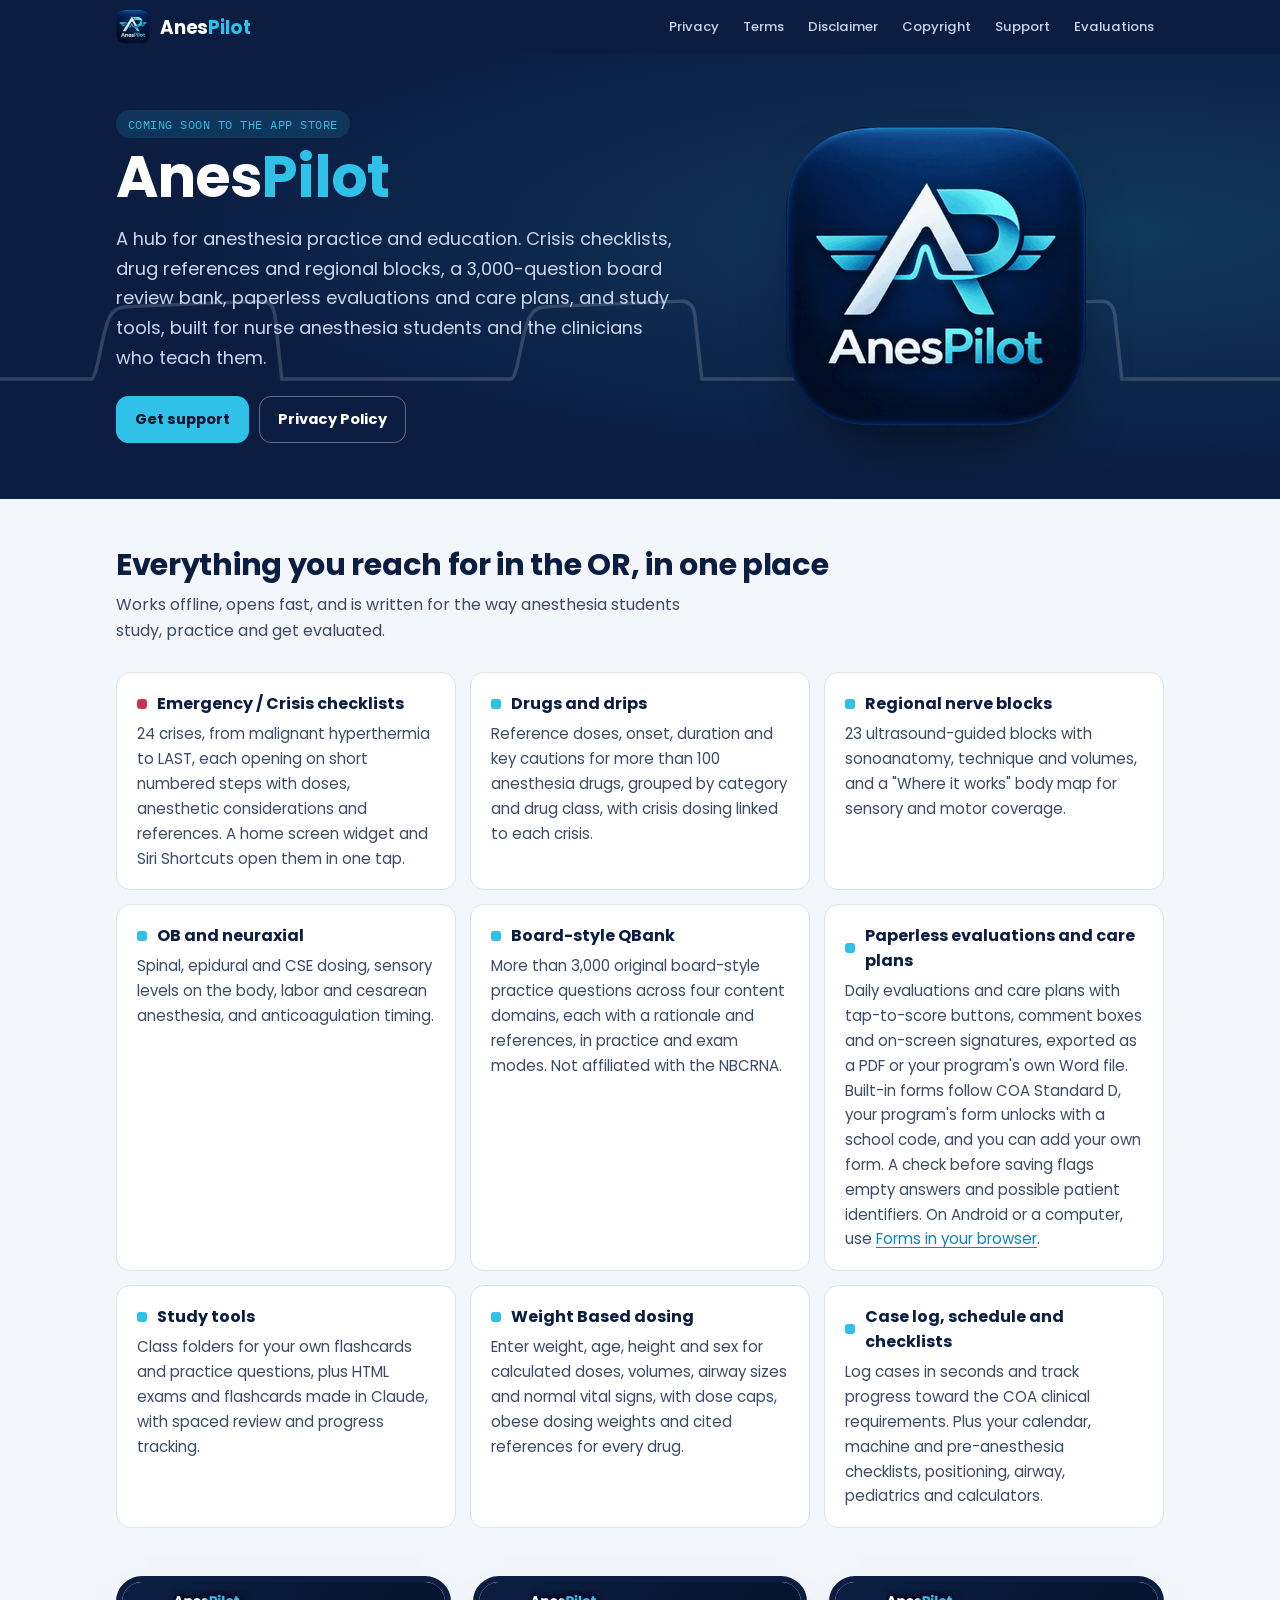
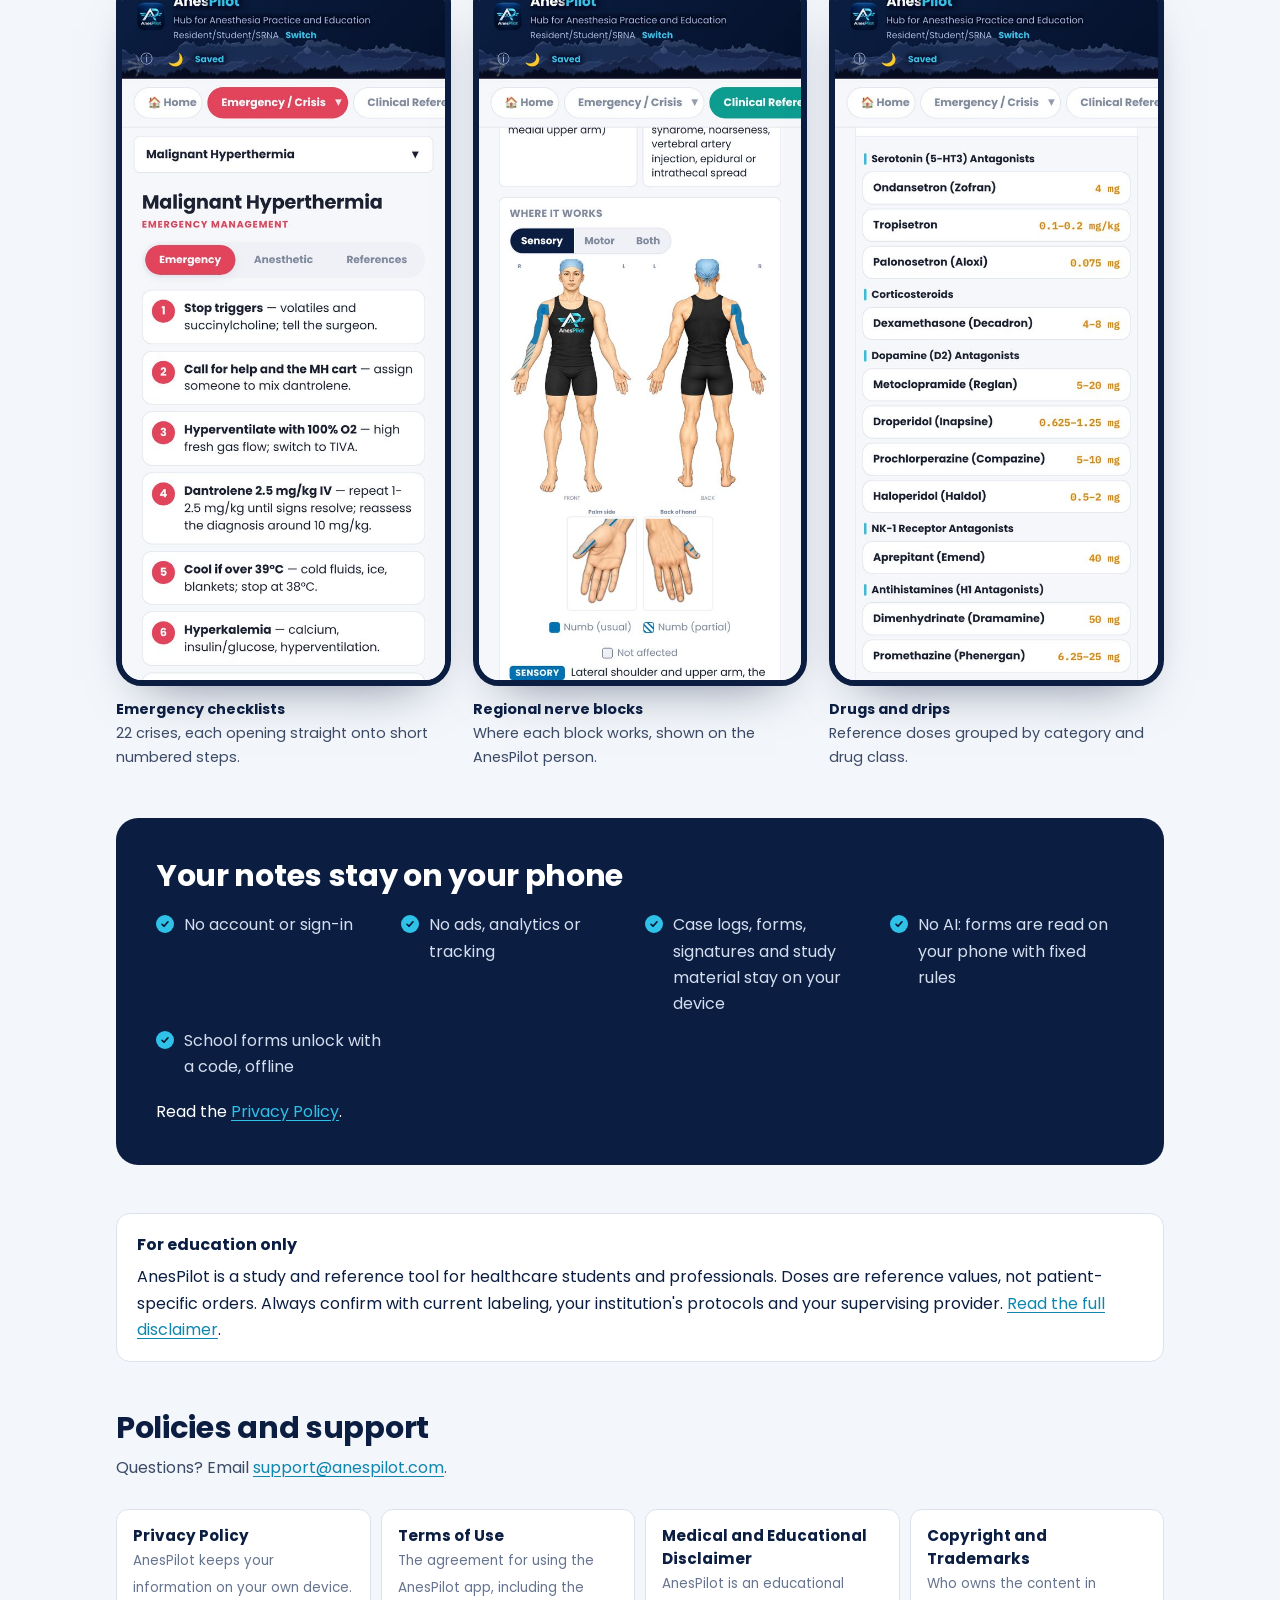
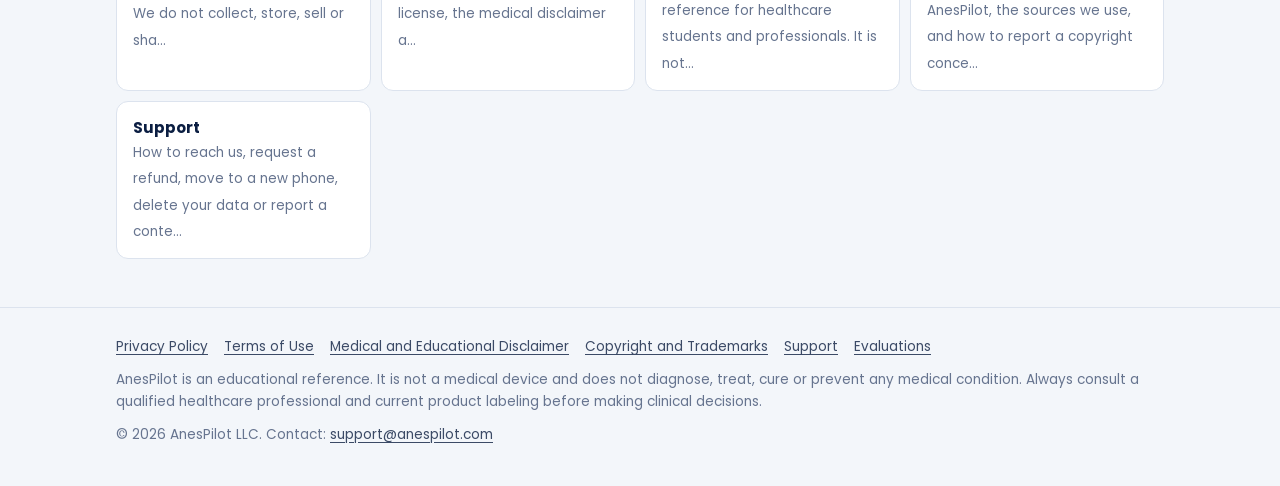
<file: index.html>
<!doctype html>
<html lang="en"><head><meta charset="utf-8"><meta name="viewport" content="width=device-width, initial-scale=1, viewport-fit=cover"><meta name="description" content="AnesPilot: crisis checklists, drug and block references, a board review question bank, paperless evaluations and care plans, and study tools for nurse anesthesia students."><link rel="icon" href="/assets/logo-96.png"><title>AnesPilot</title>
<style>@font-face{font-family:'Poppins';font-style:normal;font-weight:400;font-display:swap;src:url([data-uri]) format('woff')}
@font-face{font-family:'Poppins';font-style:normal;font-weight:500;font-display:swap;src:url([data-uri]) format('woff')}
@font-face{font-family:'Poppins';font-style:normal;font-weight:600 800;font-display:swap;src:url([data-uri]) format('woff')}
@font-face{font-family:'IBM Plex Mono';font-style:normal;font-weight:400 500;font-display:swap;src:url([data-uri]) format('woff')}
/* Layout: one reading column (66ch) with a sticky contents rail on wide screens; home is a stacked set of bands.
   Palette and type follow the app: deep navy, the logo's cyan, Poppins; IBM Plex Mono for dates and labels. */
:root{
  --bg:#F3F6FA; --surface:#FFFFFF; --ink:#0B1E42; --ink-2:#3B4A66; --muted:#66748F; --line:#DCE3EE;
  --accent:#0E86AE; --accent-soft:#E2F4FA; --brand:#2FC1E8; --alert:#C8364D; --alert-soft:#FBE9EC; --mark:#FFE7A8; --mark-ink:#5A3D00;
  --f-display:'Poppins', ui-sans-serif, system-ui, -apple-system, 'Segoe UI', sans-serif;
  --f-body:'Poppins', ui-sans-serif, system-ui, -apple-system, 'Segoe UI', sans-serif;
  --f-mono:'IBM Plex Mono', ui-monospace, 'SF Mono', Menlo, monospace;
  --r:14px; --bezel:#0B1E42; color-scheme:light;
}
@media (prefers-color-scheme: dark){ :root:not([data-theme="light"]){
  --bg:#08111F; --surface:#0F1C31; --ink:#E8EEF8; --ink-2:#C2CEE2; --muted:#8E9DB8; --line:#22324D;
  --accent:#5FD0F0; --accent-soft:#0F2A3A; --brand:#2FC1E8; --alert:#F07186; --alert-soft:#3A1520; --mark:#5A4410; --mark-ink:#FFE7A8; --bezel:#1E2C45; color-scheme:dark } }
:root[data-theme="dark"]{
  --bg:#08111F; --surface:#0F1C31; --ink:#E8EEF8; --ink-2:#C2CEE2; --muted:#8E9DB8; --line:#22324D;
  --accent:#5FD0F0; --accent-soft:#0F2A3A; --brand:#2FC1E8; --alert:#F07186; --alert-soft:#3A1520; --mark:#5A4410; --mark-ink:#FFE7A8; --bezel:#1E2C45; color-scheme:dark }
*{box-sizing:border-box}
html{-webkit-text-size-adjust:100%}
body{margin:0;background:var(--bg);color:var(--ink);font:400 16px/1.65 var(--f-body);-webkit-font-smoothing:antialiased}
a{color:var(--accent);text-underline-offset:3px}
a:focus-visible,summary:focus-visible{outline:3px solid var(--brand);outline-offset:2px;border-radius:6px}
img{max-width:100%;height:auto}
.wrap{max-width:1080px;margin:0 auto;padding-left:max(16px, env(safe-area-inset-left, 0px));padding-right:max(16px, env(safe-area-inset-right, 0px))}
mark.ph{background:var(--mark);color:var(--mark-ink);padding:0 4px;border-radius:4px;font:600 .85em var(--f-mono)}
/* header */
.top{position:sticky;top:env(safe-area-inset-top, 0px);z-index:5;background:var(--ink);color:#fff}
:root[data-theme="dark"] .top{background:#050C18}
@media (prefers-color-scheme: dark){ :root:not([data-theme="light"]) .top{background:#050C18} }
.top .wrap{display:flex;align-items:center;gap:16px;padding-block:10px;flex-wrap:wrap}
.brand{display:flex;align-items:center;gap:10px;color:#fff;text-decoration:none;font:700 1.15rem var(--f-display);letter-spacing:-.01em}
.brand img{width:34px;height:34px;border-radius:9px}
.brand b{color:var(--brand);font-weight:700}
.nav{display:flex;gap:4px;flex-wrap:wrap;margin-left:auto}
.nav a{color:#C9D5EA;text-decoration:none;font:500 .82rem var(--f-display);padding:6px 10px;border-radius:999px}
.nav a:hover{color:#fff;background:rgba(255,255,255,.08)}
.nav a[aria-current="page"]{color:#06122A;background:var(--brand)}
/* policy pages */
.phead{padding-block:40px 8px}
.eyebrow{font:500 .74rem var(--f-mono);letter-spacing:.08em;text-transform:uppercase;color:var(--muted)}
h1{font:700 clamp(1.8rem, 4vw, 2.6rem)/1.15 var(--f-display);letter-spacing:-.02em;margin:.25em 0 .35em;text-wrap:balance}
.lead{font-size:1.06rem;color:var(--ink-2);max-width:62ch;margin:0}
.meta{display:flex;gap:8px;flex-wrap:wrap;margin-top:16px}
.chip{font:500 .74rem var(--f-mono);border:1px solid var(--line);background:var(--surface);color:var(--ink-2);border-radius:999px;padding:4px 10px}
.layout{display:grid;grid-template-columns:minmax(0,1fr);gap:32px;padding-block:24px 64px}
@media (min-width:920px){ .layout{grid-template-columns:230px minmax(0,1fr)} }
.toc{font-size:.85rem}
@media (min-width:920px){ .toc{position:sticky;top:84px;align-self:start;max-height:calc(100vh - 110px);overflow:auto} }
.toc details{background:var(--surface);border:1px solid var(--line);border-radius:var(--r);padding:12px 14px}
.toc summary{cursor:pointer;font:600 .8rem var(--f-display);color:var(--ink)}
.toc ol{list-style:none;margin:10px 0 0;padding:0;display:grid;gap:6px}
.toc a{color:var(--ink-2);text-decoration:none}
.toc a:hover{color:var(--accent);text-decoration:underline}
.doc{background:var(--surface);border:1px solid var(--line);border-radius:var(--r);padding:clamp(20px, 4vw, 44px);min-width:0}
.doc > *{max-width:68ch}
.doc h2{font:600 1.18rem/1.3 var(--f-display);margin:1.9em 0 .5em;scroll-margin-top:90px;text-wrap:balance}
.doc h2:first-child{margin-top:0}
.doc h3{font:600 1rem var(--f-display);margin:1.4em 0 .4em}
.doc p,.doc li{color:var(--ink-2)}
.doc strong{color:var(--ink)}
.doc ul,.doc ol{padding-left:1.25em}
.doc li{margin:.3em 0}
.doc blockquote{margin:1em 0;padding:12px 16px;border-left:3px solid var(--brand);background:var(--accent-soft);border-radius:0 10px 10px 0}
.doc table{border-collapse:collapse;width:100%;font-size:.92rem}
.doc .tw{overflow-x:auto}
.doc th,.doc td{border:1px solid var(--line);padding:8px 10px;text-align:left;vertical-align:top}
.backtop{margin-top:28px;font:500 .8rem var(--f-mono)}
/* home */
.hero{padding-block:56px 56px}
.hero .wrap{display:grid;gap:36px;align-items:center}
@media (min-width:860px){ .hero .wrap{grid-template-columns:minmax(0,1.1fr) minmax(0,.9fr)} }
.hero h1{font-size:clamp(2.3rem, 6vw, 3.6rem);margin:.1em 0 .25em}
.hero h1 b{color:var(--accent)}
.hero .lead{font-size:1.12rem}
.pill{display:inline-flex;align-items:center;gap:8px;font:500 .78rem var(--f-mono);letter-spacing:.04em;text-transform:uppercase;color:var(--accent);background:var(--accent-soft);border-radius:999px;padding:6px 12px}
.actions{display:flex;gap:10px;flex-wrap:wrap;margin-top:24px}
.btn{display:inline-flex;align-items:center;gap:8px;font:600 .92rem var(--f-display);text-decoration:none;border-radius:12px;padding:12px 18px;border:1px solid var(--line);color:var(--ink);background:var(--surface)}
.btn.primary{background:var(--ink);color:#fff;border-color:var(--ink)}
:root[data-theme="dark"] .btn.primary{background:var(--brand);color:#06122A;border-color:var(--brand)}
@media (prefers-color-scheme: dark){ :root:not([data-theme="light"]) .btn.primary{background:var(--brand);color:#06122A;border-color:var(--brand)} }
.logoart{justify-self:center;width:min(300px, 70vw);aspect-ratio:1;max-width:100%;border-radius:28%;box-shadow:0 30px 60px -28px rgba(11,30,66,.55)}
/* hero: dark band with a white EtCO2 waveform built into the background, drifting slowly across */
.hero{position:relative;overflow:hidden;background:#0B1E42;color:#fff;isolation:isolate}
:root[data-theme="dark"] .hero{background:#050C18}
@media (prefers-color-scheme: dark){ :root:not([data-theme="light"]) .hero{background:#050C18} }
.hero::before{content:"";position:absolute;left:0;right:0;top:50%;height:150px;transform:translateY(-10%);background-image:url("data:image/svg+xml,%3Csvg xmlns='http://www.w3.org/2000/svg' viewBox='0 0 240 60'%3E%3Cpath d='M0 54 H52 C56 54 58 26 63 18 C66 13 70 12.5 76 12.5 L150 9.5 C154 9.5 156 12 157 17 L161 54 H240' fill='none' stroke='%23FFFFFF' stroke-width='2' stroke-linejoin='round' stroke-linecap='round'/%3E%3C/svg%3E");background-repeat:repeat-x;background-size:420px 150px;opacity:.16;z-index:-1;animation:capdrift 70s linear infinite}
.hero::after{content:"";position:absolute;inset:0;background:radial-gradient(120% 90% at 85% 40%, rgba(47,193,232,.16), transparent 60%);z-index:-2}
@keyframes capdrift{from{background-position:0 0}to{background-position:-1680px 0}}
@media (max-width:640px){ .hero::before{top:auto;bottom:24%;height:110px;background-size:300px 110px;animation-duration:55s} @keyframes capdrift{from{background-position:0 0}to{background-position:-1200px 0}} }
@media (prefers-reduced-motion: reduce){ .hero::before{animation:none} }
.hero h1{color:#fff}
.hero h1 b{color:var(--brand)}
.hero .lead{color:#C9D5EA}
.hero .pill{color:var(--brand);background:rgba(47,193,232,.14)}
.hero .btn{background:transparent;color:#fff;border-color:rgba(255,255,255,.35)}
.hero .btn.primary{background:var(--brand);color:#06122A;border-color:var(--brand)}
.hero .logoart{box-shadow:0 30px 60px -24px rgba(0,0,0,.6)}
.band{padding-block:48px}
.band h2{font:700 clamp(1.4rem, 3vw, 1.9rem)/1.2 var(--f-display);letter-spacing:-.01em;margin:0 0 8px;text-wrap:balance}
.band .sub{color:var(--ink-2);margin:0 0 28px;max-width:60ch}
.features{display:grid;gap:14px;grid-template-columns:repeat(auto-fill, minmax(min(100%, 300px), 1fr))}
.feat{background:var(--surface);border:1px solid var(--line);border-radius:var(--r);padding:18px 20px}
.feat h3{font:600 1rem var(--f-display);margin:0 0 6px;display:flex;align-items:center;gap:10px}
.feat h3 .dot{width:10px;height:10px;border-radius:3px;background:var(--brand);flex:none}
.feat.crit h3 .dot{background:var(--alert)}
.feat p{margin:0;color:var(--ink-2);font-size:.94rem}
.shots{display:grid;gap:22px;grid-template-columns:repeat(auto-fit, minmax(min(100%, 230px), 1fr))}
.shot{margin:0}
.shot img{display:block;width:100%;border-radius:26px;border:6px solid var(--bezel);background:var(--bezel);box-shadow:0 24px 50px -30px rgba(11,30,66,.6)}
.shot figcaption{margin-top:12px;font-size:.9rem;color:var(--ink-2)}
.shot figcaption b{display:block;color:var(--ink);font-family:var(--f-display)}
.promise{background:var(--ink);color:#fff;border-radius:22px;padding:clamp(22px, 4vw, 40px);display:grid;gap:18px}
:root[data-theme="dark"] .promise{background:var(--surface);border:1px solid var(--line)}
@media (prefers-color-scheme: dark){ :root:not([data-theme="light"]) .promise{background:var(--surface);border:1px solid var(--line)} }
.promise h2{color:#fff;margin:0}
:root[data-theme="dark"] .promise h2{color:var(--ink)}
@media (prefers-color-scheme: dark){ :root:not([data-theme="light"]) .promise h2{color:var(--ink)} }
.promise ul{list-style:none;margin:0;padding:0;display:grid;gap:10px;grid-template-columns:repeat(auto-fit, minmax(min(100%, 220px), 1fr))}
.promise li{display:flex;gap:10px;color:#D4DEEE}
:root[data-theme="dark"] .promise li{color:var(--ink-2)}
@media (prefers-color-scheme: dark){ :root:not([data-theme="light"]) .promise li{color:var(--ink-2)} }
.promise li::before{content:"";flex:none;width:18px;height:18px;margin-top:3px;border-radius:50%;background:var(--brand) url("data:image/svg+xml,%3Csvg xmlns='http://www.w3.org/2000/svg' viewBox='0 0 24 24' fill='none' stroke='%2306122A' stroke-width='3.2' stroke-linecap='round' stroke-linejoin='round'%3E%3Cpath d='M6 12.5l4 4 8-9'/%3E%3C/svg%3E") center/12px no-repeat}
.promise a{color:var(--brand)}
.caution{border:1px solid var(--line);background:var(--surface);border-radius:var(--r);padding:18px 20px;display:grid;gap:6px}
.caution b{font-family:var(--f-display)}
.docs{display:grid;gap:10px;grid-template-columns:repeat(auto-fill, minmax(min(100%, 240px), 1fr))}
.docs a{display:block;background:var(--surface);border:1px solid var(--line);border-radius:12px;padding:14px 16px;text-decoration:none;color:var(--ink)}
.docs a span{display:block;font:600 .95rem var(--f-display)}
.docs a small{color:var(--muted);font-size:.84rem}
.docs a:hover{border-color:var(--accent)}
/* footer */
.foot{border-top:1px solid var(--line);padding-block:28px 40px;color:var(--muted);font-size:.85rem}
.foot .wrap{display:grid;gap:10px}
.foot nav{display:flex;flex-wrap:wrap;gap:6px 16px}
.foot a{color:var(--ink-2)}
</style></head><body>
<div id="top"></div><header class="top"><div class="wrap"><a class="brand" href="/"><img src="/assets/logo-96.png" alt="" width="34" height="34"><span>Anes<b>Pilot</b></span></a><nav class="nav" aria-label="Policies"><a href="/privacy/">Privacy</a><a href="/terms/">Terms</a><a href="/disclaimer/">Disclaimer</a><a href="/copyright/">Copyright</a><a href="/support/">Support</a><a href="/evaluations/">Evaluations</a></nav></div></header><main><section class="hero"><div class="wrap"><div><span class="pill">Coming soon to the App Store</span><h1>Anes<b>Pilot</b></h1><p class="lead">A hub for anesthesia practice and education. Crisis checklists, drug references and regional blocks, a 3,000-question board review bank, paperless evaluations and care plans, and study tools, built for nurse anesthesia students and the clinicians who teach them.</p><div class="actions"><a class="btn primary" href="/support/">Get support</a><a class="btn" href="/privacy/">Privacy Policy</a></div></div><img class="logoart" src="/assets/logo-600.png" alt="AnesPilot logo" width="300" height="300"></div></section><section class="band"><div class="wrap"><h2>Everything you reach for in the OR, in one place</h2><p class="sub">Works offline, opens fast, and is written for the way anesthesia students study, practice and get evaluated.</p><div class="features"><article class="feat crit"><h3><span class="dot"></span>Emergency / Crisis checklists</h3><p>24 crises, from malignant hyperthermia to LAST, each opening on short numbered steps with doses, anesthetic considerations and references. A home screen widget and Siri Shortcuts open them in one tap.</p></article><article class="feat "><h3><span class="dot"></span>Drugs and drips</h3><p>Reference doses, onset, duration and key cautions for more than 100 anesthesia drugs, grouped by category and drug class, with crisis dosing linked to each crisis.</p></article><article class="feat "><h3><span class="dot"></span>Regional nerve blocks</h3><p>23 ultrasound-guided blocks with sonoanatomy, technique and volumes, and a &quot;Where it works&quot; body map for sensory and motor coverage.</p></article><article class="feat "><h3><span class="dot"></span>OB and neuraxial</h3><p>Spinal, epidural and CSE dosing, sensory levels on the body, labor and cesarean anesthesia, and anticoagulation timing.</p></article><article class="feat "><h3><span class="dot"></span>Board-style QBank</h3><p>More than 3,000 original board-style practice questions across four content domains, each with a rationale and references, in practice and exam modes. Not affiliated with the NBCRNA.</p></article><article class="feat "><h3><span class="dot"></span>Paperless evaluations and care plans</h3><p>Daily evaluations and care plans with tap-to-score buttons, comment boxes and on-screen signatures, exported as a PDF or your program's own Word file. Built-in forms follow COA Standard D, your program's form unlocks with a school code, and you can add your own form. A check before saving flags empty answers and possible patient identifiers. On Android or a computer, use <a href="/forms/">Forms in your browser</a>.</p></article><article class="feat "><h3><span class="dot"></span>Study tools</h3><p>Class folders for your own flashcards and practice questions, plus HTML exams and flashcards made in Claude, with spaced review and progress tracking.</p></article><article class="feat "><h3><span class="dot"></span>Weight Based dosing</h3><p>Enter weight, age, height and sex for calculated doses, volumes, airway sizes and normal vital signs, with dose caps, obese dosing weights and cited references for every drug.</p></article><article class="feat "><h3><span class="dot"></span>Case log, schedule and checklists</h3><p>Log cases in seconds and track progress toward the COA clinical requirements. Plus your calendar, machine and pre-anesthesia checklists, positioning, airway, pediatrics and calculators.</p></article></div></div></div></section><section class="band" style="padding-top:0"><div class="wrap"><div class="shots"><figure class="shot"><img src="/assets/shot-crisis.jpg" alt="AnesPilot screen: Emergency checklists" width="390" height="844" loading="lazy"><figcaption><b>Emergency checklists</b>22 crises, each opening straight onto short numbered steps.</figcaption></figure><figure class="shot"><img src="/assets/shot-blocks.jpg" alt="AnesPilot screen: Regional nerve blocks" width="390" height="844" loading="lazy"><figcaption><b>Regional nerve blocks</b>Where each block works, shown on the AnesPilot person.</figcaption></figure><figure class="shot"><img src="/assets/shot-drugs.jpg" alt="AnesPilot screen: Drugs and drips" width="390" height="844" loading="lazy"><figcaption><b>Drugs and drips</b>Reference doses grouped by category and drug class.</figcaption></figure></div></div></section><section class="band" style="padding-top:0"><div class="wrap"><div class="promise"><h2>Your notes stay on your phone</h2><ul><li>No account or sign-in</li><li>No ads, analytics or tracking</li><li>Case logs, forms, signatures and study material stay on your device</li><li>No AI: forms are read on your phone with fixed rules</li><li>School forms unlock with a code, offline</li></ul><p style="margin:0">Read the <a href="/privacy/">Privacy Policy</a>.</p></div></div></section><section class="band" style="padding-top:0"><div class="wrap"><div class="caution"><b>For education only</b><span>AnesPilot is a study and reference tool for healthcare students and professionals. Doses are reference values, not patient-specific orders. Always confirm with current labeling, your institution's protocols and your supervising provider. <a href="/disclaimer/">Read the full disclaimer</a>.</span></div></div></section><section class="band" style="padding-top:0"><div class="wrap"><h2>Policies and support</h2><p class="sub">Questions? Email <a href="mailto:support@anespilot.com">support@anespilot.com</a>.</p><div class="docs"><a href="/privacy/"><span>Privacy Policy</span><small>AnesPilot keeps your information on your own device. We do not collect, store, sell or sha...</small></a><a href="/terms/"><span>Terms of Use</span><small>The agreement for using the AnesPilot app, including the license, the medical disclaimer a...</small></a><a href="/disclaimer/"><span>Medical and Educational Disclaimer</span><small>AnesPilot is an educational reference for healthcare students and professionals. It is not...</small></a><a href="/copyright/"><span>Copyright and Trademarks</span><small>Who owns the content in AnesPilot, the sources we use, and how to report a copyright conce...</small></a><a href="/support/"><span>Support</span><small>How to reach us, request a refund, move to a new phone, delete your data or report a conte...</small></a></div></div></section></main><footer class="foot"><div class="wrap"><nav aria-label="Footer"><a href="/privacy/">Privacy Policy</a><a href="/terms/">Terms of Use</a><a href="/disclaimer/">Medical and Educational Disclaimer</a><a href="/copyright/">Copyright and Trademarks</a><a href="/support/">Support</a><a href="/evaluations/">Evaluations</a></nav><p style="margin:0">AnesPilot is an educational reference. It is not a medical device and does not diagnose, treat, cure or prevent any medical condition. Always consult a qualified healthcare professional and current product labeling before making clinical decisions.</p><p style="margin:0">&copy; 2026 AnesPilot LLC. Contact: <a href="mailto:support@anespilot.com">support@anespilot.com</a></p></div></footer>
</body></html>
</file>
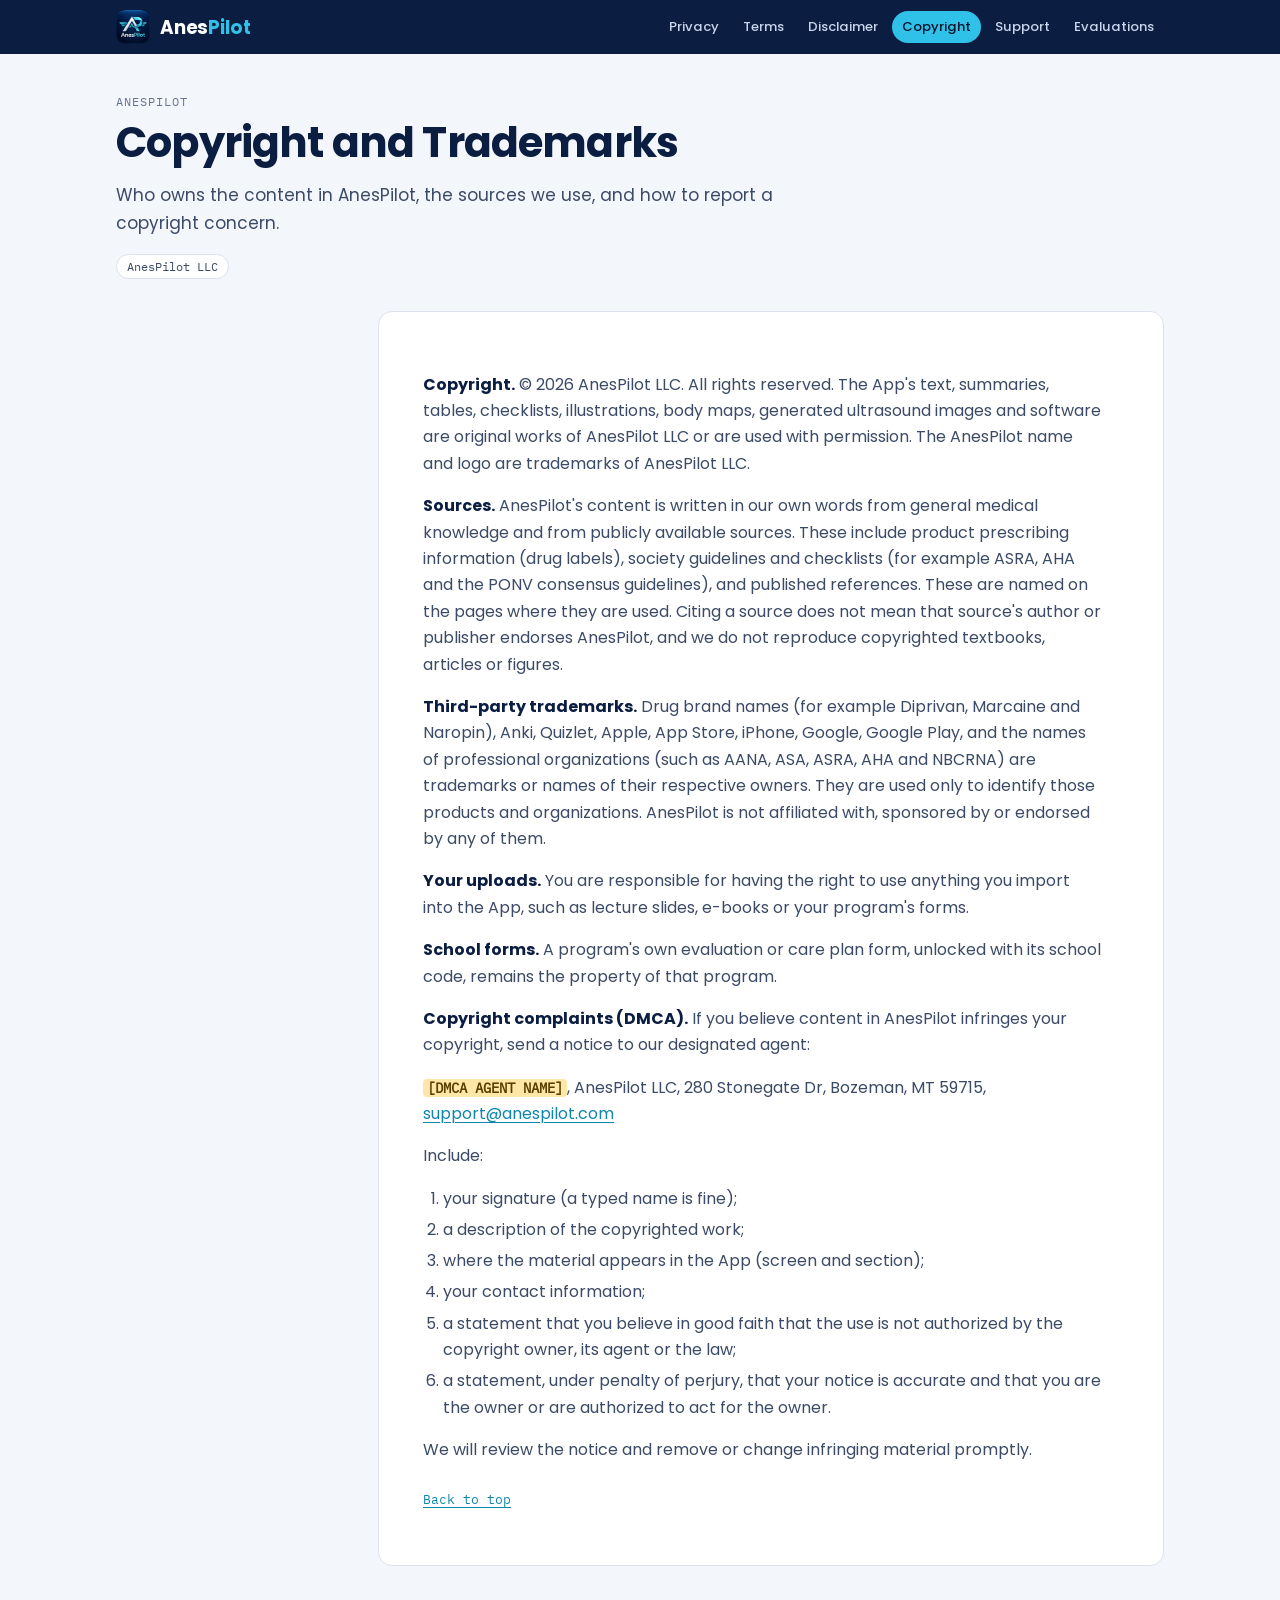
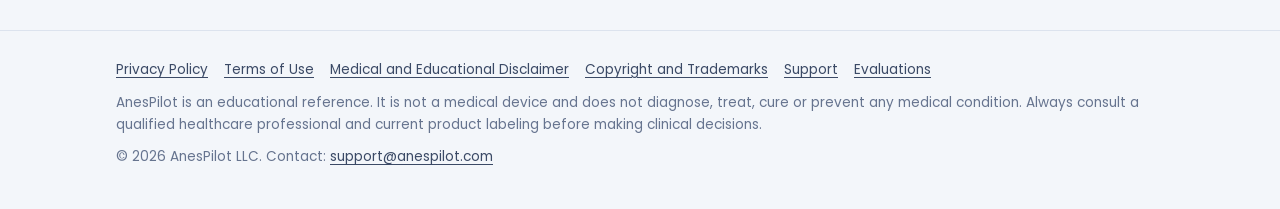
<file: copyright/index.html>
<!doctype html>
<html lang="en"><head><meta charset="utf-8"><meta name="viewport" content="width=device-width, initial-scale=1, viewport-fit=cover"><meta name="description" content="Who owns the content in AnesPilot, the sources we use, and how to report a copyright concern."><link rel="icon" href="/assets/logo-96.png"><title>Copyright and Trademarks | AnesPilot</title><style>@font-face{font-family:'Poppins';font-style:normal;font-weight:400;font-display:swap;src:url([data-uri]) format('woff')}
@font-face{font-family:'Poppins';font-style:normal;font-weight:500;font-display:swap;src:url([data-uri]) format('woff')}
@font-face{font-family:'Poppins';font-style:normal;font-weight:600 800;font-display:swap;src:url([data-uri]) format('woff')}
@font-face{font-family:'IBM Plex Mono';font-style:normal;font-weight:400 500;font-display:swap;src:url([data-uri]) format('woff')}
/* Layout: one reading column (66ch) with a sticky contents rail on wide screens; home is a stacked set of bands.
   Palette and type follow the app: deep navy, the logo's cyan, Poppins; IBM Plex Mono for dates and labels. */
:root{
  --bg:#F3F6FA; --surface:#FFFFFF; --ink:#0B1E42; --ink-2:#3B4A66; --muted:#66748F; --line:#DCE3EE;
  --accent:#0E86AE; --accent-soft:#E2F4FA; --brand:#2FC1E8; --alert:#C8364D; --alert-soft:#FBE9EC; --mark:#FFE7A8; --mark-ink:#5A3D00;
  --f-display:'Poppins', ui-sans-serif, system-ui, -apple-system, 'Segoe UI', sans-serif;
  --f-body:'Poppins', ui-sans-serif, system-ui, -apple-system, 'Segoe UI', sans-serif;
  --f-mono:'IBM Plex Mono', ui-monospace, 'SF Mono', Menlo, monospace;
  --r:14px; --bezel:#0B1E42; color-scheme:light;
}
@media (prefers-color-scheme: dark){ :root:not([data-theme="light"]){
  --bg:#08111F; --surface:#0F1C31; --ink:#E8EEF8; --ink-2:#C2CEE2; --muted:#8E9DB8; --line:#22324D;
  --accent:#5FD0F0; --accent-soft:#0F2A3A; --brand:#2FC1E8; --alert:#F07186; --alert-soft:#3A1520; --mark:#5A4410; --mark-ink:#FFE7A8; --bezel:#1E2C45; color-scheme:dark } }
:root[data-theme="dark"]{
  --bg:#08111F; --surface:#0F1C31; --ink:#E8EEF8; --ink-2:#C2CEE2; --muted:#8E9DB8; --line:#22324D;
  --accent:#5FD0F0; --accent-soft:#0F2A3A; --brand:#2FC1E8; --alert:#F07186; --alert-soft:#3A1520; --mark:#5A4410; --mark-ink:#FFE7A8; --bezel:#1E2C45; color-scheme:dark }
*{box-sizing:border-box}
html{-webkit-text-size-adjust:100%}
body{margin:0;background:var(--bg);color:var(--ink);font:400 16px/1.65 var(--f-body);-webkit-font-smoothing:antialiased}
a{color:var(--accent);text-underline-offset:3px}
a:focus-visible,summary:focus-visible{outline:3px solid var(--brand);outline-offset:2px;border-radius:6px}
img{max-width:100%;height:auto}
.wrap{max-width:1080px;margin:0 auto;padding-left:max(16px, env(safe-area-inset-left, 0px));padding-right:max(16px, env(safe-area-inset-right, 0px))}
mark.ph{background:var(--mark);color:var(--mark-ink);padding:0 4px;border-radius:4px;font:600 .85em var(--f-mono)}
/* header */
.top{position:sticky;top:env(safe-area-inset-top, 0px);z-index:5;background:var(--ink);color:#fff}
:root[data-theme="dark"] .top{background:#050C18}
@media (prefers-color-scheme: dark){ :root:not([data-theme="light"]) .top{background:#050C18} }
.top .wrap{display:flex;align-items:center;gap:16px;padding-block:10px;flex-wrap:wrap}
.brand{display:flex;align-items:center;gap:10px;color:#fff;text-decoration:none;font:700 1.15rem var(--f-display);letter-spacing:-.01em}
.brand img{width:34px;height:34px;border-radius:9px}
.brand b{color:var(--brand);font-weight:700}
.nav{display:flex;gap:4px;flex-wrap:wrap;margin-left:auto}
.nav a{color:#C9D5EA;text-decoration:none;font:500 .82rem var(--f-display);padding:6px 10px;border-radius:999px}
.nav a:hover{color:#fff;background:rgba(255,255,255,.08)}
.nav a[aria-current="page"]{color:#06122A;background:var(--brand)}
/* policy pages */
.phead{padding-block:40px 8px}
.eyebrow{font:500 .74rem var(--f-mono);letter-spacing:.08em;text-transform:uppercase;color:var(--muted)}
h1{font:700 clamp(1.8rem, 4vw, 2.6rem)/1.15 var(--f-display);letter-spacing:-.02em;margin:.25em 0 .35em;text-wrap:balance}
.lead{font-size:1.06rem;color:var(--ink-2);max-width:62ch;margin:0}
.meta{display:flex;gap:8px;flex-wrap:wrap;margin-top:16px}
.chip{font:500 .74rem var(--f-mono);border:1px solid var(--line);background:var(--surface);color:var(--ink-2);border-radius:999px;padding:4px 10px}
.layout{display:grid;grid-template-columns:minmax(0,1fr);gap:32px;padding-block:24px 64px}
@media (min-width:920px){ .layout{grid-template-columns:230px minmax(0,1fr)} }
.toc{font-size:.85rem}
@media (min-width:920px){ .toc{position:sticky;top:84px;align-self:start;max-height:calc(100vh - 110px);overflow:auto} }
.toc details{background:var(--surface);border:1px solid var(--line);border-radius:var(--r);padding:12px 14px}
.toc summary{cursor:pointer;font:600 .8rem var(--f-display);color:var(--ink)}
.toc ol{list-style:none;margin:10px 0 0;padding:0;display:grid;gap:6px}
.toc a{color:var(--ink-2);text-decoration:none}
.toc a:hover{color:var(--accent);text-decoration:underline}
.doc{background:var(--surface);border:1px solid var(--line);border-radius:var(--r);padding:clamp(20px, 4vw, 44px);min-width:0}
.doc > *{max-width:68ch}
.doc h2{font:600 1.18rem/1.3 var(--f-display);margin:1.9em 0 .5em;scroll-margin-top:90px;text-wrap:balance}
.doc h2:first-child{margin-top:0}
.doc h3{font:600 1rem var(--f-display);margin:1.4em 0 .4em}
.doc p,.doc li{color:var(--ink-2)}
.doc strong{color:var(--ink)}
.doc ul,.doc ol{padding-left:1.25em}
.doc li{margin:.3em 0}
.doc blockquote{margin:1em 0;padding:12px 16px;border-left:3px solid var(--brand);background:var(--accent-soft);border-radius:0 10px 10px 0}
.doc table{border-collapse:collapse;width:100%;font-size:.92rem}
.doc .tw{overflow-x:auto}
.doc th,.doc td{border:1px solid var(--line);padding:8px 10px;text-align:left;vertical-align:top}
.backtop{margin-top:28px;font:500 .8rem var(--f-mono)}
/* home */
.hero{padding-block:56px 32px}
.hero .wrap{display:grid;gap:36px;align-items:center}
@media (min-width:860px){ .hero .wrap{grid-template-columns:minmax(0,1.1fr) minmax(0,.9fr)} }
.hero h1{font-size:clamp(2.3rem, 6vw, 3.6rem);margin:.1em 0 .25em}
.hero h1 b{color:var(--accent)}
.hero .lead{font-size:1.12rem}
.pill{display:inline-flex;align-items:center;gap:8px;font:500 .78rem var(--f-mono);letter-spacing:.04em;text-transform:uppercase;color:var(--accent);background:var(--accent-soft);border-radius:999px;padding:6px 12px}
.actions{display:flex;gap:10px;flex-wrap:wrap;margin-top:24px}
.btn{display:inline-flex;align-items:center;gap:8px;font:600 .92rem var(--f-display);text-decoration:none;border-radius:12px;padding:12px 18px;border:1px solid var(--line);color:var(--ink);background:var(--surface)}
.btn.primary{background:var(--ink);color:#fff;border-color:var(--ink)}
:root[data-theme="dark"] .btn.primary{background:var(--brand);color:#06122A;border-color:var(--brand)}
@media (prefers-color-scheme: dark){ :root:not([data-theme="light"]) .btn.primary{background:var(--brand);color:#06122A;border-color:var(--brand)} }
.logoart{justify-self:center;width:min(300px, 70vw);aspect-ratio:1;max-width:100%;border-radius:28%;box-shadow:0 30px 60px -28px rgba(11,30,66,.55)}
.trace{display:block;width:100%;height:56px;color:var(--brand)}
.band{padding-block:48px}
.band h2{font:700 clamp(1.4rem, 3vw, 1.9rem)/1.2 var(--f-display);letter-spacing:-.01em;margin:0 0 8px;text-wrap:balance}
.band .sub{color:var(--ink-2);margin:0 0 28px;max-width:60ch}
.features{display:grid;gap:14px;grid-template-columns:repeat(auto-fill, minmax(min(100%, 300px), 1fr))}
.feat{background:var(--surface);border:1px solid var(--line);border-radius:var(--r);padding:18px 20px}
.feat h3{font:600 1rem var(--f-display);margin:0 0 6px;display:flex;align-items:center;gap:10px}
.feat h3 .dot{width:10px;height:10px;border-radius:3px;background:var(--brand);flex:none}
.feat.crit h3 .dot{background:var(--alert)}
.feat p{margin:0;color:var(--ink-2);font-size:.94rem}
.shots{display:grid;gap:22px;grid-template-columns:repeat(auto-fit, minmax(min(100%, 230px), 1fr))}
.shot{margin:0}
.shot img{display:block;width:100%;border-radius:26px;border:6px solid var(--bezel);background:var(--bezel);box-shadow:0 24px 50px -30px rgba(11,30,66,.6)}
.shot figcaption{margin-top:12px;font-size:.9rem;color:var(--ink-2)}
.shot figcaption b{display:block;color:var(--ink);font-family:var(--f-display)}
.promise{background:var(--ink);color:#fff;border-radius:22px;padding:clamp(22px, 4vw, 40px);display:grid;gap:18px}
:root[data-theme="dark"] .promise{background:var(--surface);border:1px solid var(--line)}
@media (prefers-color-scheme: dark){ :root:not([data-theme="light"]) .promise{background:var(--surface);border:1px solid var(--line)} }
.promise h2{color:#fff;margin:0}
:root[data-theme="dark"] .promise h2{color:var(--ink)}
@media (prefers-color-scheme: dark){ :root:not([data-theme="light"]) .promise h2{color:var(--ink)} }
.promise ul{list-style:none;margin:0;padding:0;display:grid;gap:10px;grid-template-columns:repeat(auto-fit, minmax(min(100%, 220px), 1fr))}
.promise li{display:flex;gap:10px;color:#D4DEEE}
:root[data-theme="dark"] .promise li{color:var(--ink-2)}
@media (prefers-color-scheme: dark){ :root:not([data-theme="light"]) .promise li{color:var(--ink-2)} }
.promise li::before{content:"";flex:none;width:18px;height:18px;margin-top:3px;border-radius:50%;background:var(--brand) url("data:image/svg+xml,%3Csvg xmlns='http://www.w3.org/2000/svg' viewBox='0 0 24 24' fill='none' stroke='%2306122A' stroke-width='3.2' stroke-linecap='round' stroke-linejoin='round'%3E%3Cpath d='M6 12.5l4 4 8-9'/%3E%3C/svg%3E") center/12px no-repeat}
.promise a{color:var(--brand)}
.caution{border:1px solid var(--line);background:var(--surface);border-radius:var(--r);padding:18px 20px;display:grid;gap:6px}
.caution b{font-family:var(--f-display)}
.docs{display:grid;gap:10px;grid-template-columns:repeat(auto-fill, minmax(min(100%, 240px), 1fr))}
.docs a{display:block;background:var(--surface);border:1px solid var(--line);border-radius:12px;padding:14px 16px;text-decoration:none;color:var(--ink)}
.docs a span{display:block;font:600 .95rem var(--f-display)}
.docs a small{color:var(--muted);font-size:.84rem}
.docs a:hover{border-color:var(--accent)}
/* footer */
.foot{border-top:1px solid var(--line);padding-block:28px 40px;color:var(--muted);font-size:.85rem}
.foot .wrap{display:grid;gap:10px}
.foot nav{display:flex;flex-wrap:wrap;gap:6px 16px}
.foot a{color:var(--ink-2)}
</style></head><body id="top"><header class="top"><div class="wrap"><a class="brand" href="/"><img src="/assets/logo-96.png" alt="" width="34" height="34"><span>Anes<b>Pilot</b></span></a><nav class="nav" aria-label="Policies"><a href="/privacy/">Privacy</a><a href="/terms/">Terms</a><a href="/disclaimer/">Disclaimer</a><a href="/copyright/" aria-current="page">Copyright</a><a href="/support/">Support</a><a href="/evaluations/">Evaluations</a></nav></div></header><main><section class="phead"><div class="wrap"><div class="eyebrow">AnesPilot</div><h1>Copyright and Trademarks</h1><p class="lead">Who owns the content in AnesPilot, the sources we use, and how to report a copyright concern.</p><div class="meta"><span class="chip">AnesPilot LLC</span></div></div></section><div class="wrap layout"><div></div><article class="doc"><p><strong>Copyright.</strong> © 2026 AnesPilot LLC. All rights reserved. The App's text, summaries, tables, checklists, illustrations, body maps, generated ultrasound images and software are original works of AnesPilot LLC or are used with permission. The AnesPilot name and logo are trademarks of AnesPilot LLC.</p>
<p><strong>Sources.</strong> AnesPilot's content is written in our own words from general medical knowledge and from publicly available sources. These include product prescribing information (drug labels), society guidelines and checklists (for example ASRA, AHA and the PONV consensus guidelines), and published references. These are named on the pages where they are used. Citing a source does not mean that source's author or publisher endorses AnesPilot, and we do not reproduce copyrighted textbooks, articles or figures.</p>
<p><strong>Third-party trademarks.</strong> Drug brand names (for example Diprivan, Marcaine and Naropin), Anki, Quizlet, Apple, App Store, iPhone, Google, Google Play, and the names of professional organizations (such as AANA, ASA, ASRA, AHA and NBCRNA) are trademarks or names of their respective owners. They are used only to identify those products and organizations. AnesPilot is not affiliated with, sponsored by or endorsed by any of them.</p>
<p><strong>Your uploads.</strong> You are responsible for having the right to use anything you import into the App, such as lecture slides, e-books or your program's forms.</p>
<p><strong>School forms.</strong> A program's own evaluation or care plan form, unlocked with its school code, remains the property of that program.</p>
<p><strong>Copyright complaints (DMCA).</strong> If you believe content in AnesPilot infringes your copyright, send a notice to our designated agent:</p>
<p><mark class="ph">[DMCA AGENT NAME]</mark>, AnesPilot LLC, 280 Stonegate Dr, Bozeman, MT 59715, <a href="mailto:support@anespilot.com">support@anespilot.com</a></p>
<p>Include:</p>
<ol>
<li>your signature (a typed name is fine);</li>
<li>a description of the copyrighted work;</li>
<li>where the material appears in the App (screen and section);</li>
<li>your contact information;</li>
<li>a statement that you believe in good faith that the use is not authorized by the copyright owner, its agent or the law;</li>
<li>a statement, under penalty of perjury, that your notice is accurate and that you are the owner or are authorized to act for the owner.</li>
</ol>
<p>We will review the notice and remove or change infringing material promptly.</p><p class="backtop"><a href="#top">Back to top</a></p></article></div></main><footer class="foot"><div class="wrap"><nav aria-label="Footer"><a href="/privacy/">Privacy Policy</a><a href="/terms/">Terms of Use</a><a href="/disclaimer/">Medical and Educational Disclaimer</a><a href="/copyright/">Copyright and Trademarks</a><a href="/support/">Support</a><a href="/evaluations/">Evaluations</a></nav><p style="margin:0">AnesPilot is an educational reference. It is not a medical device and does not diagnose, treat, cure or prevent any medical condition. Always consult a qualified healthcare professional and current product labeling before making clinical decisions.</p><p style="margin:0">&copy; 2026 AnesPilot LLC. Contact: <a href="mailto:support@anespilot.com">support@anespilot.com</a></p></div></footer></body></html>
</file>
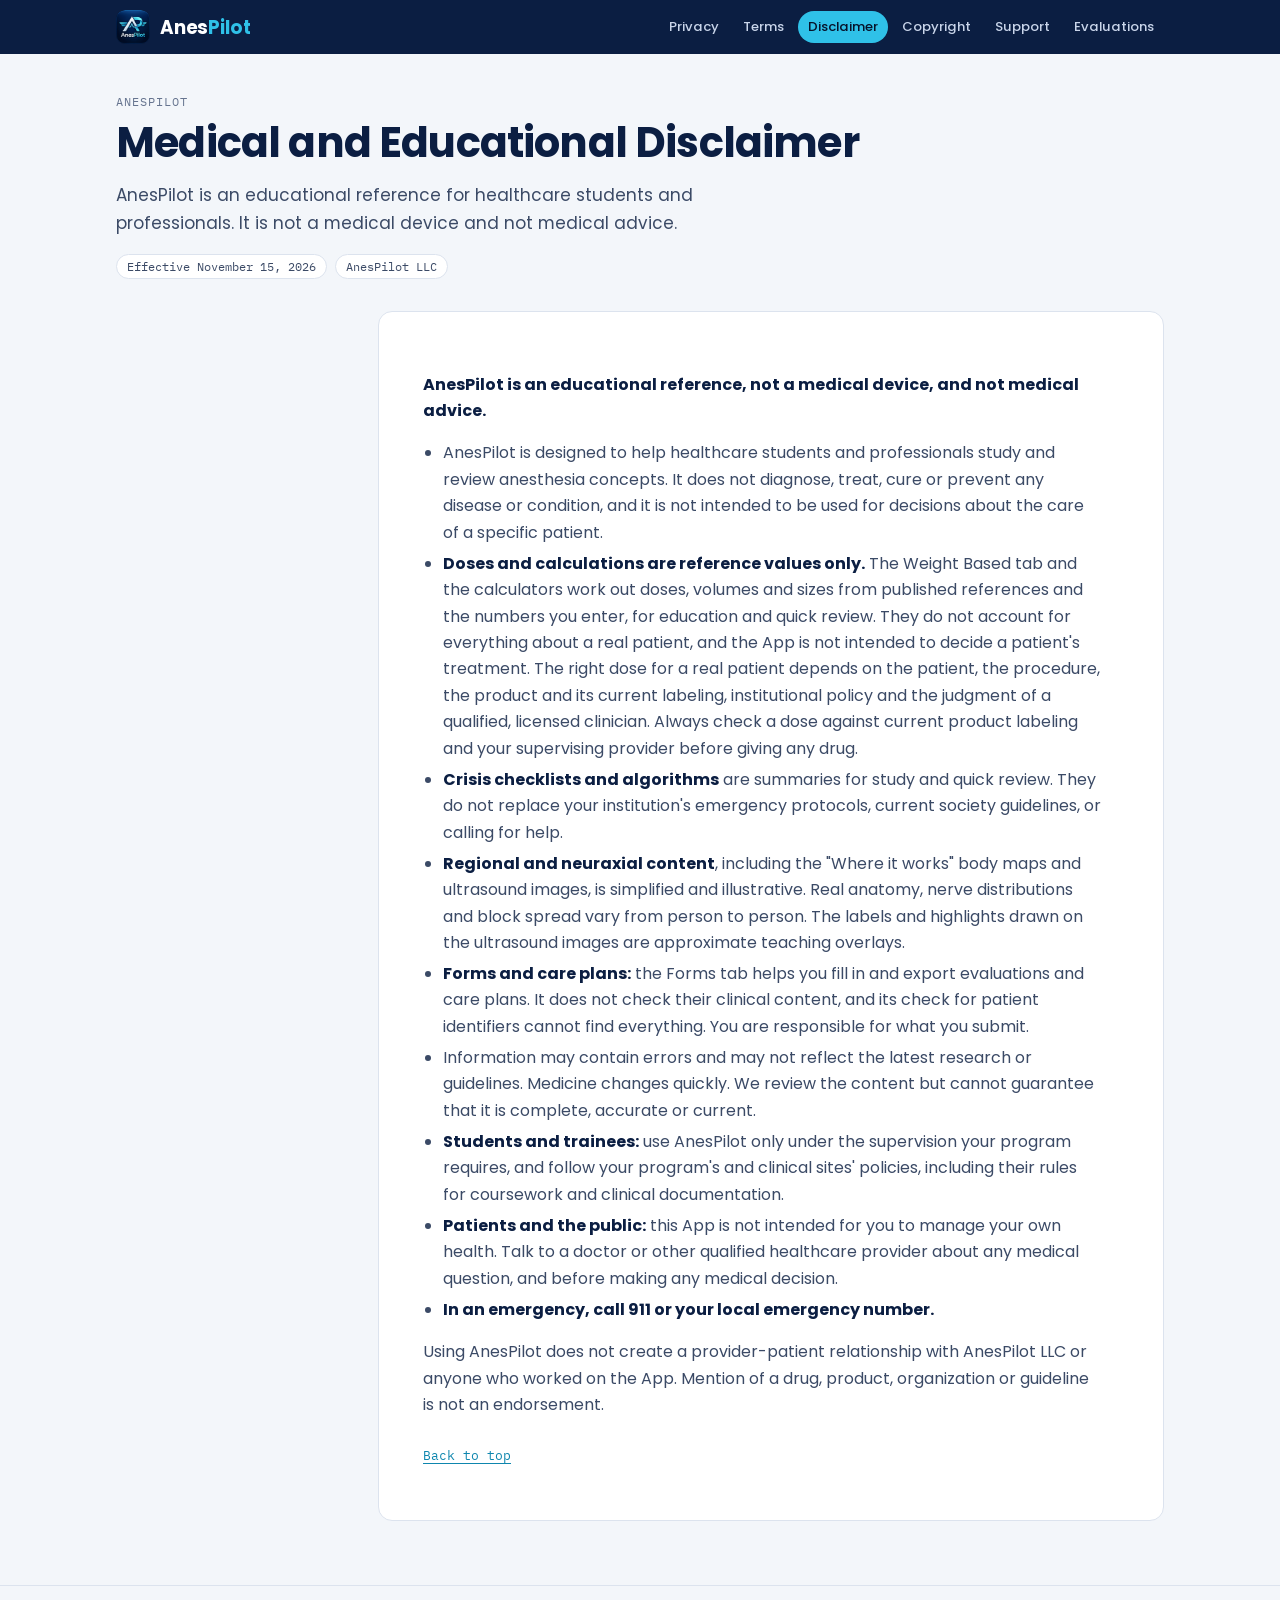
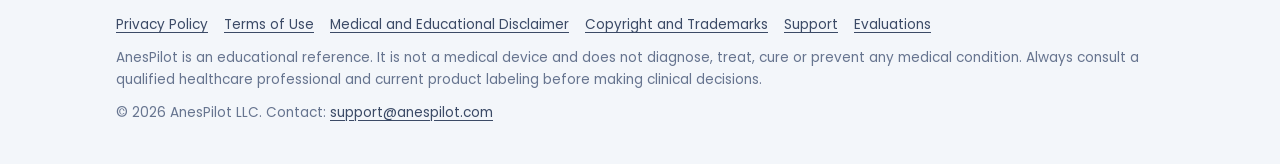
<file: disclaimer/index.html>
<!doctype html>
<html lang="en"><head><meta charset="utf-8"><meta name="viewport" content="width=device-width, initial-scale=1, viewport-fit=cover"><meta name="description" content="AnesPilot is an educational reference for healthcare students and professionals. It is not a medical device and not medical advice."><link rel="icon" href="/assets/logo-96.png"><title>Medical and Educational Disclaimer | AnesPilot</title><style>@font-face{font-family:'Poppins';font-style:normal;font-weight:400;font-display:swap;src:url([data-uri]) format('woff')}
@font-face{font-family:'Poppins';font-style:normal;font-weight:500;font-display:swap;src:url([data-uri]) format('woff')}
@font-face{font-family:'Poppins';font-style:normal;font-weight:600 800;font-display:swap;src:url([data-uri]) format('woff')}
@font-face{font-family:'IBM Plex Mono';font-style:normal;font-weight:400 500;font-display:swap;src:url([data-uri]) format('woff')}
/* Layout: one reading column (66ch) with a sticky contents rail on wide screens; home is a stacked set of bands.
   Palette and type follow the app: deep navy, the logo's cyan, Poppins; IBM Plex Mono for dates and labels. */
:root{
  --bg:#F3F6FA; --surface:#FFFFFF; --ink:#0B1E42; --ink-2:#3B4A66; --muted:#66748F; --line:#DCE3EE;
  --accent:#0E86AE; --accent-soft:#E2F4FA; --brand:#2FC1E8; --alert:#C8364D; --alert-soft:#FBE9EC; --mark:#FFE7A8; --mark-ink:#5A3D00;
  --f-display:'Poppins', ui-sans-serif, system-ui, -apple-system, 'Segoe UI', sans-serif;
  --f-body:'Poppins', ui-sans-serif, system-ui, -apple-system, 'Segoe UI', sans-serif;
  --f-mono:'IBM Plex Mono', ui-monospace, 'SF Mono', Menlo, monospace;
  --r:14px; --bezel:#0B1E42; color-scheme:light;
}
@media (prefers-color-scheme: dark){ :root:not([data-theme="light"]){
  --bg:#08111F; --surface:#0F1C31; --ink:#E8EEF8; --ink-2:#C2CEE2; --muted:#8E9DB8; --line:#22324D;
  --accent:#5FD0F0; --accent-soft:#0F2A3A; --brand:#2FC1E8; --alert:#F07186; --alert-soft:#3A1520; --mark:#5A4410; --mark-ink:#FFE7A8; --bezel:#1E2C45; color-scheme:dark } }
:root[data-theme="dark"]{
  --bg:#08111F; --surface:#0F1C31; --ink:#E8EEF8; --ink-2:#C2CEE2; --muted:#8E9DB8; --line:#22324D;
  --accent:#5FD0F0; --accent-soft:#0F2A3A; --brand:#2FC1E8; --alert:#F07186; --alert-soft:#3A1520; --mark:#5A4410; --mark-ink:#FFE7A8; --bezel:#1E2C45; color-scheme:dark }
*{box-sizing:border-box}
html{-webkit-text-size-adjust:100%}
body{margin:0;background:var(--bg);color:var(--ink);font:400 16px/1.65 var(--f-body);-webkit-font-smoothing:antialiased}
a{color:var(--accent);text-underline-offset:3px}
a:focus-visible,summary:focus-visible{outline:3px solid var(--brand);outline-offset:2px;border-radius:6px}
img{max-width:100%;height:auto}
.wrap{max-width:1080px;margin:0 auto;padding-left:max(16px, env(safe-area-inset-left, 0px));padding-right:max(16px, env(safe-area-inset-right, 0px))}
mark.ph{background:var(--mark);color:var(--mark-ink);padding:0 4px;border-radius:4px;font:600 .85em var(--f-mono)}
/* header */
.top{position:sticky;top:env(safe-area-inset-top, 0px);z-index:5;background:var(--ink);color:#fff}
:root[data-theme="dark"] .top{background:#050C18}
@media (prefers-color-scheme: dark){ :root:not([data-theme="light"]) .top{background:#050C18} }
.top .wrap{display:flex;align-items:center;gap:16px;padding-block:10px;flex-wrap:wrap}
.brand{display:flex;align-items:center;gap:10px;color:#fff;text-decoration:none;font:700 1.15rem var(--f-display);letter-spacing:-.01em}
.brand img{width:34px;height:34px;border-radius:9px}
.brand b{color:var(--brand);font-weight:700}
.nav{display:flex;gap:4px;flex-wrap:wrap;margin-left:auto}
.nav a{color:#C9D5EA;text-decoration:none;font:500 .82rem var(--f-display);padding:6px 10px;border-radius:999px}
.nav a:hover{color:#fff;background:rgba(255,255,255,.08)}
.nav a[aria-current="page"]{color:#06122A;background:var(--brand)}
/* policy pages */
.phead{padding-block:40px 8px}
.eyebrow{font:500 .74rem var(--f-mono);letter-spacing:.08em;text-transform:uppercase;color:var(--muted)}
h1{font:700 clamp(1.8rem, 4vw, 2.6rem)/1.15 var(--f-display);letter-spacing:-.02em;margin:.25em 0 .35em;text-wrap:balance}
.lead{font-size:1.06rem;color:var(--ink-2);max-width:62ch;margin:0}
.meta{display:flex;gap:8px;flex-wrap:wrap;margin-top:16px}
.chip{font:500 .74rem var(--f-mono);border:1px solid var(--line);background:var(--surface);color:var(--ink-2);border-radius:999px;padding:4px 10px}
.layout{display:grid;grid-template-columns:minmax(0,1fr);gap:32px;padding-block:24px 64px}
@media (min-width:920px){ .layout{grid-template-columns:230px minmax(0,1fr)} }
.toc{font-size:.85rem}
@media (min-width:920px){ .toc{position:sticky;top:84px;align-self:start;max-height:calc(100vh - 110px);overflow:auto} }
.toc details{background:var(--surface);border:1px solid var(--line);border-radius:var(--r);padding:12px 14px}
.toc summary{cursor:pointer;font:600 .8rem var(--f-display);color:var(--ink)}
.toc ol{list-style:none;margin:10px 0 0;padding:0;display:grid;gap:6px}
.toc a{color:var(--ink-2);text-decoration:none}
.toc a:hover{color:var(--accent);text-decoration:underline}
.doc{background:var(--surface);border:1px solid var(--line);border-radius:var(--r);padding:clamp(20px, 4vw, 44px);min-width:0}
.doc > *{max-width:68ch}
.doc h2{font:600 1.18rem/1.3 var(--f-display);margin:1.9em 0 .5em;scroll-margin-top:90px;text-wrap:balance}
.doc h2:first-child{margin-top:0}
.doc h3{font:600 1rem var(--f-display);margin:1.4em 0 .4em}
.doc p,.doc li{color:var(--ink-2)}
.doc strong{color:var(--ink)}
.doc ul,.doc ol{padding-left:1.25em}
.doc li{margin:.3em 0}
.doc blockquote{margin:1em 0;padding:12px 16px;border-left:3px solid var(--brand);background:var(--accent-soft);border-radius:0 10px 10px 0}
.doc table{border-collapse:collapse;width:100%;font-size:.92rem}
.doc .tw{overflow-x:auto}
.doc th,.doc td{border:1px solid var(--line);padding:8px 10px;text-align:left;vertical-align:top}
.backtop{margin-top:28px;font:500 .8rem var(--f-mono)}
/* home */
.hero{padding-block:56px 32px}
.hero .wrap{display:grid;gap:36px;align-items:center}
@media (min-width:860px){ .hero .wrap{grid-template-columns:minmax(0,1.1fr) minmax(0,.9fr)} }
.hero h1{font-size:clamp(2.3rem, 6vw, 3.6rem);margin:.1em 0 .25em}
.hero h1 b{color:var(--accent)}
.hero .lead{font-size:1.12rem}
.pill{display:inline-flex;align-items:center;gap:8px;font:500 .78rem var(--f-mono);letter-spacing:.04em;text-transform:uppercase;color:var(--accent);background:var(--accent-soft);border-radius:999px;padding:6px 12px}
.actions{display:flex;gap:10px;flex-wrap:wrap;margin-top:24px}
.btn{display:inline-flex;align-items:center;gap:8px;font:600 .92rem var(--f-display);text-decoration:none;border-radius:12px;padding:12px 18px;border:1px solid var(--line);color:var(--ink);background:var(--surface)}
.btn.primary{background:var(--ink);color:#fff;border-color:var(--ink)}
:root[data-theme="dark"] .btn.primary{background:var(--brand);color:#06122A;border-color:var(--brand)}
@media (prefers-color-scheme: dark){ :root:not([data-theme="light"]) .btn.primary{background:var(--brand);color:#06122A;border-color:var(--brand)} }
.logoart{justify-self:center;width:min(300px, 70vw);aspect-ratio:1;max-width:100%;border-radius:28%;box-shadow:0 30px 60px -28px rgba(11,30,66,.55)}
.trace{display:block;width:100%;height:56px;color:var(--brand)}
.band{padding-block:48px}
.band h2{font:700 clamp(1.4rem, 3vw, 1.9rem)/1.2 var(--f-display);letter-spacing:-.01em;margin:0 0 8px;text-wrap:balance}
.band .sub{color:var(--ink-2);margin:0 0 28px;max-width:60ch}
.features{display:grid;gap:14px;grid-template-columns:repeat(auto-fill, minmax(min(100%, 300px), 1fr))}
.feat{background:var(--surface);border:1px solid var(--line);border-radius:var(--r);padding:18px 20px}
.feat h3{font:600 1rem var(--f-display);margin:0 0 6px;display:flex;align-items:center;gap:10px}
.feat h3 .dot{width:10px;height:10px;border-radius:3px;background:var(--brand);flex:none}
.feat.crit h3 .dot{background:var(--alert)}
.feat p{margin:0;color:var(--ink-2);font-size:.94rem}
.shots{display:grid;gap:22px;grid-template-columns:repeat(auto-fit, minmax(min(100%, 230px), 1fr))}
.shot{margin:0}
.shot img{display:block;width:100%;border-radius:26px;border:6px solid var(--bezel);background:var(--bezel);box-shadow:0 24px 50px -30px rgba(11,30,66,.6)}
.shot figcaption{margin-top:12px;font-size:.9rem;color:var(--ink-2)}
.shot figcaption b{display:block;color:var(--ink);font-family:var(--f-display)}
.promise{background:var(--ink);color:#fff;border-radius:22px;padding:clamp(22px, 4vw, 40px);display:grid;gap:18px}
:root[data-theme="dark"] .promise{background:var(--surface);border:1px solid var(--line)}
@media (prefers-color-scheme: dark){ :root:not([data-theme="light"]) .promise{background:var(--surface);border:1px solid var(--line)} }
.promise h2{color:#fff;margin:0}
:root[data-theme="dark"] .promise h2{color:var(--ink)}
@media (prefers-color-scheme: dark){ :root:not([data-theme="light"]) .promise h2{color:var(--ink)} }
.promise ul{list-style:none;margin:0;padding:0;display:grid;gap:10px;grid-template-columns:repeat(auto-fit, minmax(min(100%, 220px), 1fr))}
.promise li{display:flex;gap:10px;color:#D4DEEE}
:root[data-theme="dark"] .promise li{color:var(--ink-2)}
@media (prefers-color-scheme: dark){ :root:not([data-theme="light"]) .promise li{color:var(--ink-2)} }
.promise li::before{content:"";flex:none;width:18px;height:18px;margin-top:3px;border-radius:50%;background:var(--brand) url("data:image/svg+xml,%3Csvg xmlns='http://www.w3.org/2000/svg' viewBox='0 0 24 24' fill='none' stroke='%2306122A' stroke-width='3.2' stroke-linecap='round' stroke-linejoin='round'%3E%3Cpath d='M6 12.5l4 4 8-9'/%3E%3C/svg%3E") center/12px no-repeat}
.promise a{color:var(--brand)}
.caution{border:1px solid var(--line);background:var(--surface);border-radius:var(--r);padding:18px 20px;display:grid;gap:6px}
.caution b{font-family:var(--f-display)}
.docs{display:grid;gap:10px;grid-template-columns:repeat(auto-fill, minmax(min(100%, 240px), 1fr))}
.docs a{display:block;background:var(--surface);border:1px solid var(--line);border-radius:12px;padding:14px 16px;text-decoration:none;color:var(--ink)}
.docs a span{display:block;font:600 .95rem var(--f-display)}
.docs a small{color:var(--muted);font-size:.84rem}
.docs a:hover{border-color:var(--accent)}
/* footer */
.foot{border-top:1px solid var(--line);padding-block:28px 40px;color:var(--muted);font-size:.85rem}
.foot .wrap{display:grid;gap:10px}
.foot nav{display:flex;flex-wrap:wrap;gap:6px 16px}
.foot a{color:var(--ink-2)}
</style></head><body id="top"><header class="top"><div class="wrap"><a class="brand" href="/"><img src="/assets/logo-96.png" alt="" width="34" height="34"><span>Anes<b>Pilot</b></span></a><nav class="nav" aria-label="Policies"><a href="/privacy/">Privacy</a><a href="/terms/">Terms</a><a href="/disclaimer/" aria-current="page">Disclaimer</a><a href="/copyright/">Copyright</a><a href="/support/">Support</a><a href="/evaluations/">Evaluations</a></nav></div></header><main><section class="phead"><div class="wrap"><div class="eyebrow">AnesPilot</div><h1>Medical and Educational Disclaimer</h1><p class="lead">AnesPilot is an educational reference for healthcare students and professionals. It is not a medical device and not medical advice.</p><div class="meta"><span class="chip">Effective November 15, 2026</span><span class="chip">AnesPilot LLC</span></div></div></section><div class="wrap layout"><div></div><article class="doc"><p><strong>AnesPilot is an educational reference, not a medical device, and not medical advice.</strong></p>
<ul>
<li>AnesPilot is designed to help healthcare students and professionals study and review anesthesia concepts. It does not diagnose, treat, cure or prevent any disease or condition, and it is not intended to be used for decisions about the care of a specific patient.</li>
<li><strong>Doses and calculations are reference values only.</strong> The Weight Based tab and the calculators work out doses, volumes and sizes from published references and the numbers you enter, for education and quick review. They do not account for everything about a real patient, and the App is not intended to decide a patient's treatment. The right dose for a real patient depends on the patient, the procedure, the product and its current labeling, institutional policy and the judgment of a qualified, licensed clinician. Always check a dose against current product labeling and your supervising provider before giving any drug.</li>
<li><strong>Crisis checklists and algorithms</strong> are summaries for study and quick review. They do not replace your institution's emergency protocols, current society guidelines, or calling for help.</li>
<li><strong>Regional and neuraxial content</strong>, including the "Where it works" body maps and ultrasound images, is simplified and illustrative. Real anatomy, nerve distributions and block spread vary from person to person. The labels and highlights drawn on the ultrasound images are approximate teaching overlays.</li>
<li><strong>Forms and care plans:</strong> the Forms tab helps you fill in and export evaluations and care plans. It does not check their clinical content, and its check for patient identifiers cannot find everything. You are responsible for what you submit.</li>
<li>Information may contain errors and may not reflect the latest research or guidelines. Medicine changes quickly. We review the content but cannot guarantee that it is complete, accurate or current.</li>
<li><strong>Students and trainees:</strong> use AnesPilot only under the supervision your program requires, and follow your program's and clinical sites' policies, including their rules for coursework and clinical documentation.</li>
<li><strong>Patients and the public:</strong> this App is not intended for you to manage your own health. Talk to a doctor or other qualified healthcare provider about any medical question, and before making any medical decision.</li>
<li><strong>In an emergency, call 911 or your local emergency number.</strong></li>
</ul>
<p>Using AnesPilot does not create a provider-patient relationship with AnesPilot LLC or anyone who worked on the App. Mention of a drug, product, organization or guideline is not an endorsement.</p><p class="backtop"><a href="#top">Back to top</a></p></article></div></main><footer class="foot"><div class="wrap"><nav aria-label="Footer"><a href="/privacy/">Privacy Policy</a><a href="/terms/">Terms of Use</a><a href="/disclaimer/">Medical and Educational Disclaimer</a><a href="/copyright/">Copyright and Trademarks</a><a href="/support/">Support</a><a href="/evaluations/">Evaluations</a></nav><p style="margin:0">AnesPilot is an educational reference. It is not a medical device and does not diagnose, treat, cure or prevent any medical condition. Always consult a qualified healthcare professional and current product labeling before making clinical decisions.</p><p style="margin:0">&copy; 2026 AnesPilot LLC. Contact: <a href="mailto:support@anespilot.com">support@anespilot.com</a></p></div></footer></body></html>
</file>
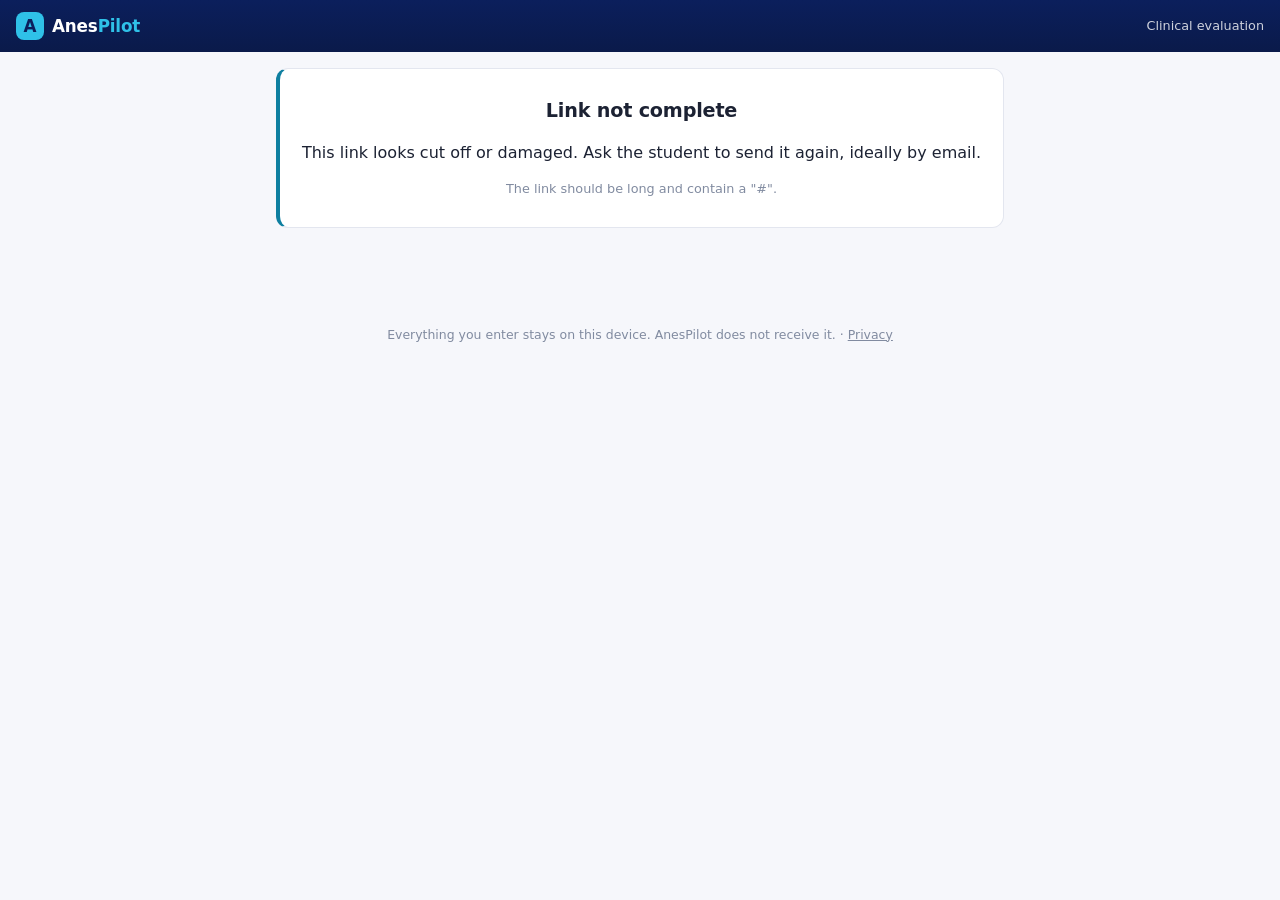
<file: eval/index.html>
<!doctype html>
<html lang="en">
<head>
<meta charset="utf-8">
<meta name="viewport" content="width=device-width, initial-scale=1, viewport-fit=cover">
<meta name="robots" content="noindex, nofollow">
<meta name="referrer" content="no-referrer">
<!-- connect-src 'none': this page cannot send anything anywhere; the form, the answers and the PDF stay on the preceptor's device -->
<meta http-equiv="Content-Security-Policy" content="default-src 'self'; script-src 'self'; style-src 'self' 'unsafe-inline'; img-src 'self' data: blob:; font-src 'self' data:; connect-src 'none'; worker-src 'self' blob:; base-uri 'none'; form-action 'none'">
<title>Clinical evaluation · AnesPilot</title>
<link rel="stylesheet" href="app/page.css">
<link rel="stylesheet" href="app/forms_fill.css">
</head>
<body>
<header class="top"><a class="brand" href="/" aria-label="AnesPilot home"><span class="logo" aria-hidden="true">A</span><span>Anes<b>Pilot</b></span></a><div class="tag">Clinical evaluation</div></header>
<main id="content"><div id="root"><div class="card loading" role="status">Loading the evaluation...</div></div></main>
<footer class="foot">Everything you enter stays on this device. AnesPilot does not receive it. · <a href="/privacy/">Privacy</a></footer>
<noscript><div class="card">This evaluation needs JavaScript. Turn it on in your browser settings and reload the page.</div></noscript>
<script src="app/pdf-lib.min.js"></script>
<script type="module" src="app/pdfjs-worker.js"></script>
<script type="module" src="app/pdfjs.js"></script>
<script src="app/school-packs.js"></script>
<script src="app/forms_fill.js"></script>
<script src="app/eval-page.js"></script>
</body>
</html>
</file>
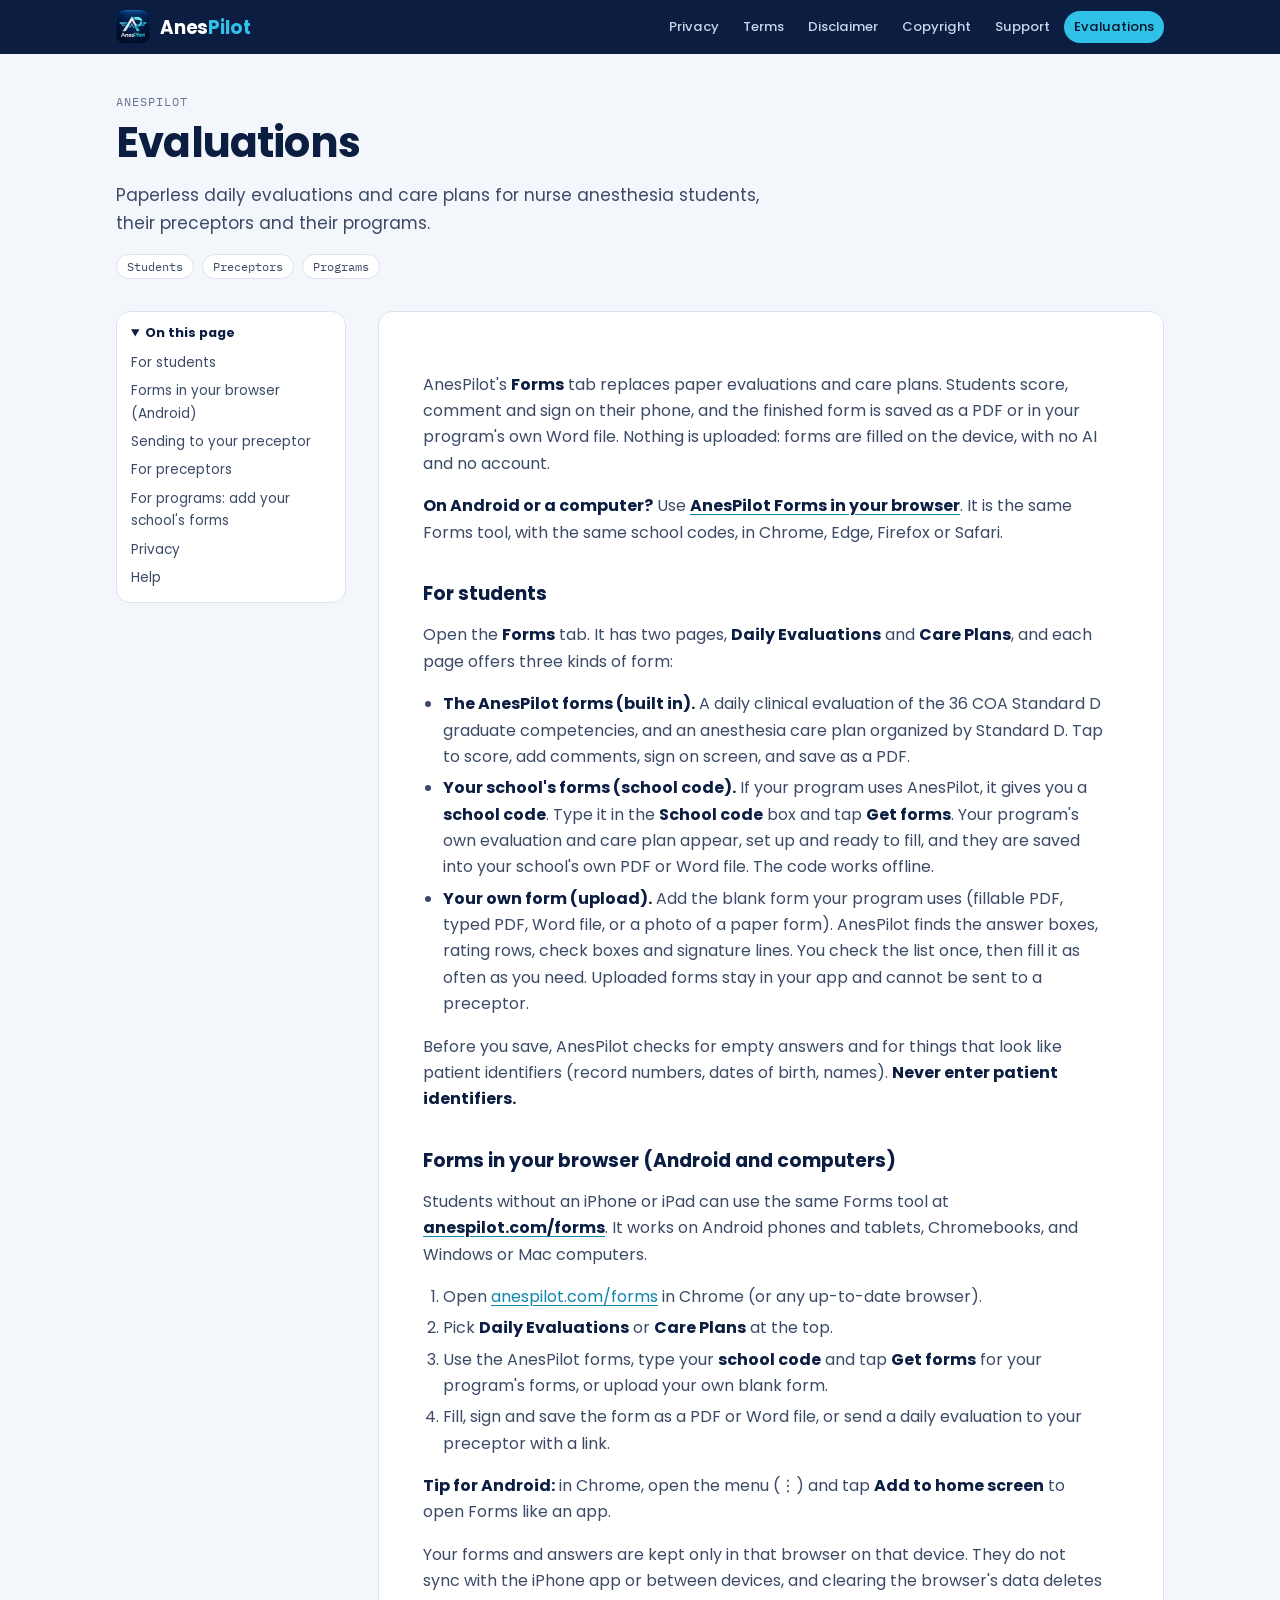
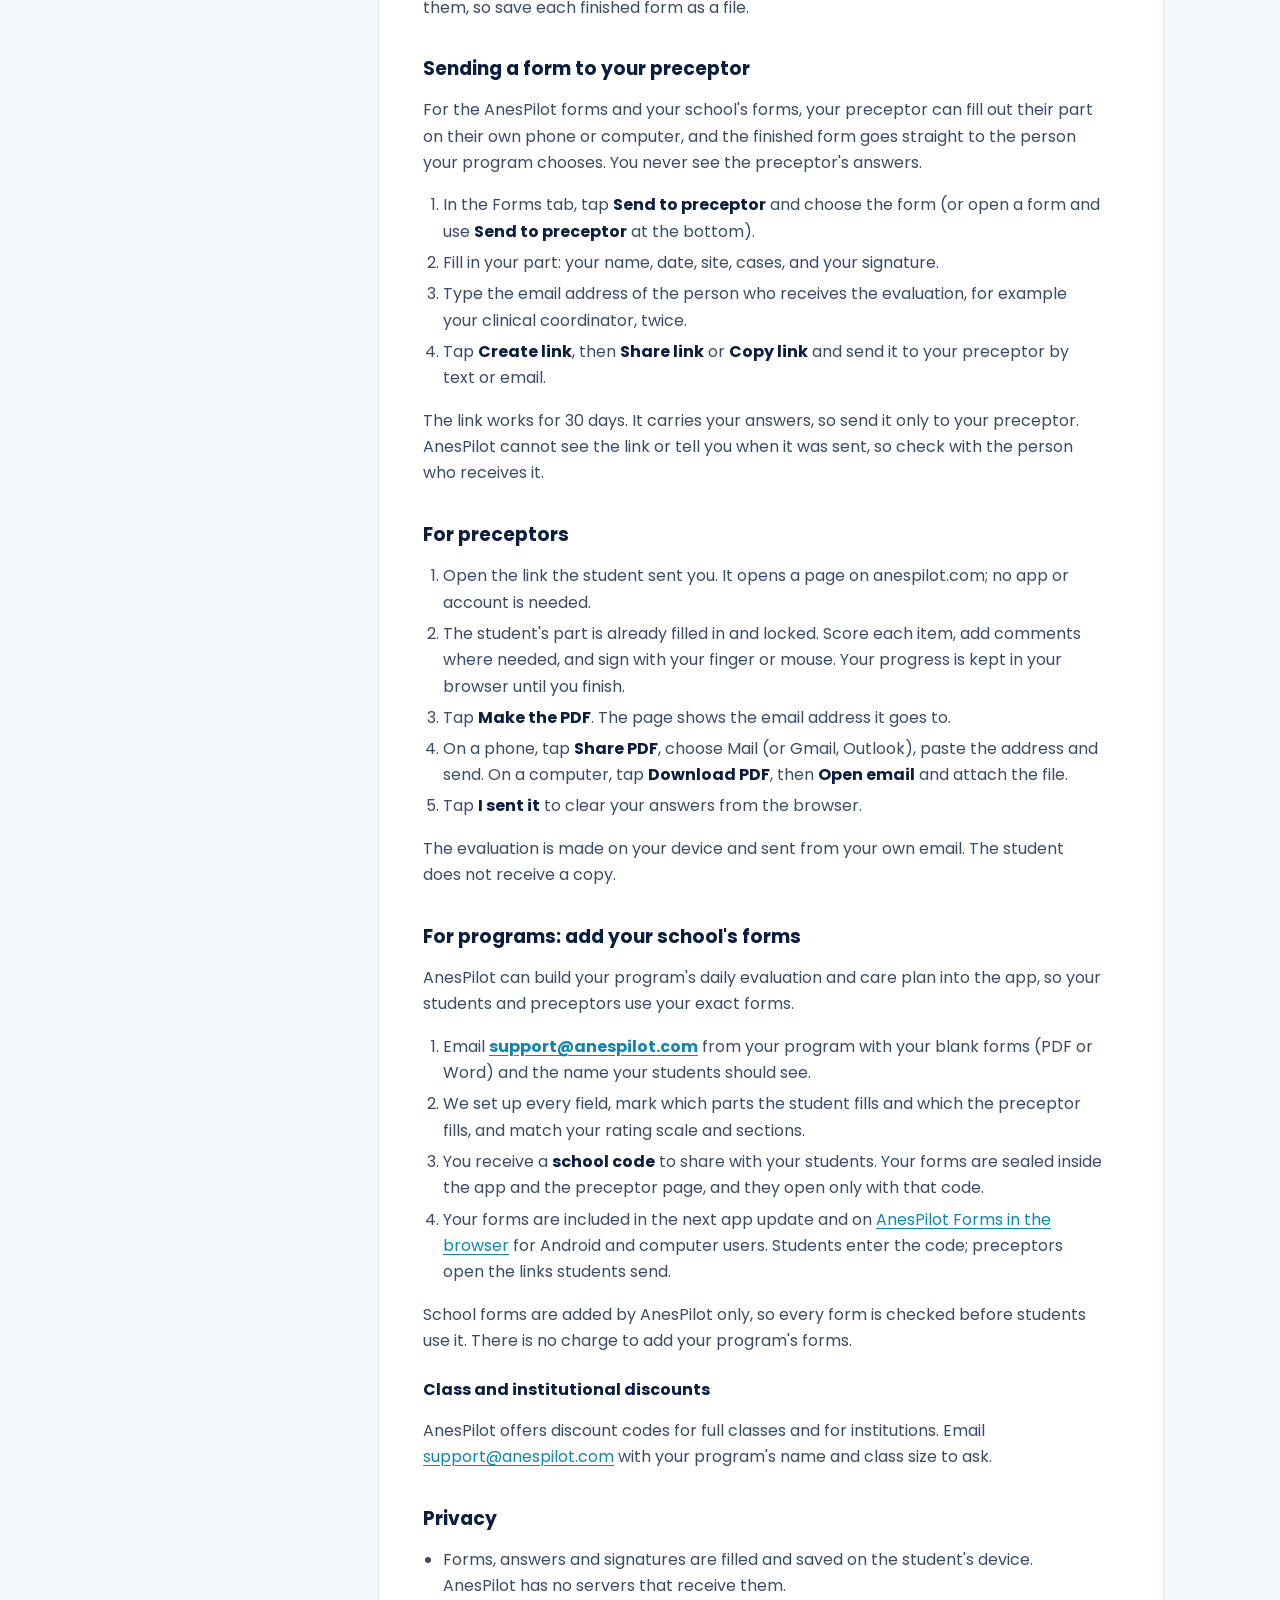
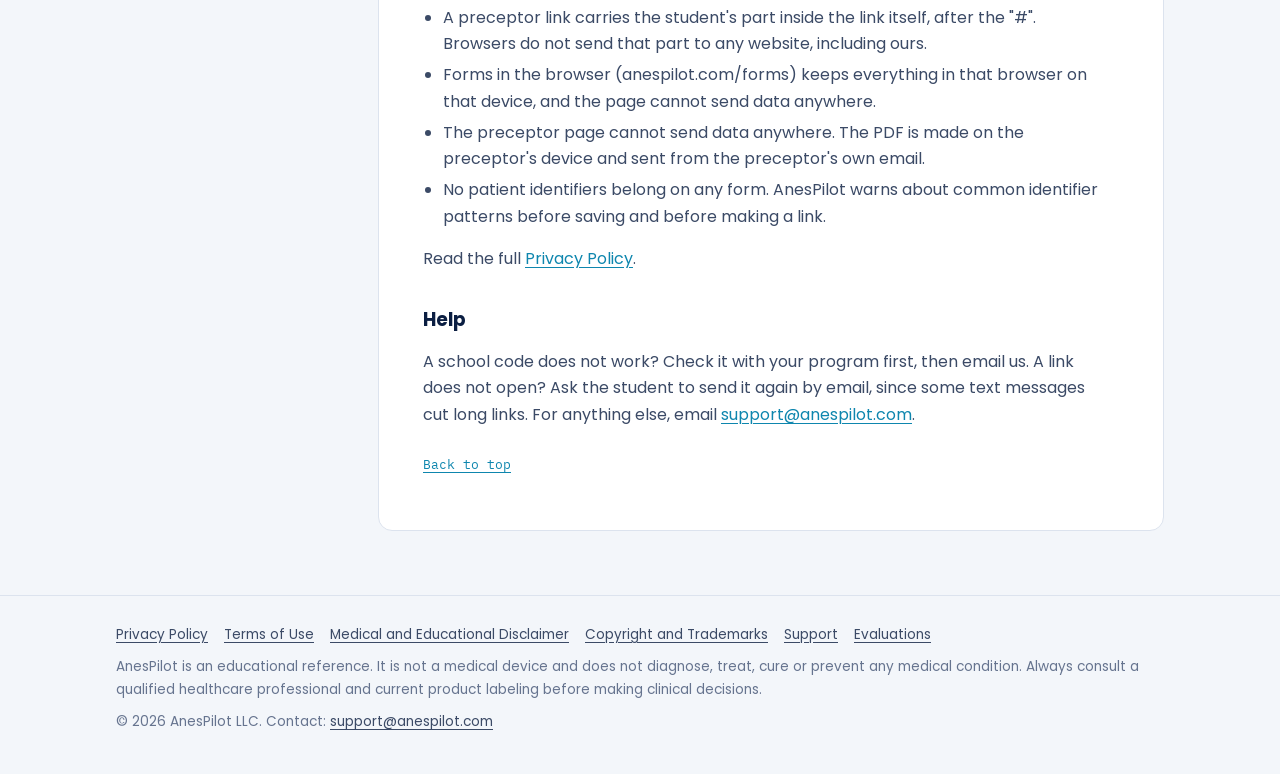
<file: evaluations/index.html>
<!doctype html>
<html lang="en"><head><meta charset="utf-8"><meta name="viewport" content="width=device-width, initial-scale=1, viewport-fit=cover"><meta name="description" content="Paperless daily evaluations and care plans in AnesPilot: school codes, sending to a preceptor, and how programs add their forms."><link rel="icon" href="/assets/logo-96.png"><title>Evaluations · AnesPilot</title><style>@font-face{font-family:'Poppins';font-style:normal;font-weight:400;font-display:swap;src:url([data-uri]) format('woff')}
@font-face{font-family:'Poppins';font-style:normal;font-weight:500;font-display:swap;src:url([data-uri]) format('woff')}
@font-face{font-family:'Poppins';font-style:normal;font-weight:600 800;font-display:swap;src:url([data-uri]) format('woff')}
@font-face{font-family:'IBM Plex Mono';font-style:normal;font-weight:400 500;font-display:swap;src:url([data-uri]) format('woff')}
/* Layout: one reading column (66ch) with a sticky contents rail on wide screens; home is a stacked set of bands.
   Palette and type follow the app: deep navy, the logo's cyan, Poppins; IBM Plex Mono for dates and labels. */
:root{
  --bg:#F3F6FA; --surface:#FFFFFF; --ink:#0B1E42; --ink-2:#3B4A66; --muted:#66748F; --line:#DCE3EE;
  --accent:#0E86AE; --accent-soft:#E2F4FA; --brand:#2FC1E8; --alert:#C8364D; --alert-soft:#FBE9EC; --mark:#FFE7A8; --mark-ink:#5A3D00;
  --f-display:'Poppins', ui-sans-serif, system-ui, -apple-system, 'Segoe UI', sans-serif;
  --f-body:'Poppins', ui-sans-serif, system-ui, -apple-system, 'Segoe UI', sans-serif;
  --f-mono:'IBM Plex Mono', ui-monospace, 'SF Mono', Menlo, monospace;
  --r:14px; --bezel:#0B1E42; color-scheme:light;
}
@media (prefers-color-scheme: dark){ :root:not([data-theme="light"]){
  --bg:#08111F; --surface:#0F1C31; --ink:#E8EEF8; --ink-2:#C2CEE2; --muted:#8E9DB8; --line:#22324D;
  --accent:#5FD0F0; --accent-soft:#0F2A3A; --brand:#2FC1E8; --alert:#F07186; --alert-soft:#3A1520; --mark:#5A4410; --mark-ink:#FFE7A8; --bezel:#1E2C45; color-scheme:dark } }
:root[data-theme="dark"]{
  --bg:#08111F; --surface:#0F1C31; --ink:#E8EEF8; --ink-2:#C2CEE2; --muted:#8E9DB8; --line:#22324D;
  --accent:#5FD0F0; --accent-soft:#0F2A3A; --brand:#2FC1E8; --alert:#F07186; --alert-soft:#3A1520; --mark:#5A4410; --mark-ink:#FFE7A8; --bezel:#1E2C45; color-scheme:dark }
*{box-sizing:border-box}
html{-webkit-text-size-adjust:100%}
body{margin:0;background:var(--bg);color:var(--ink);font:400 16px/1.65 var(--f-body);-webkit-font-smoothing:antialiased}
a{color:var(--accent);text-underline-offset:3px}
a:focus-visible,summary:focus-visible{outline:3px solid var(--brand);outline-offset:2px;border-radius:6px}
img{max-width:100%;height:auto}
.wrap{max-width:1080px;margin:0 auto;padding-left:max(16px, env(safe-area-inset-left, 0px));padding-right:max(16px, env(safe-area-inset-right, 0px))}
mark.ph{background:var(--mark);color:var(--mark-ink);padding:0 4px;border-radius:4px;font:600 .85em var(--f-mono)}
/* header */
.top{position:sticky;top:env(safe-area-inset-top, 0px);z-index:5;background:var(--ink);color:#fff}
:root[data-theme="dark"] .top{background:#050C18}
@media (prefers-color-scheme: dark){ :root:not([data-theme="light"]) .top{background:#050C18} }
.top .wrap{display:flex;align-items:center;gap:16px;padding-block:10px;flex-wrap:wrap}
.brand{display:flex;align-items:center;gap:10px;color:#fff;text-decoration:none;font:700 1.15rem var(--f-display);letter-spacing:-.01em}
.brand img{width:34px;height:34px;border-radius:9px}
.brand b{color:var(--brand);font-weight:700}
.nav{display:flex;gap:4px;flex-wrap:wrap;margin-left:auto}
.nav a{color:#C9D5EA;text-decoration:none;font:500 .82rem var(--f-display);padding:6px 10px;border-radius:999px}
.nav a:hover{color:#fff;background:rgba(255,255,255,.08)}
.nav a[aria-current="page"]{color:#06122A;background:var(--brand)}
/* policy pages */
.phead{padding-block:40px 8px}
.eyebrow{font:500 .74rem var(--f-mono);letter-spacing:.08em;text-transform:uppercase;color:var(--muted)}
h1{font:700 clamp(1.8rem, 4vw, 2.6rem)/1.15 var(--f-display);letter-spacing:-.02em;margin:.25em 0 .35em;text-wrap:balance}
.lead{font-size:1.06rem;color:var(--ink-2);max-width:62ch;margin:0}
.meta{display:flex;gap:8px;flex-wrap:wrap;margin-top:16px}
.chip{font:500 .74rem var(--f-mono);border:1px solid var(--line);background:var(--surface);color:var(--ink-2);border-radius:999px;padding:4px 10px}
.layout{display:grid;grid-template-columns:minmax(0,1fr);gap:32px;padding-block:24px 64px}
@media (min-width:920px){ .layout{grid-template-columns:230px minmax(0,1fr)} }
.toc{font-size:.85rem}
@media (min-width:920px){ .toc{position:sticky;top:84px;align-self:start;max-height:calc(100vh - 110px);overflow:auto} }
.toc details{background:var(--surface);border:1px solid var(--line);border-radius:var(--r);padding:12px 14px}
.toc summary{cursor:pointer;font:600 .8rem var(--f-display);color:var(--ink)}
.toc ol{list-style:none;margin:10px 0 0;padding:0;display:grid;gap:6px}
.toc a{color:var(--ink-2);text-decoration:none}
.toc a:hover{color:var(--accent);text-decoration:underline}
.doc{background:var(--surface);border:1px solid var(--line);border-radius:var(--r);padding:clamp(20px, 4vw, 44px);min-width:0}
.doc > *{max-width:68ch}
.doc h2{font:600 1.18rem/1.3 var(--f-display);margin:1.9em 0 .5em;scroll-margin-top:90px;text-wrap:balance}
.doc h2:first-child{margin-top:0}
.doc h3{font:600 1rem var(--f-display);margin:1.4em 0 .4em}
.doc p,.doc li{color:var(--ink-2)}
.doc strong{color:var(--ink)}
.doc ul,.doc ol{padding-left:1.25em}
.doc li{margin:.3em 0}
.doc blockquote{margin:1em 0;padding:12px 16px;border-left:3px solid var(--brand);background:var(--accent-soft);border-radius:0 10px 10px 0}
.doc table{border-collapse:collapse;width:100%;font-size:.92rem}
.doc .tw{overflow-x:auto}
.doc th,.doc td{border:1px solid var(--line);padding:8px 10px;text-align:left;vertical-align:top}
.backtop{margin-top:28px;font:500 .8rem var(--f-mono)}
/* home */
.hero{padding-block:56px 32px}
.hero .wrap{display:grid;gap:36px;align-items:center}
@media (min-width:860px){ .hero .wrap{grid-template-columns:minmax(0,1.1fr) minmax(0,.9fr)} }
.hero h1{font-size:clamp(2.3rem, 6vw, 3.6rem);margin:.1em 0 .25em}
.hero h1 b{color:var(--accent)}
.hero .lead{font-size:1.12rem}
.pill{display:inline-flex;align-items:center;gap:8px;font:500 .78rem var(--f-mono);letter-spacing:.04em;text-transform:uppercase;color:var(--accent);background:var(--accent-soft);border-radius:999px;padding:6px 12px}
.actions{display:flex;gap:10px;flex-wrap:wrap;margin-top:24px}
.btn{display:inline-flex;align-items:center;gap:8px;font:600 .92rem var(--f-display);text-decoration:none;border-radius:12px;padding:12px 18px;border:1px solid var(--line);color:var(--ink);background:var(--surface)}
.btn.primary{background:var(--ink);color:#fff;border-color:var(--ink)}
:root[data-theme="dark"] .btn.primary{background:var(--brand);color:#06122A;border-color:var(--brand)}
@media (prefers-color-scheme: dark){ :root:not([data-theme="light"]) .btn.primary{background:var(--brand);color:#06122A;border-color:var(--brand)} }
.logoart{justify-self:center;width:min(300px, 70vw);aspect-ratio:1;max-width:100%;border-radius:28%;box-shadow:0 30px 60px -28px rgba(11,30,66,.55)}
.trace{display:block;width:100%;height:56px;color:var(--brand)}
.band{padding-block:48px}
.band h2{font:700 clamp(1.4rem, 3vw, 1.9rem)/1.2 var(--f-display);letter-spacing:-.01em;margin:0 0 8px;text-wrap:balance}
.band .sub{color:var(--ink-2);margin:0 0 28px;max-width:60ch}
.features{display:grid;gap:14px;grid-template-columns:repeat(auto-fill, minmax(min(100%, 300px), 1fr))}
.feat{background:var(--surface);border:1px solid var(--line);border-radius:var(--r);padding:18px 20px}
.feat h3{font:600 1rem var(--f-display);margin:0 0 6px;display:flex;align-items:center;gap:10px}
.feat h3 .dot{width:10px;height:10px;border-radius:3px;background:var(--brand);flex:none}
.feat.crit h3 .dot{background:var(--alert)}
.feat p{margin:0;color:var(--ink-2);font-size:.94rem}
.shots{display:grid;gap:22px;grid-template-columns:repeat(auto-fit, minmax(min(100%, 230px), 1fr))}
.shot{margin:0}
.shot img{display:block;width:100%;border-radius:26px;border:6px solid var(--bezel);background:var(--bezel);box-shadow:0 24px 50px -30px rgba(11,30,66,.6)}
.shot figcaption{margin-top:12px;font-size:.9rem;color:var(--ink-2)}
.shot figcaption b{display:block;color:var(--ink);font-family:var(--f-display)}
.promise{background:var(--ink);color:#fff;border-radius:22px;padding:clamp(22px, 4vw, 40px);display:grid;gap:18px}
:root[data-theme="dark"] .promise{background:var(--surface);border:1px solid var(--line)}
@media (prefers-color-scheme: dark){ :root:not([data-theme="light"]) .promise{background:var(--surface);border:1px solid var(--line)} }
.promise h2{color:#fff;margin:0}
:root[data-theme="dark"] .promise h2{color:var(--ink)}
@media (prefers-color-scheme: dark){ :root:not([data-theme="light"]) .promise h2{color:var(--ink)} }
.promise ul{list-style:none;margin:0;padding:0;display:grid;gap:10px;grid-template-columns:repeat(auto-fit, minmax(min(100%, 220px), 1fr))}
.promise li{display:flex;gap:10px;color:#D4DEEE}
:root[data-theme="dark"] .promise li{color:var(--ink-2)}
@media (prefers-color-scheme: dark){ :root:not([data-theme="light"]) .promise li{color:var(--ink-2)} }
.promise li::before{content:"";flex:none;width:18px;height:18px;margin-top:3px;border-radius:50%;background:var(--brand) url("data:image/svg+xml,%3Csvg xmlns='http://www.w3.org/2000/svg' viewBox='0 0 24 24' fill='none' stroke='%2306122A' stroke-width='3.2' stroke-linecap='round' stroke-linejoin='round'%3E%3Cpath d='M6 12.5l4 4 8-9'/%3E%3C/svg%3E") center/12px no-repeat}
.promise a{color:var(--brand)}
.caution{border:1px solid var(--line);background:var(--surface);border-radius:var(--r);padding:18px 20px;display:grid;gap:6px}
.caution b{font-family:var(--f-display)}
.docs{display:grid;gap:10px;grid-template-columns:repeat(auto-fill, minmax(min(100%, 240px), 1fr))}
.docs a{display:block;background:var(--surface);border:1px solid var(--line);border-radius:12px;padding:14px 16px;text-decoration:none;color:var(--ink)}
.docs a span{display:block;font:600 .95rem var(--f-display)}
.docs a small{color:var(--muted);font-size:.84rem}
.docs a:hover{border-color:var(--accent)}
/* footer */
.foot{border-top:1px solid var(--line);padding-block:28px 40px;color:var(--muted);font-size:.85rem}
.foot .wrap{display:grid;gap:10px}
.foot nav{display:flex;flex-wrap:wrap;gap:6px 16px}
.foot a{color:var(--ink-2)}
</style></head><body id="top"><header class="top"><div class="wrap"><a class="brand" href="/"><img src="/assets/logo-96.png" alt="" width="34" height="34"><span>Anes<b>Pilot</b></span></a><nav class="nav" aria-label="Policies"><a href="/privacy/">Privacy</a><a href="/terms/">Terms</a><a href="/disclaimer/">Disclaimer</a><a href="/copyright/">Copyright</a><a href="/support/">Support</a><a href="/evaluations/" aria-current="page">Evaluations</a></nav></div></header><main><section class="phead"><div class="wrap"><div class="eyebrow">AnesPilot</div><h1>Evaluations</h1><p class="lead">Paperless daily evaluations and care plans for nurse anesthesia students, their preceptors and their programs.</p><div class="meta"><span class="chip">Students</span><span class="chip">Preceptors</span><span class="chip">Programs</span></div></div></section><div class="wrap layout"><aside class="toc"><details open><summary>On this page</summary><ol><li><a href="#students">For students</a></li><li><a href="#web">Forms in your browser (Android)</a></li><li><a href="#preceptor">Sending to your preceptor</a></li><li><a href="#preceptors">For preceptors</a></li><li><a href="#programs">For programs: add your school's forms</a></li><li><a href="#privacy">Privacy</a></li><li><a href="#help">Help</a></li></ol></details></aside><article class="doc">
<p>AnesPilot's <strong>Forms</strong> tab replaces paper evaluations and care plans. Students score, comment and sign on their phone, and the finished form is saved as a PDF or in your program's own Word file. Nothing is uploaded: forms are filled on the device, with no AI and no account.</p>
<p><strong>On Android or a computer?</strong> Use <a href="/forms/"><strong>AnesPilot Forms in your browser</strong></a>. It is the same Forms tool, with the same school codes, in Chrome, Edge, Firefox or Safari.</p>

<h2 id="students">For students</h2>
<p>Open the <strong>Forms</strong> tab. It has two pages, <strong>Daily Evaluations</strong> and <strong>Care Plans</strong>, and each page offers three kinds of form:</p>
<ul>
<li><strong>The AnesPilot forms (built in).</strong> A daily clinical evaluation of the 36 COA Standard D graduate competencies, and an anesthesia care plan organized by Standard D. Tap to score, add comments, sign on screen, and save as a PDF.</li>
<li><strong>Your school's forms (school code).</strong> If your program uses AnesPilot, it gives you a <strong>school code</strong>. Type it in the <strong>School code</strong> box and tap <strong>Get forms</strong>. Your program's own evaluation and care plan appear, set up and ready to fill, and they are saved into your school's own PDF or Word file. The code works offline.</li>
<li><strong>Your own form (upload).</strong> Add the blank form your program uses (fillable PDF, typed PDF, Word file, or a photo of a paper form). AnesPilot finds the answer boxes, rating rows, check boxes and signature lines. You check the list once, then fill it as often as you need. Uploaded forms stay in your app and cannot be sent to a preceptor.</li>
</ul>
<p>Before you save, AnesPilot checks for empty answers and for things that look like patient identifiers (record numbers, dates of birth, names). <strong>Never enter patient identifiers.</strong></p>

<h2 id="web">Forms in your browser (Android and computers)</h2>
<p>Students without an iPhone or iPad can use the same Forms tool at <a href="/forms/"><strong>anespilot.com/forms</strong></a>. It works on Android phones and tablets, Chromebooks, and Windows or Mac computers.</p>
<ol>
<li>Open <a href="/forms/">anespilot.com/forms</a> in Chrome (or any up-to-date browser).</li>
<li>Pick <strong>Daily Evaluations</strong> or <strong>Care Plans</strong> at the top.</li>
<li>Use the AnesPilot forms, type your <strong>school code</strong> and tap <strong>Get forms</strong> for your program's forms, or upload your own blank form.</li>
<li>Fill, sign and save the form as a PDF or Word file, or send a daily evaluation to your preceptor with a link.</li>
</ol>
<p><strong>Tip for Android:</strong> in Chrome, open the menu (⋮) and tap <strong>Add to home screen</strong> to open Forms like an app.</p>
<p>Your forms and answers are kept only in that browser on that device. They do not sync with the iPhone app or between devices, and clearing the browser's data deletes them, so save each finished form as a file.</p>

<h2 id="preceptor">Sending a form to your preceptor</h2>
<p>For the AnesPilot forms and your school's forms, your preceptor can fill out their part on their own phone or computer, and the finished form goes straight to the person your program chooses. You never see the preceptor's answers.</p>
<ol>
<li>In the Forms tab, tap <strong>Send to preceptor</strong> and choose the form (or open a form and use <strong>Send to preceptor</strong> at the bottom).</li>
<li>Fill in your part: your name, date, site, cases, and your signature.</li>
<li>Type the email address of the person who receives the evaluation, for example your clinical coordinator, twice.</li>
<li>Tap <strong>Create link</strong>, then <strong>Share link</strong> or <strong>Copy link</strong> and send it to your preceptor by text or email.</li>
</ol>
<p>The link works for 30 days. It carries your answers, so send it only to your preceptor. AnesPilot cannot see the link or tell you when it was sent, so check with the person who receives it.</p>

<h2 id="preceptors">For preceptors</h2>
<ol>
<li>Open the link the student sent you. It opens a page on anespilot.com; no app or account is needed.</li>
<li>The student's part is already filled in and locked. Score each item, add comments where needed, and sign with your finger or mouse. Your progress is kept in your browser until you finish.</li>
<li>Tap <strong>Make the PDF</strong>. The page shows the email address it goes to.</li>
<li>On a phone, tap <strong>Share PDF</strong>, choose Mail (or Gmail, Outlook), paste the address and send. On a computer, tap <strong>Download PDF</strong>, then <strong>Open email</strong> and attach the file.</li>
<li>Tap <strong>I sent it</strong> to clear your answers from the browser.</li>
</ol>
<p>The evaluation is made on your device and sent from your own email. The student does not receive a copy.</p>

<h2 id="programs">For programs: add your school's forms</h2>
<p>AnesPilot can build your program's daily evaluation and care plan into the app, so your students and preceptors use your exact forms.</p>
<ol>
<li>Email <strong><a href="mailto:support@anespilot.com">support@anespilot.com</a></strong> from your program with your blank forms (PDF or Word) and the name your students should see.</li>
<li>We set up every field, mark which parts the student fills and which the preceptor fills, and match your rating scale and sections.</li>
<li>You receive a <strong>school code</strong> to share with your students. Your forms are sealed inside the app and the preceptor page, and they open only with that code.</li>
<li>Your forms are included in the next app update and on <a href="/forms/">AnesPilot Forms in the browser</a> for Android and computer users. Students enter the code; preceptors open the links students send.</li>
</ol>
<p>School forms are added by AnesPilot only, so every form is checked before students use it. There is no charge to add your program's forms.</p>
<h3 id="discounts">Class and institutional discounts</h3>
<p>AnesPilot offers discount codes for full classes and for institutions. Email <a href="mailto:support@anespilot.com?subject=Class%20or%20institutional%20discount">support@anespilot.com</a> with your program's name and class size to ask.</p>

<h2 id="privacy">Privacy</h2>
<ul>
<li>Forms, answers and signatures are filled and saved on the student's device. AnesPilot has no servers that receive them.</li>
<li>A preceptor link carries the student's part inside the link itself, after the "#". Browsers do not send that part to any website, including ours.</li>
<li>Forms in the browser (anespilot.com/forms) keeps everything in that browser on that device, and the page cannot send data anywhere.</li>
<li>The preceptor page cannot send data anywhere. The PDF is made on the preceptor's device and sent from the preceptor's own email.</li>
<li>No patient identifiers belong on any form. AnesPilot warns about common identifier patterns before saving and before making a link.</li>
</ul>
<p>Read the full <a href="/privacy/">Privacy Policy</a>.</p>

<h2 id="help">Help</h2>
<p>A school code does not work? Check it with your program first, then email us. A link does not open? Ask the student to send it again by email, since some text messages cut long links. For anything else, email <a href="mailto:support@anespilot.com">support@anespilot.com</a>.</p>
<p class="backtop"><a href="#top">Back to top</a></p></article></div></main><footer class="foot"><div class="wrap"><nav aria-label="Footer"><a href="/privacy/">Privacy Policy</a><a href="/terms/">Terms of Use</a><a href="/disclaimer/">Medical and Educational Disclaimer</a><a href="/copyright/">Copyright and Trademarks</a><a href="/support/">Support</a><a href="/evaluations/">Evaluations</a></nav><p style="margin:0">AnesPilot is an educational reference. It is not a medical device and does not diagnose, treat, cure or prevent any medical condition. Always consult a qualified healthcare professional and current product labeling before making clinical decisions.</p><p style="margin:0">&copy; 2026 AnesPilot LLC. Contact: <a href="mailto:support@anespilot.com">support@anespilot.com</a></p></div></footer></body></html>
</file>
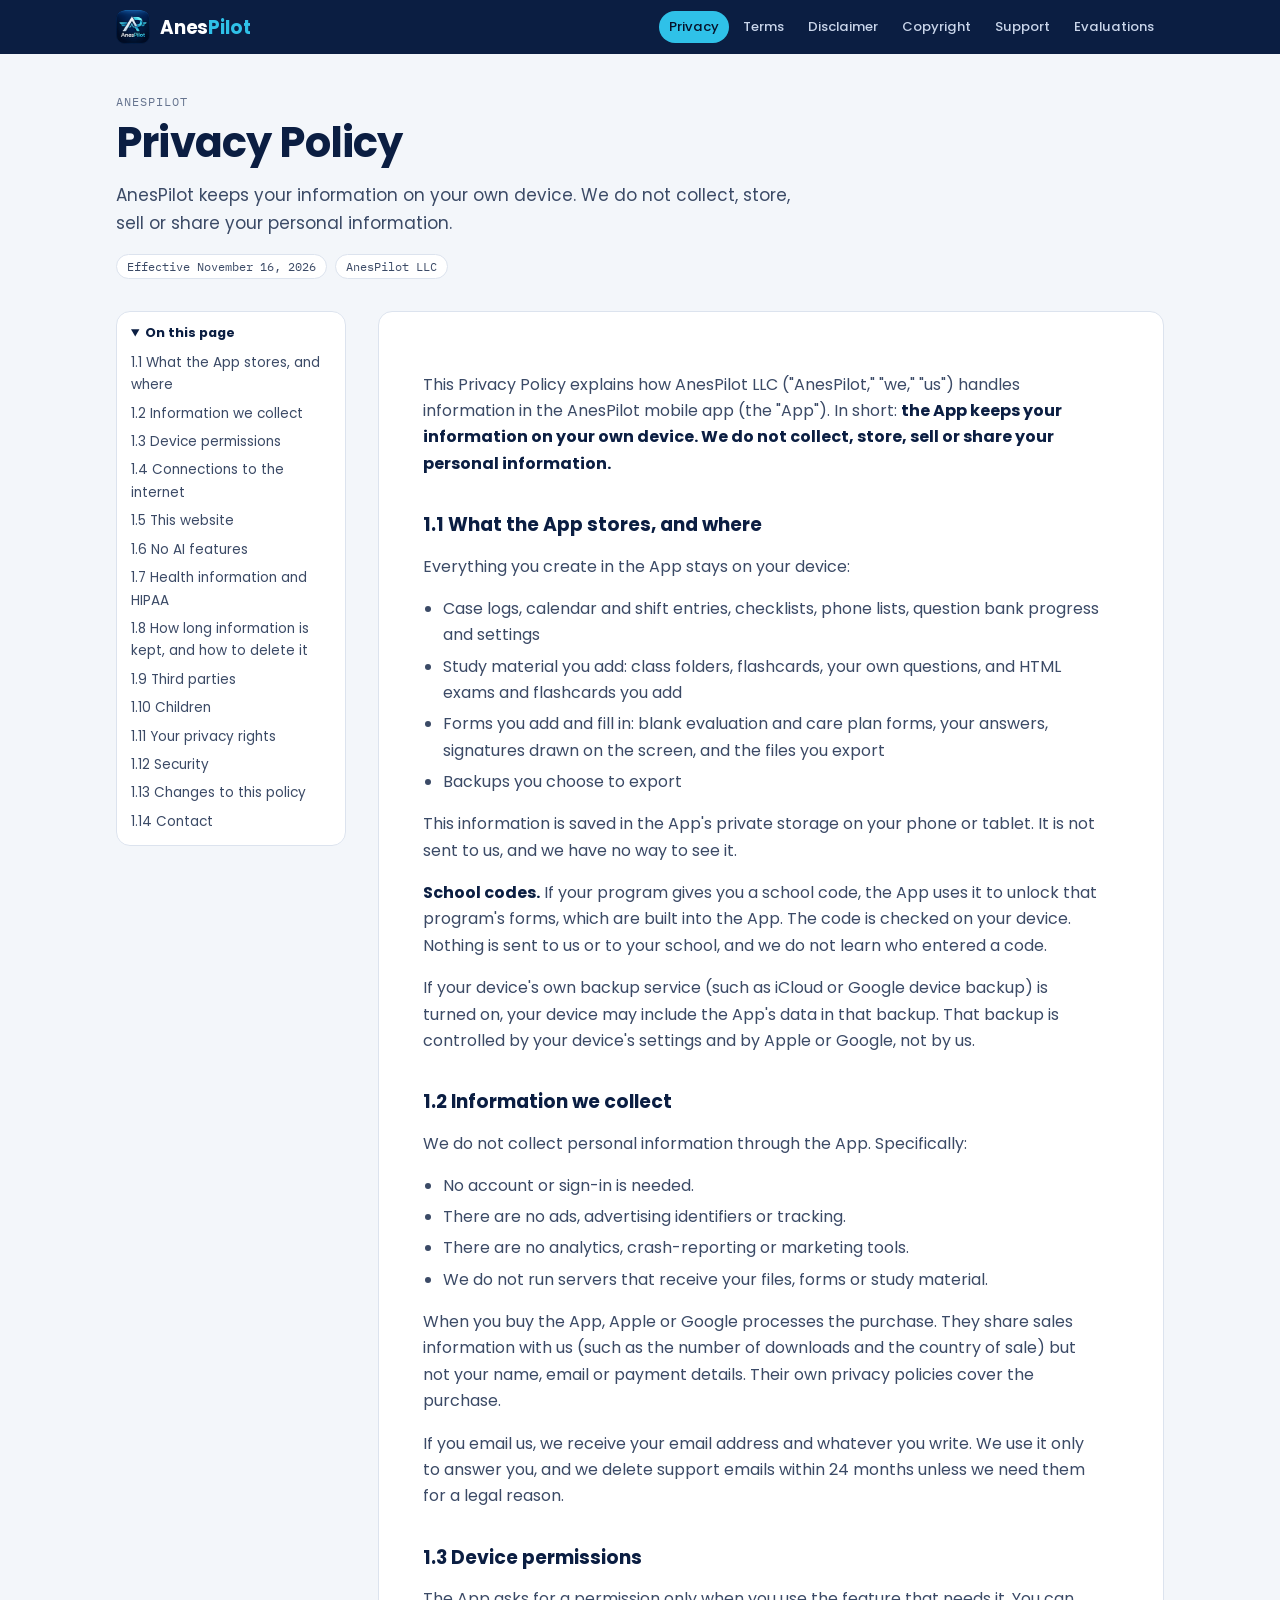
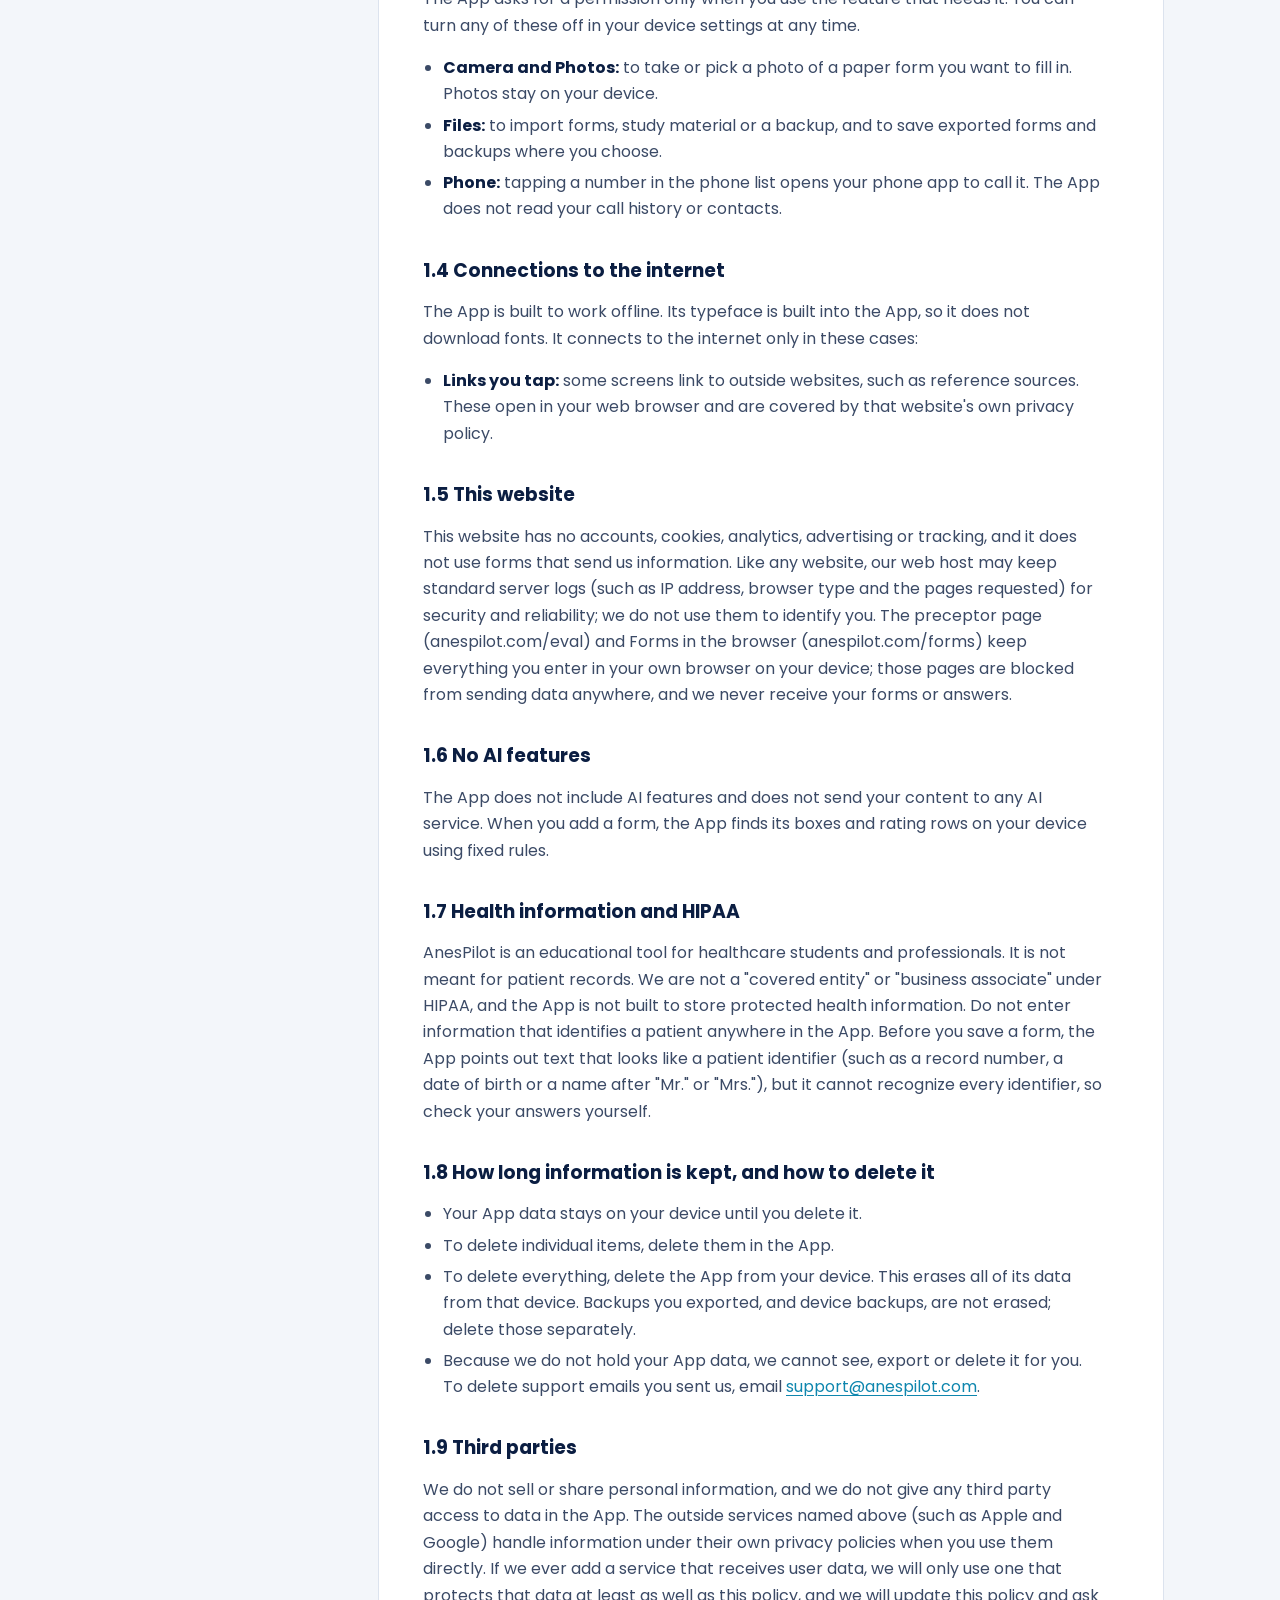
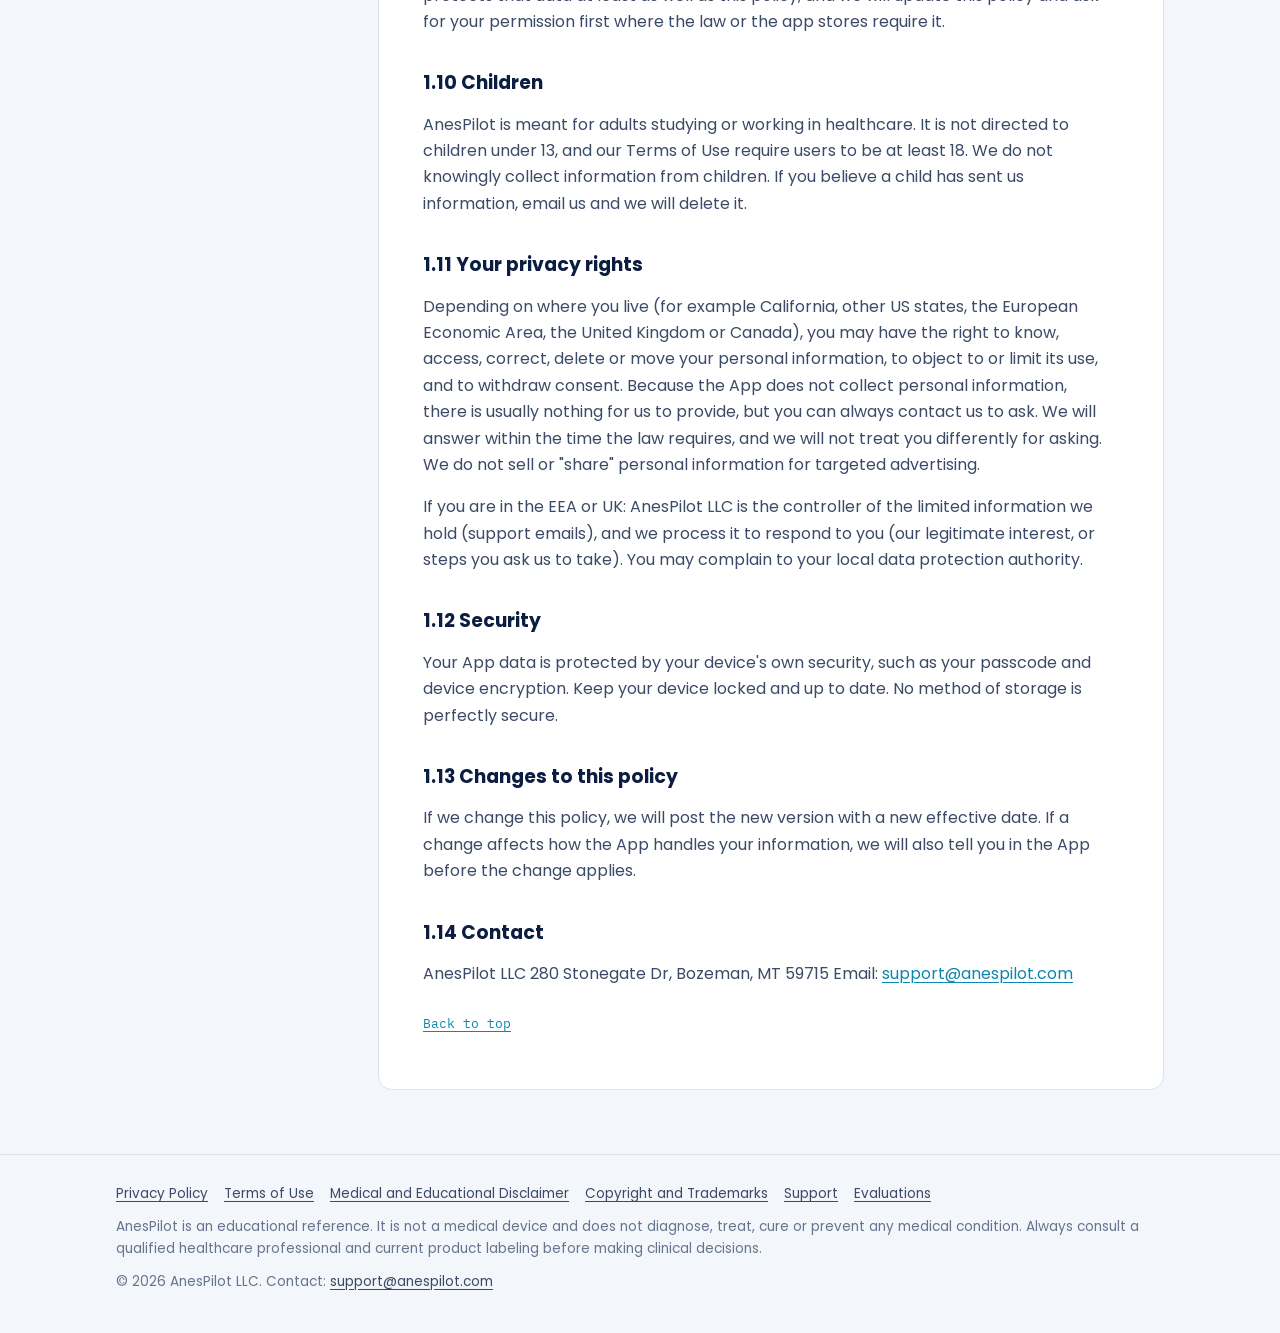
<file: privacy/index.html>
<!doctype html>
<html lang="en"><head><meta charset="utf-8"><meta name="viewport" content="width=device-width, initial-scale=1, viewport-fit=cover"><meta name="description" content="AnesPilot keeps your information on your own device. We do not collect, store, sell or share your personal information."><link rel="icon" href="/assets/logo-96.png"><title>Privacy Policy | AnesPilot</title><style>@font-face{font-family:'Poppins';font-style:normal;font-weight:400;font-display:swap;src:url([data-uri]) format('woff')}
@font-face{font-family:'Poppins';font-style:normal;font-weight:500;font-display:swap;src:url([data-uri]) format('woff')}
@font-face{font-family:'Poppins';font-style:normal;font-weight:600 800;font-display:swap;src:url([data-uri]) format('woff')}
@font-face{font-family:'IBM Plex Mono';font-style:normal;font-weight:400 500;font-display:swap;src:url([data-uri]) format('woff')}
/* Layout: one reading column (66ch) with a sticky contents rail on wide screens; home is a stacked set of bands.
   Palette and type follow the app: deep navy, the logo's cyan, Poppins; IBM Plex Mono for dates and labels. */
:root{
  --bg:#F3F6FA; --surface:#FFFFFF; --ink:#0B1E42; --ink-2:#3B4A66; --muted:#66748F; --line:#DCE3EE;
  --accent:#0E86AE; --accent-soft:#E2F4FA; --brand:#2FC1E8; --alert:#C8364D; --alert-soft:#FBE9EC; --mark:#FFE7A8; --mark-ink:#5A3D00;
  --f-display:'Poppins', ui-sans-serif, system-ui, -apple-system, 'Segoe UI', sans-serif;
  --f-body:'Poppins', ui-sans-serif, system-ui, -apple-system, 'Segoe UI', sans-serif;
  --f-mono:'IBM Plex Mono', ui-monospace, 'SF Mono', Menlo, monospace;
  --r:14px; --bezel:#0B1E42; color-scheme:light;
}
@media (prefers-color-scheme: dark){ :root:not([data-theme="light"]){
  --bg:#08111F; --surface:#0F1C31; --ink:#E8EEF8; --ink-2:#C2CEE2; --muted:#8E9DB8; --line:#22324D;
  --accent:#5FD0F0; --accent-soft:#0F2A3A; --brand:#2FC1E8; --alert:#F07186; --alert-soft:#3A1520; --mark:#5A4410; --mark-ink:#FFE7A8; --bezel:#1E2C45; color-scheme:dark } }
:root[data-theme="dark"]{
  --bg:#08111F; --surface:#0F1C31; --ink:#E8EEF8; --ink-2:#C2CEE2; --muted:#8E9DB8; --line:#22324D;
  --accent:#5FD0F0; --accent-soft:#0F2A3A; --brand:#2FC1E8; --alert:#F07186; --alert-soft:#3A1520; --mark:#5A4410; --mark-ink:#FFE7A8; --bezel:#1E2C45; color-scheme:dark }
*{box-sizing:border-box}
html{-webkit-text-size-adjust:100%}
body{margin:0;background:var(--bg);color:var(--ink);font:400 16px/1.65 var(--f-body);-webkit-font-smoothing:antialiased}
a{color:var(--accent);text-underline-offset:3px}
a:focus-visible,summary:focus-visible{outline:3px solid var(--brand);outline-offset:2px;border-radius:6px}
img{max-width:100%;height:auto}
.wrap{max-width:1080px;margin:0 auto;padding-left:max(16px, env(safe-area-inset-left, 0px));padding-right:max(16px, env(safe-area-inset-right, 0px))}
mark.ph{background:var(--mark);color:var(--mark-ink);padding:0 4px;border-radius:4px;font:600 .85em var(--f-mono)}
/* header */
.top{position:sticky;top:env(safe-area-inset-top, 0px);z-index:5;background:var(--ink);color:#fff}
:root[data-theme="dark"] .top{background:#050C18}
@media (prefers-color-scheme: dark){ :root:not([data-theme="light"]) .top{background:#050C18} }
.top .wrap{display:flex;align-items:center;gap:16px;padding-block:10px;flex-wrap:wrap}
.brand{display:flex;align-items:center;gap:10px;color:#fff;text-decoration:none;font:700 1.15rem var(--f-display);letter-spacing:-.01em}
.brand img{width:34px;height:34px;border-radius:9px}
.brand b{color:var(--brand);font-weight:700}
.nav{display:flex;gap:4px;flex-wrap:wrap;margin-left:auto}
.nav a{color:#C9D5EA;text-decoration:none;font:500 .82rem var(--f-display);padding:6px 10px;border-radius:999px}
.nav a:hover{color:#fff;background:rgba(255,255,255,.08)}
.nav a[aria-current="page"]{color:#06122A;background:var(--brand)}
/* policy pages */
.phead{padding-block:40px 8px}
.eyebrow{font:500 .74rem var(--f-mono);letter-spacing:.08em;text-transform:uppercase;color:var(--muted)}
h1{font:700 clamp(1.8rem, 4vw, 2.6rem)/1.15 var(--f-display);letter-spacing:-.02em;margin:.25em 0 .35em;text-wrap:balance}
.lead{font-size:1.06rem;color:var(--ink-2);max-width:62ch;margin:0}
.meta{display:flex;gap:8px;flex-wrap:wrap;margin-top:16px}
.chip{font:500 .74rem var(--f-mono);border:1px solid var(--line);background:var(--surface);color:var(--ink-2);border-radius:999px;padding:4px 10px}
.layout{display:grid;grid-template-columns:minmax(0,1fr);gap:32px;padding-block:24px 64px}
@media (min-width:920px){ .layout{grid-template-columns:230px minmax(0,1fr)} }
.toc{font-size:.85rem}
@media (min-width:920px){ .toc{position:sticky;top:84px;align-self:start;max-height:calc(100vh - 110px);overflow:auto} }
.toc details{background:var(--surface);border:1px solid var(--line);border-radius:var(--r);padding:12px 14px}
.toc summary{cursor:pointer;font:600 .8rem var(--f-display);color:var(--ink)}
.toc ol{list-style:none;margin:10px 0 0;padding:0;display:grid;gap:6px}
.toc a{color:var(--ink-2);text-decoration:none}
.toc a:hover{color:var(--accent);text-decoration:underline}
.doc{background:var(--surface);border:1px solid var(--line);border-radius:var(--r);padding:clamp(20px, 4vw, 44px);min-width:0}
.doc > *{max-width:68ch}
.doc h2{font:600 1.18rem/1.3 var(--f-display);margin:1.9em 0 .5em;scroll-margin-top:90px;text-wrap:balance}
.doc h2:first-child{margin-top:0}
.doc h3{font:600 1rem var(--f-display);margin:1.4em 0 .4em}
.doc p,.doc li{color:var(--ink-2)}
.doc strong{color:var(--ink)}
.doc ul,.doc ol{padding-left:1.25em}
.doc li{margin:.3em 0}
.doc blockquote{margin:1em 0;padding:12px 16px;border-left:3px solid var(--brand);background:var(--accent-soft);border-radius:0 10px 10px 0}
.doc table{border-collapse:collapse;width:100%;font-size:.92rem}
.doc .tw{overflow-x:auto}
.doc th,.doc td{border:1px solid var(--line);padding:8px 10px;text-align:left;vertical-align:top}
.backtop{margin-top:28px;font:500 .8rem var(--f-mono)}
/* home */
.hero{padding-block:56px 32px}
.hero .wrap{display:grid;gap:36px;align-items:center}
@media (min-width:860px){ .hero .wrap{grid-template-columns:minmax(0,1.1fr) minmax(0,.9fr)} }
.hero h1{font-size:clamp(2.3rem, 6vw, 3.6rem);margin:.1em 0 .25em}
.hero h1 b{color:var(--accent)}
.hero .lead{font-size:1.12rem}
.pill{display:inline-flex;align-items:center;gap:8px;font:500 .78rem var(--f-mono);letter-spacing:.04em;text-transform:uppercase;color:var(--accent);background:var(--accent-soft);border-radius:999px;padding:6px 12px}
.actions{display:flex;gap:10px;flex-wrap:wrap;margin-top:24px}
.btn{display:inline-flex;align-items:center;gap:8px;font:600 .92rem var(--f-display);text-decoration:none;border-radius:12px;padding:12px 18px;border:1px solid var(--line);color:var(--ink);background:var(--surface)}
.btn.primary{background:var(--ink);color:#fff;border-color:var(--ink)}
:root[data-theme="dark"] .btn.primary{background:var(--brand);color:#06122A;border-color:var(--brand)}
@media (prefers-color-scheme: dark){ :root:not([data-theme="light"]) .btn.primary{background:var(--brand);color:#06122A;border-color:var(--brand)} }
.logoart{justify-self:center;width:min(300px, 70vw);aspect-ratio:1;max-width:100%;border-radius:28%;box-shadow:0 30px 60px -28px rgba(11,30,66,.55)}
.trace{display:block;width:100%;height:56px;color:var(--brand)}
.band{padding-block:48px}
.band h2{font:700 clamp(1.4rem, 3vw, 1.9rem)/1.2 var(--f-display);letter-spacing:-.01em;margin:0 0 8px;text-wrap:balance}
.band .sub{color:var(--ink-2);margin:0 0 28px;max-width:60ch}
.features{display:grid;gap:14px;grid-template-columns:repeat(auto-fill, minmax(min(100%, 300px), 1fr))}
.feat{background:var(--surface);border:1px solid var(--line);border-radius:var(--r);padding:18px 20px}
.feat h3{font:600 1rem var(--f-display);margin:0 0 6px;display:flex;align-items:center;gap:10px}
.feat h3 .dot{width:10px;height:10px;border-radius:3px;background:var(--brand);flex:none}
.feat.crit h3 .dot{background:var(--alert)}
.feat p{margin:0;color:var(--ink-2);font-size:.94rem}
.shots{display:grid;gap:22px;grid-template-columns:repeat(auto-fit, minmax(min(100%, 230px), 1fr))}
.shot{margin:0}
.shot img{display:block;width:100%;border-radius:26px;border:6px solid var(--bezel);background:var(--bezel);box-shadow:0 24px 50px -30px rgba(11,30,66,.6)}
.shot figcaption{margin-top:12px;font-size:.9rem;color:var(--ink-2)}
.shot figcaption b{display:block;color:var(--ink);font-family:var(--f-display)}
.promise{background:var(--ink);color:#fff;border-radius:22px;padding:clamp(22px, 4vw, 40px);display:grid;gap:18px}
:root[data-theme="dark"] .promise{background:var(--surface);border:1px solid var(--line)}
@media (prefers-color-scheme: dark){ :root:not([data-theme="light"]) .promise{background:var(--surface);border:1px solid var(--line)} }
.promise h2{color:#fff;margin:0}
:root[data-theme="dark"] .promise h2{color:var(--ink)}
@media (prefers-color-scheme: dark){ :root:not([data-theme="light"]) .promise h2{color:var(--ink)} }
.promise ul{list-style:none;margin:0;padding:0;display:grid;gap:10px;grid-template-columns:repeat(auto-fit, minmax(min(100%, 220px), 1fr))}
.promise li{display:flex;gap:10px;color:#D4DEEE}
:root[data-theme="dark"] .promise li{color:var(--ink-2)}
@media (prefers-color-scheme: dark){ :root:not([data-theme="light"]) .promise li{color:var(--ink-2)} }
.promise li::before{content:"";flex:none;width:18px;height:18px;margin-top:3px;border-radius:50%;background:var(--brand) url("data:image/svg+xml,%3Csvg xmlns='http://www.w3.org/2000/svg' viewBox='0 0 24 24' fill='none' stroke='%2306122A' stroke-width='3.2' stroke-linecap='round' stroke-linejoin='round'%3E%3Cpath d='M6 12.5l4 4 8-9'/%3E%3C/svg%3E") center/12px no-repeat}
.promise a{color:var(--brand)}
.caution{border:1px solid var(--line);background:var(--surface);border-radius:var(--r);padding:18px 20px;display:grid;gap:6px}
.caution b{font-family:var(--f-display)}
.docs{display:grid;gap:10px;grid-template-columns:repeat(auto-fill, minmax(min(100%, 240px), 1fr))}
.docs a{display:block;background:var(--surface);border:1px solid var(--line);border-radius:12px;padding:14px 16px;text-decoration:none;color:var(--ink)}
.docs a span{display:block;font:600 .95rem var(--f-display)}
.docs a small{color:var(--muted);font-size:.84rem}
.docs a:hover{border-color:var(--accent)}
/* footer */
.foot{border-top:1px solid var(--line);padding-block:28px 40px;color:var(--muted);font-size:.85rem}
.foot .wrap{display:grid;gap:10px}
.foot nav{display:flex;flex-wrap:wrap;gap:6px 16px}
.foot a{color:var(--ink-2)}
</style></head><body id="top"><header class="top"><div class="wrap"><a class="brand" href="/"><img src="/assets/logo-96.png" alt="" width="34" height="34"><span>Anes<b>Pilot</b></span></a><nav class="nav" aria-label="Policies"><a href="/privacy/" aria-current="page">Privacy</a><a href="/terms/">Terms</a><a href="/disclaimer/">Disclaimer</a><a href="/copyright/">Copyright</a><a href="/support/">Support</a><a href="/evaluations/">Evaluations</a></nav></div></header><main><section class="phead"><div class="wrap"><div class="eyebrow">AnesPilot</div><h1>Privacy Policy</h1><p class="lead">AnesPilot keeps your information on your own device. We do not collect, store, sell or share your personal information.</p><div class="meta"><span class="chip">Effective November 16, 2026</span><span class="chip">AnesPilot LLC</span></div></div></section><div class="wrap layout"><aside class="toc"><details open><summary>On this page</summary><ol><li><a href="#1-1-what-the-app-stores-and-where">1.1 What the App stores, and where</a></li><li><a href="#1-2-information-we-collect">1.2 Information we collect</a></li><li><a href="#1-3-device-permissions">1.3 Device permissions</a></li><li><a href="#1-4-connections-to-the-internet">1.4 Connections to the internet</a></li><li><a href="#1-5-this-website">1.5 This website</a></li><li><a href="#1-6-no-ai-features">1.6 No AI features</a></li><li><a href="#1-7-health-information-and-hipaa">1.7 Health information and HIPAA</a></li><li><a href="#1-8-how-long-information-is-kept-and-how-to-dele">1.8 How long information is kept, and how to delete it</a></li><li><a href="#1-9-third-parties">1.9 Third parties</a></li><li><a href="#1-10-children">1.10 Children</a></li><li><a href="#1-11-your-privacy-rights">1.11 Your privacy rights</a></li><li><a href="#1-12-security">1.12 Security</a></li><li><a href="#1-13-changes-to-this-policy">1.13 Changes to this policy</a></li><li><a href="#1-14-contact">1.14 Contact</a></li></ol></details></aside><article class="doc"><p>This Privacy Policy explains how AnesPilot LLC ("AnesPilot," "we," "us") handles information in the AnesPilot mobile app (the "App"). In short: <strong>the App keeps your information on your own device. We do not collect, store, sell or share your personal information.</strong></p>
<h2 id="1-1-what-the-app-stores-and-where">1.1 What the App stores, and where</h2>
<p>Everything you create in the App stays on your device:</p>
<ul>
<li>Case logs, calendar and shift entries, checklists, phone lists, question bank progress and settings</li>
<li>Study material you add: class folders, flashcards, your own questions, and HTML exams and flashcards you add</li>
<li>Forms you add and fill in: blank evaluation and care plan forms, your answers, signatures drawn on the screen, and the files you export</li>
<li>Backups you choose to export</li>
</ul>
<p>This information is saved in the App's private storage on your phone or tablet. It is not sent to us, and we have no way to see it.</p>
<p><strong>School codes.</strong> If your program gives you a school code, the App uses it to unlock that program's forms, which are built into the App. The code is checked on your device. Nothing is sent to us or to your school, and we do not learn who entered a code.</p>
<p> If your device's own backup service (such as iCloud or Google device backup) is turned on, your device may include the App's data in that backup. That backup is controlled by your device's settings and by Apple or Google, not by us.</p>
<h2 id="1-2-information-we-collect">1.2 Information we collect</h2>
<p>We do not collect personal information through the App. Specifically:</p>
<ul>
<li>No account or sign-in is needed.</li>
<li>There are no ads, advertising identifiers or tracking.</li>
<li>There are no analytics, crash-reporting or marketing tools.</li>
<li>We do not run servers that receive your files, forms or study material.</li>
</ul>
<p>When you buy the App, Apple or Google processes the purchase. They share sales information with us (such as the number of downloads and the country of sale) but not your name, email or payment details. Their own privacy policies cover the purchase.</p>
<p>If you email us, we receive your email address and whatever you write. We use it only to answer you, and we delete support emails within 24 months unless we need them for a legal reason.</p>
<h2 id="1-3-device-permissions">1.3 Device permissions</h2>
<p>The App asks for a permission only when you use the feature that needs it. You can turn any of these off in your device settings at any time.</p>
<ul>
<li><strong>Camera and Photos:</strong> to take or pick a photo of a paper form you want to fill in. Photos stay on your device.</li>
<li><strong>Files:</strong> to import forms, study material or a backup, and to save exported forms and backups where you choose.</li>
<li><strong>Phone:</strong> tapping a number in the phone list opens your phone app to call it. The App does not read your call history or contacts.</li>
</ul>
<h2 id="1-4-connections-to-the-internet">1.4 Connections to the internet</h2>
<p>The App is built to work offline. Its typeface is built into the App, so it does not download fonts. It connects to the internet only in these cases:</p>
<ul>
<li><strong>Links you tap:</strong> some screens link to outside websites, such as reference sources. These open in your web browser and are covered by that website's own privacy policy.</li>

</ul>
<h2 id="1-5-this-website">1.5 This website</h2>
<p>This website has no accounts, cookies, analytics, advertising or tracking, and it does not use forms that send us information. Like any website, our web host may keep standard server logs (such as IP address, browser type and the pages requested) for security and reliability; we do not use them to identify you. The preceptor page (anespilot.com/eval) and Forms in the browser (anespilot.com/forms) keep everything you enter in your own browser on your device; those pages are blocked from sending data anywhere, and we never receive your forms or answers.</p>
<h2 id="1-6-no-ai-features">1.6 No AI features</h2>
<p>The App does not include AI features and does not send your content to any AI service. When you add a form, the App finds its boxes and rating rows on your device using fixed rules.</p>
<h2 id="1-7-health-information-and-hipaa">1.7 Health information and HIPAA</h2>
<p>AnesPilot is an educational tool for healthcare students and professionals. It is not meant for patient records. We are not a "covered entity" or "business associate" under HIPAA, and the App is not built to store protected health information. Do not enter information that identifies a patient anywhere in the App. Before you save a form, the App points out text that looks like a patient identifier (such as a record number, a date of birth or a name after "Mr." or "Mrs."), but it cannot recognize every identifier, so check your answers yourself.</p>
<h2 id="1-8-how-long-information-is-kept-and-how-to-dele">1.8 How long information is kept, and how to delete it</h2>
<ul>
<li>Your App data stays on your device until you delete it.</li>
<li>To delete individual items, delete them in the App.</li>
<li>To delete everything, delete the App from your device. This erases all of its data from that device. Backups you exported, and device backups, are not erased; delete those separately.</li>
<li>Because we do not hold your App data, we cannot see, export or delete it for you. To delete support emails you sent us, email <a href="mailto:support@anespilot.com">support@anespilot.com</a>.</li>
</ul>
<h2 id="1-9-third-parties">1.9 Third parties</h2>
<p>We do not sell or share personal information, and we do not give any third party access to data in the App. The outside services named above (such as Apple and Google) handle information under their own privacy policies when you use them directly. If we ever add a service that receives user data, we will only use one that protects that data at least as well as this policy, and we will update this policy and ask for your permission first where the law or the app stores require it.</p>
<h2 id="1-10-children">1.10 Children</h2>
<p>AnesPilot is meant for adults studying or working in healthcare. It is not directed to children under 13, and our Terms of Use require users to be at least 18. We do not knowingly collect information from children. If you believe a child has sent us information, email us and we will delete it.</p>
<h2 id="1-11-your-privacy-rights">1.11 Your privacy rights</h2>
<p>Depending on where you live (for example California, other US states, the European Economic Area, the United Kingdom or Canada), you may have the right to know, access, correct, delete or move your personal information, to object to or limit its use, and to withdraw consent. Because the App does not collect personal information, there is usually nothing for us to provide, but you can always contact us to ask. We will answer within the time the law requires, and we will not treat you differently for asking. We do not sell or "share" personal information for targeted advertising.</p>
<p>If you are in the EEA or UK: AnesPilot LLC is the controller of the limited information we hold (support emails), and we process it to respond to you (our legitimate interest, or steps you ask us to take). You may complain to your local data protection authority.</p>
<h2 id="1-12-security">1.12 Security</h2>
<p>Your App data is protected by your device's own security, such as your passcode and device encryption. Keep your device locked and up to date. No method of storage is perfectly secure.</p>
<h2 id="1-13-changes-to-this-policy">1.13 Changes to this policy</h2>
<p>If we change this policy, we will post the new version with a new effective date. If a change affects how the App handles your information, we will also tell you in the App before the change applies.</p>
<h2 id="1-14-contact">1.14 Contact</h2>
<p>AnesPilot LLC
280 Stonegate Dr, Bozeman, MT 59715
Email: <a href="mailto:support@anespilot.com">support@anespilot.com</a></p><p class="backtop"><a href="#top">Back to top</a></p></article></div></main><footer class="foot"><div class="wrap"><nav aria-label="Footer"><a href="/privacy/">Privacy Policy</a><a href="/terms/">Terms of Use</a><a href="/disclaimer/">Medical and Educational Disclaimer</a><a href="/copyright/">Copyright and Trademarks</a><a href="/support/">Support</a><a href="/evaluations/">Evaluations</a></nav><p style="margin:0">AnesPilot is an educational reference. It is not a medical device and does not diagnose, treat, cure or prevent any medical condition. Always consult a qualified healthcare professional and current product labeling before making clinical decisions.</p><p style="margin:0">&copy; 2026 AnesPilot LLC. Contact: <a href="mailto:support@anespilot.com">support@anespilot.com</a></p></div></footer></body></html>
</file>
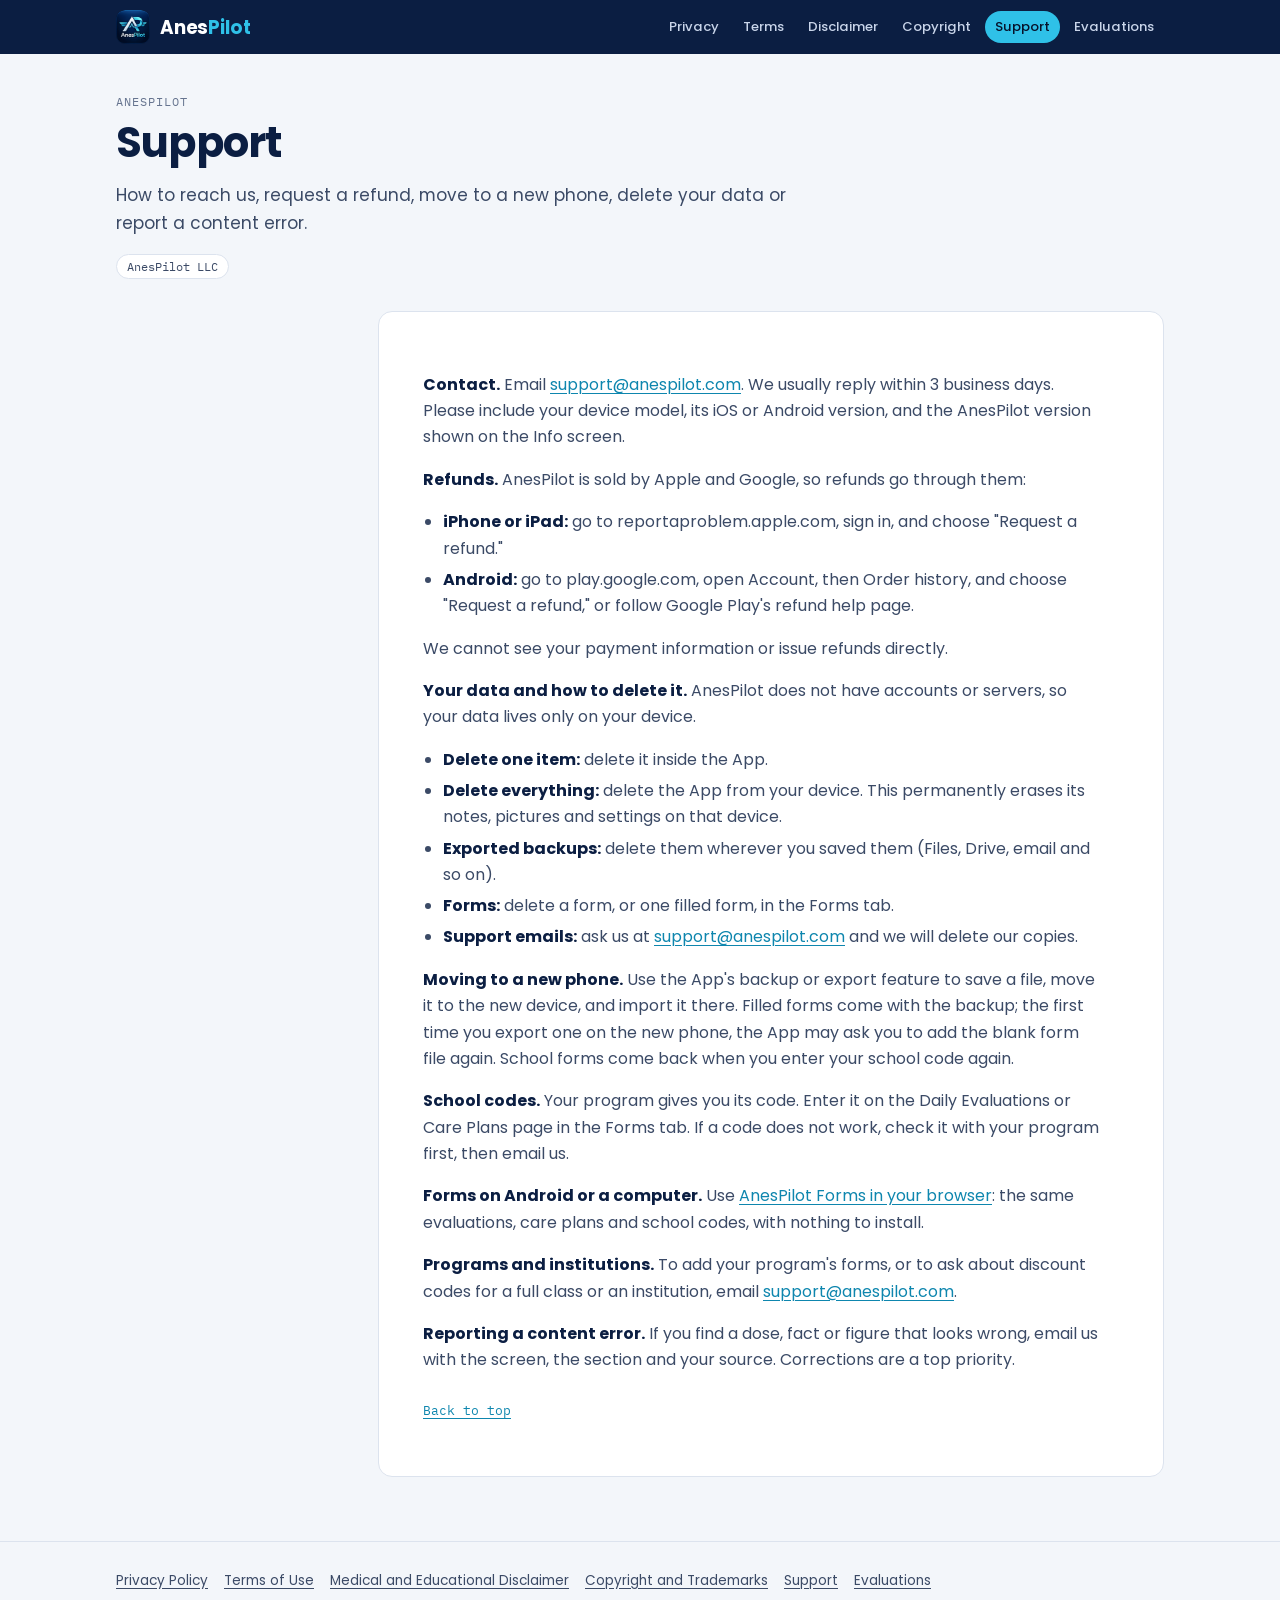
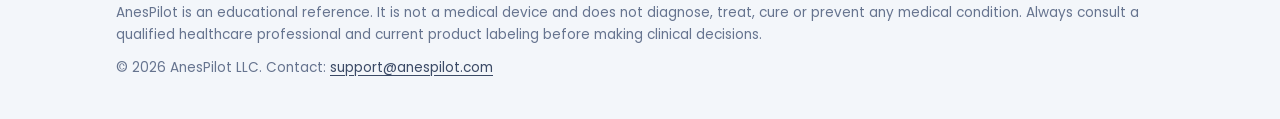
<file: support/index.html>
<!doctype html>
<html lang="en"><head><meta charset="utf-8"><meta name="viewport" content="width=device-width, initial-scale=1, viewport-fit=cover"><meta name="description" content="How to reach us, request a refund, move to a new phone, delete your data or report a content error."><link rel="icon" href="/assets/logo-96.png"><title>Support | AnesPilot</title><style>@font-face{font-family:'Poppins';font-style:normal;font-weight:400;font-display:swap;src:url([data-uri]) format('woff')}
@font-face{font-family:'Poppins';font-style:normal;font-weight:500;font-display:swap;src:url([data-uri]) format('woff')}
@font-face{font-family:'Poppins';font-style:normal;font-weight:600 800;font-display:swap;src:url([data-uri]) format('woff')}
@font-face{font-family:'IBM Plex Mono';font-style:normal;font-weight:400 500;font-display:swap;src:url([data-uri]) format('woff')}
/* Layout: one reading column (66ch) with a sticky contents rail on wide screens; home is a stacked set of bands.
   Palette and type follow the app: deep navy, the logo's cyan, Poppins; IBM Plex Mono for dates and labels. */
:root{
  --bg:#F3F6FA; --surface:#FFFFFF; --ink:#0B1E42; --ink-2:#3B4A66; --muted:#66748F; --line:#DCE3EE;
  --accent:#0E86AE; --accent-soft:#E2F4FA; --brand:#2FC1E8; --alert:#C8364D; --alert-soft:#FBE9EC; --mark:#FFE7A8; --mark-ink:#5A3D00;
  --f-display:'Poppins', ui-sans-serif, system-ui, -apple-system, 'Segoe UI', sans-serif;
  --f-body:'Poppins', ui-sans-serif, system-ui, -apple-system, 'Segoe UI', sans-serif;
  --f-mono:'IBM Plex Mono', ui-monospace, 'SF Mono', Menlo, monospace;
  --r:14px; --bezel:#0B1E42; color-scheme:light;
}
@media (prefers-color-scheme: dark){ :root:not([data-theme="light"]){
  --bg:#08111F; --surface:#0F1C31; --ink:#E8EEF8; --ink-2:#C2CEE2; --muted:#8E9DB8; --line:#22324D;
  --accent:#5FD0F0; --accent-soft:#0F2A3A; --brand:#2FC1E8; --alert:#F07186; --alert-soft:#3A1520; --mark:#5A4410; --mark-ink:#FFE7A8; --bezel:#1E2C45; color-scheme:dark } }
:root[data-theme="dark"]{
  --bg:#08111F; --surface:#0F1C31; --ink:#E8EEF8; --ink-2:#C2CEE2; --muted:#8E9DB8; --line:#22324D;
  --accent:#5FD0F0; --accent-soft:#0F2A3A; --brand:#2FC1E8; --alert:#F07186; --alert-soft:#3A1520; --mark:#5A4410; --mark-ink:#FFE7A8; --bezel:#1E2C45; color-scheme:dark }
*{box-sizing:border-box}
html{-webkit-text-size-adjust:100%}
body{margin:0;background:var(--bg);color:var(--ink);font:400 16px/1.65 var(--f-body);-webkit-font-smoothing:antialiased}
a{color:var(--accent);text-underline-offset:3px}
a:focus-visible,summary:focus-visible{outline:3px solid var(--brand);outline-offset:2px;border-radius:6px}
img{max-width:100%;height:auto}
.wrap{max-width:1080px;margin:0 auto;padding-left:max(16px, env(safe-area-inset-left, 0px));padding-right:max(16px, env(safe-area-inset-right, 0px))}
mark.ph{background:var(--mark);color:var(--mark-ink);padding:0 4px;border-radius:4px;font:600 .85em var(--f-mono)}
/* header */
.top{position:sticky;top:env(safe-area-inset-top, 0px);z-index:5;background:var(--ink);color:#fff}
:root[data-theme="dark"] .top{background:#050C18}
@media (prefers-color-scheme: dark){ :root:not([data-theme="light"]) .top{background:#050C18} }
.top .wrap{display:flex;align-items:center;gap:16px;padding-block:10px;flex-wrap:wrap}
.brand{display:flex;align-items:center;gap:10px;color:#fff;text-decoration:none;font:700 1.15rem var(--f-display);letter-spacing:-.01em}
.brand img{width:34px;height:34px;border-radius:9px}
.brand b{color:var(--brand);font-weight:700}
.nav{display:flex;gap:4px;flex-wrap:wrap;margin-left:auto}
.nav a{color:#C9D5EA;text-decoration:none;font:500 .82rem var(--f-display);padding:6px 10px;border-radius:999px}
.nav a:hover{color:#fff;background:rgba(255,255,255,.08)}
.nav a[aria-current="page"]{color:#06122A;background:var(--brand)}
/* policy pages */
.phead{padding-block:40px 8px}
.eyebrow{font:500 .74rem var(--f-mono);letter-spacing:.08em;text-transform:uppercase;color:var(--muted)}
h1{font:700 clamp(1.8rem, 4vw, 2.6rem)/1.15 var(--f-display);letter-spacing:-.02em;margin:.25em 0 .35em;text-wrap:balance}
.lead{font-size:1.06rem;color:var(--ink-2);max-width:62ch;margin:0}
.meta{display:flex;gap:8px;flex-wrap:wrap;margin-top:16px}
.chip{font:500 .74rem var(--f-mono);border:1px solid var(--line);background:var(--surface);color:var(--ink-2);border-radius:999px;padding:4px 10px}
.layout{display:grid;grid-template-columns:minmax(0,1fr);gap:32px;padding-block:24px 64px}
@media (min-width:920px){ .layout{grid-template-columns:230px minmax(0,1fr)} }
.toc{font-size:.85rem}
@media (min-width:920px){ .toc{position:sticky;top:84px;align-self:start;max-height:calc(100vh - 110px);overflow:auto} }
.toc details{background:var(--surface);border:1px solid var(--line);border-radius:var(--r);padding:12px 14px}
.toc summary{cursor:pointer;font:600 .8rem var(--f-display);color:var(--ink)}
.toc ol{list-style:none;margin:10px 0 0;padding:0;display:grid;gap:6px}
.toc a{color:var(--ink-2);text-decoration:none}
.toc a:hover{color:var(--accent);text-decoration:underline}
.doc{background:var(--surface);border:1px solid var(--line);border-radius:var(--r);padding:clamp(20px, 4vw, 44px);min-width:0}
.doc > *{max-width:68ch}
.doc h2{font:600 1.18rem/1.3 var(--f-display);margin:1.9em 0 .5em;scroll-margin-top:90px;text-wrap:balance}
.doc h2:first-child{margin-top:0}
.doc h3{font:600 1rem var(--f-display);margin:1.4em 0 .4em}
.doc p,.doc li{color:var(--ink-2)}
.doc strong{color:var(--ink)}
.doc ul,.doc ol{padding-left:1.25em}
.doc li{margin:.3em 0}
.doc blockquote{margin:1em 0;padding:12px 16px;border-left:3px solid var(--brand);background:var(--accent-soft);border-radius:0 10px 10px 0}
.doc table{border-collapse:collapse;width:100%;font-size:.92rem}
.doc .tw{overflow-x:auto}
.doc th,.doc td{border:1px solid var(--line);padding:8px 10px;text-align:left;vertical-align:top}
.backtop{margin-top:28px;font:500 .8rem var(--f-mono)}
/* home */
.hero{padding-block:56px 32px}
.hero .wrap{display:grid;gap:36px;align-items:center}
@media (min-width:860px){ .hero .wrap{grid-template-columns:minmax(0,1.1fr) minmax(0,.9fr)} }
.hero h1{font-size:clamp(2.3rem, 6vw, 3.6rem);margin:.1em 0 .25em}
.hero h1 b{color:var(--accent)}
.hero .lead{font-size:1.12rem}
.pill{display:inline-flex;align-items:center;gap:8px;font:500 .78rem var(--f-mono);letter-spacing:.04em;text-transform:uppercase;color:var(--accent);background:var(--accent-soft);border-radius:999px;padding:6px 12px}
.actions{display:flex;gap:10px;flex-wrap:wrap;margin-top:24px}
.btn{display:inline-flex;align-items:center;gap:8px;font:600 .92rem var(--f-display);text-decoration:none;border-radius:12px;padding:12px 18px;border:1px solid var(--line);color:var(--ink);background:var(--surface)}
.btn.primary{background:var(--ink);color:#fff;border-color:var(--ink)}
:root[data-theme="dark"] .btn.primary{background:var(--brand);color:#06122A;border-color:var(--brand)}
@media (prefers-color-scheme: dark){ :root:not([data-theme="light"]) .btn.primary{background:var(--brand);color:#06122A;border-color:var(--brand)} }
.logoart{justify-self:center;width:min(300px, 70vw);aspect-ratio:1;max-width:100%;border-radius:28%;box-shadow:0 30px 60px -28px rgba(11,30,66,.55)}
.trace{display:block;width:100%;height:56px;color:var(--brand)}
.band{padding-block:48px}
.band h2{font:700 clamp(1.4rem, 3vw, 1.9rem)/1.2 var(--f-display);letter-spacing:-.01em;margin:0 0 8px;text-wrap:balance}
.band .sub{color:var(--ink-2);margin:0 0 28px;max-width:60ch}
.features{display:grid;gap:14px;grid-template-columns:repeat(auto-fill, minmax(min(100%, 300px), 1fr))}
.feat{background:var(--surface);border:1px solid var(--line);border-radius:var(--r);padding:18px 20px}
.feat h3{font:600 1rem var(--f-display);margin:0 0 6px;display:flex;align-items:center;gap:10px}
.feat h3 .dot{width:10px;height:10px;border-radius:3px;background:var(--brand);flex:none}
.feat.crit h3 .dot{background:var(--alert)}
.feat p{margin:0;color:var(--ink-2);font-size:.94rem}
.shots{display:grid;gap:22px;grid-template-columns:repeat(auto-fit, minmax(min(100%, 230px), 1fr))}
.shot{margin:0}
.shot img{display:block;width:100%;border-radius:26px;border:6px solid var(--bezel);background:var(--bezel);box-shadow:0 24px 50px -30px rgba(11,30,66,.6)}
.shot figcaption{margin-top:12px;font-size:.9rem;color:var(--ink-2)}
.shot figcaption b{display:block;color:var(--ink);font-family:var(--f-display)}
.promise{background:var(--ink);color:#fff;border-radius:22px;padding:clamp(22px, 4vw, 40px);display:grid;gap:18px}
:root[data-theme="dark"] .promise{background:var(--surface);border:1px solid var(--line)}
@media (prefers-color-scheme: dark){ :root:not([data-theme="light"]) .promise{background:var(--surface);border:1px solid var(--line)} }
.promise h2{color:#fff;margin:0}
:root[data-theme="dark"] .promise h2{color:var(--ink)}
@media (prefers-color-scheme: dark){ :root:not([data-theme="light"]) .promise h2{color:var(--ink)} }
.promise ul{list-style:none;margin:0;padding:0;display:grid;gap:10px;grid-template-columns:repeat(auto-fit, minmax(min(100%, 220px), 1fr))}
.promise li{display:flex;gap:10px;color:#D4DEEE}
:root[data-theme="dark"] .promise li{color:var(--ink-2)}
@media (prefers-color-scheme: dark){ :root:not([data-theme="light"]) .promise li{color:var(--ink-2)} }
.promise li::before{content:"";flex:none;width:18px;height:18px;margin-top:3px;border-radius:50%;background:var(--brand) url("data:image/svg+xml,%3Csvg xmlns='http://www.w3.org/2000/svg' viewBox='0 0 24 24' fill='none' stroke='%2306122A' stroke-width='3.2' stroke-linecap='round' stroke-linejoin='round'%3E%3Cpath d='M6 12.5l4 4 8-9'/%3E%3C/svg%3E") center/12px no-repeat}
.promise a{color:var(--brand)}
.caution{border:1px solid var(--line);background:var(--surface);border-radius:var(--r);padding:18px 20px;display:grid;gap:6px}
.caution b{font-family:var(--f-display)}
.docs{display:grid;gap:10px;grid-template-columns:repeat(auto-fill, minmax(min(100%, 240px), 1fr))}
.docs a{display:block;background:var(--surface);border:1px solid var(--line);border-radius:12px;padding:14px 16px;text-decoration:none;color:var(--ink)}
.docs a span{display:block;font:600 .95rem var(--f-display)}
.docs a small{color:var(--muted);font-size:.84rem}
.docs a:hover{border-color:var(--accent)}
/* footer */
.foot{border-top:1px solid var(--line);padding-block:28px 40px;color:var(--muted);font-size:.85rem}
.foot .wrap{display:grid;gap:10px}
.foot nav{display:flex;flex-wrap:wrap;gap:6px 16px}
.foot a{color:var(--ink-2)}
</style></head><body id="top"><header class="top"><div class="wrap"><a class="brand" href="/"><img src="/assets/logo-96.png" alt="" width="34" height="34"><span>Anes<b>Pilot</b></span></a><nav class="nav" aria-label="Policies"><a href="/privacy/">Privacy</a><a href="/terms/">Terms</a><a href="/disclaimer/">Disclaimer</a><a href="/copyright/">Copyright</a><a href="/support/" aria-current="page">Support</a><a href="/evaluations/">Evaluations</a></nav></div></header><main><section class="phead"><div class="wrap"><div class="eyebrow">AnesPilot</div><h1>Support</h1><p class="lead">How to reach us, request a refund, move to a new phone, delete your data or report a content error.</p><div class="meta"><span class="chip">AnesPilot LLC</span></div></div></section><div class="wrap layout"><div></div><article class="doc"><p><strong>Contact.</strong> Email <a href="mailto:support@anespilot.com">support@anespilot.com</a>. We usually reply within 3 business days. Please include your device model, its iOS or Android version, and the AnesPilot version shown on the Info screen.</p>
<p><strong>Refunds.</strong> AnesPilot is sold by Apple and Google, so refunds go through them:</p>
<ul>
<li><strong>iPhone or iPad:</strong> go to reportaproblem.apple.com, sign in, and choose "Request a refund."</li>
<li><strong>Android:</strong> go to play.google.com, open Account, then Order history, and choose "Request a refund," or follow Google Play's refund help page.</li>
</ul>
<p>We cannot see your payment information or issue refunds directly.</p>
<p><strong>Your data and how to delete it.</strong> AnesPilot does not have accounts or servers, so your data lives only on your device.</p>
<ul>
<li><strong>Delete one item:</strong> delete it inside the App.</li>
<li><strong>Delete everything:</strong> delete the App from your device. This permanently erases its notes, pictures and settings on that device.</li>
<li><strong>Exported backups:</strong> delete them wherever you saved them (Files, Drive, email and so on).</li>
<li><strong>Forms:</strong> delete a form, or one filled form, in the Forms tab.</li>
<li><strong>Support emails:</strong> ask us at <a href="mailto:support@anespilot.com">support@anespilot.com</a> and we will delete our copies.</li>
</ul>
<p><strong>Moving to a new phone.</strong> Use the App's backup or export feature to save a file, move it to the new device, and import it there. Filled forms come with the backup; the first time you export one on the new phone, the App may ask you to add the blank form file again. School forms come back when you enter your school code again.</p>
<p><strong>School codes.</strong> Your program gives you its code. Enter it on the Daily Evaluations or Care Plans page in the Forms tab. If a code does not work, check it with your program first, then email us.</p>
<p><strong>Forms on Android or a computer.</strong> Use <a href="/forms/">AnesPilot Forms in your browser</a>: the same evaluations, care plans and school codes, with nothing to install.</p>
<p><strong>Programs and institutions.</strong> To add your program's forms, or to ask about discount codes for a full class or an institution, email <a href="mailto:support@anespilot.com?subject=Class%20or%20institutional%20discount">support@anespilot.com</a>.</p>
<p><strong>Reporting a content error.</strong> If you find a dose, fact or figure that looks wrong, email us with the screen, the section and your source. Corrections are a top priority.</p><p class="backtop"><a href="#top">Back to top</a></p></article></div></main><footer class="foot"><div class="wrap"><nav aria-label="Footer"><a href="/privacy/">Privacy Policy</a><a href="/terms/">Terms of Use</a><a href="/disclaimer/">Medical and Educational Disclaimer</a><a href="/copyright/">Copyright and Trademarks</a><a href="/support/">Support</a><a href="/evaluations/">Evaluations</a></nav><p style="margin:0">AnesPilot is an educational reference. It is not a medical device and does not diagnose, treat, cure or prevent any medical condition. Always consult a qualified healthcare professional and current product labeling before making clinical decisions.</p><p style="margin:0">&copy; 2026 AnesPilot LLC. Contact: <a href="mailto:support@anespilot.com">support@anespilot.com</a></p></div></footer></body></html>
</file>
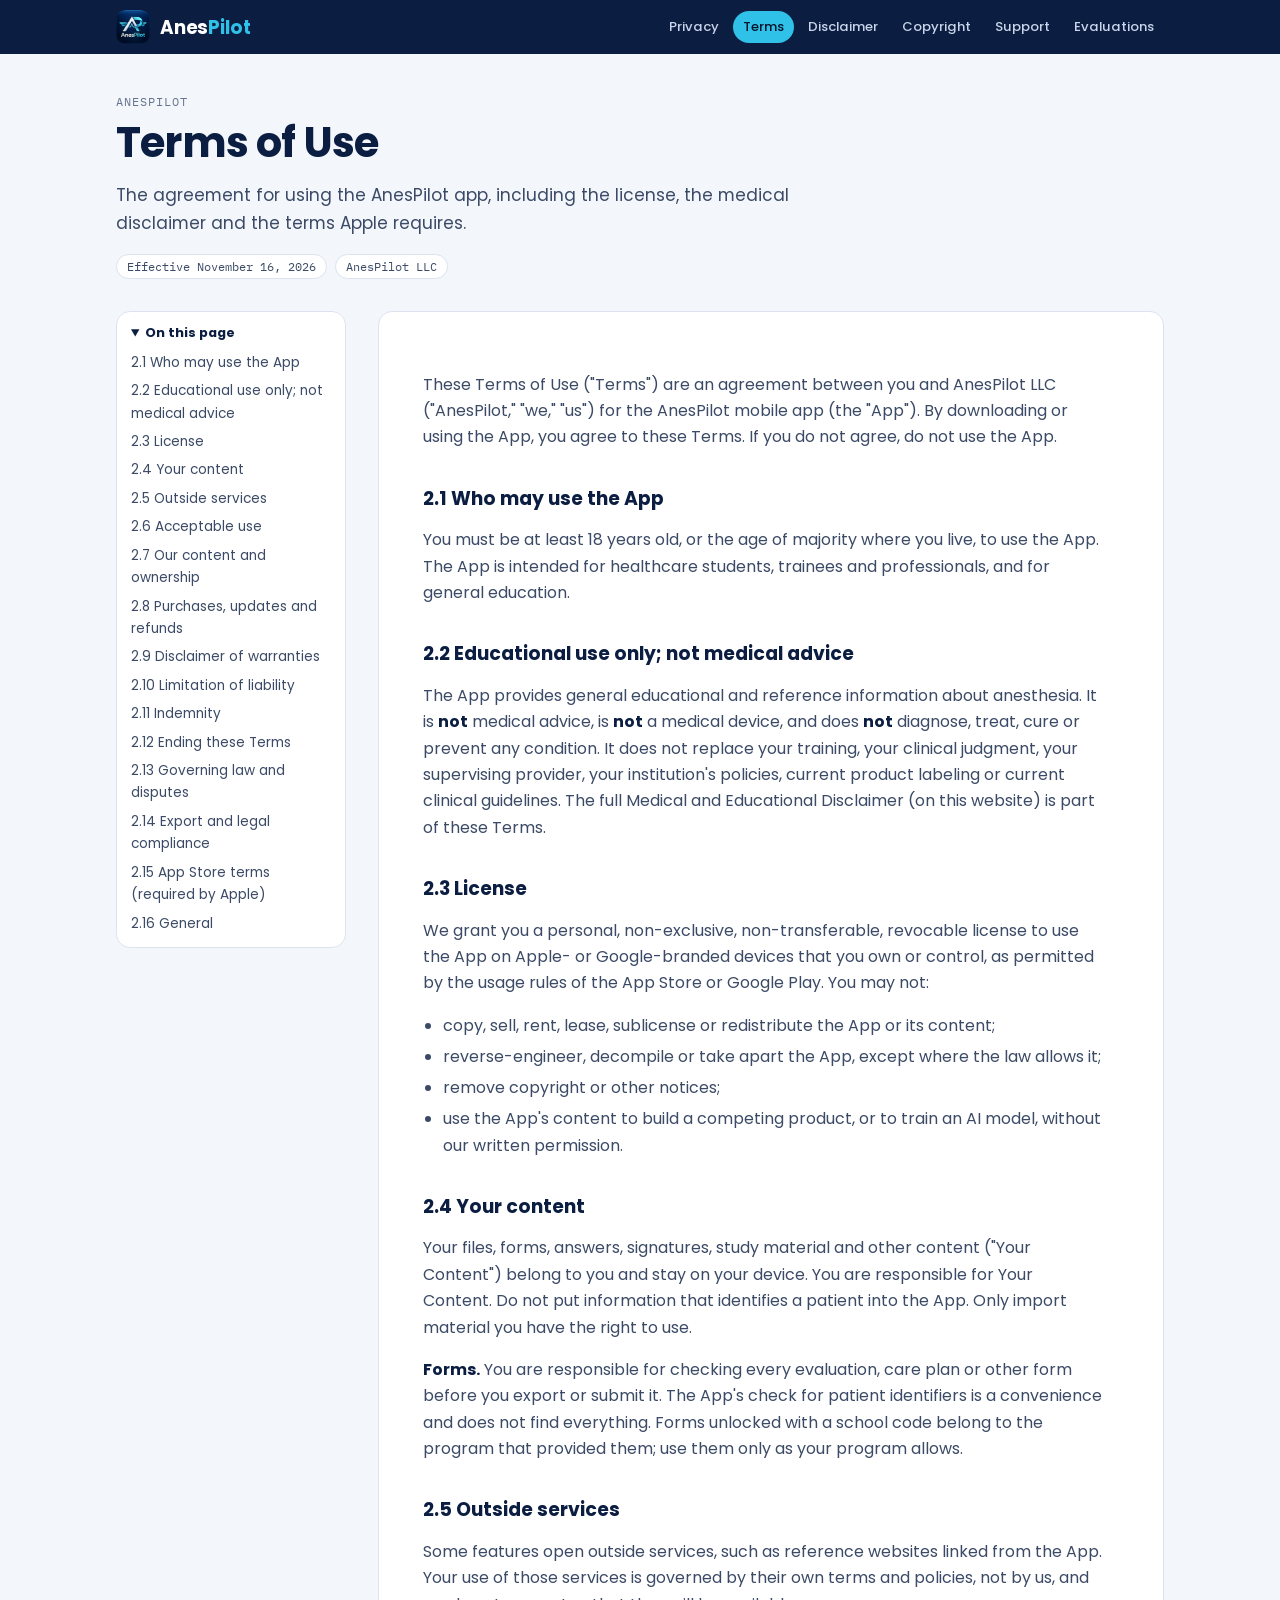
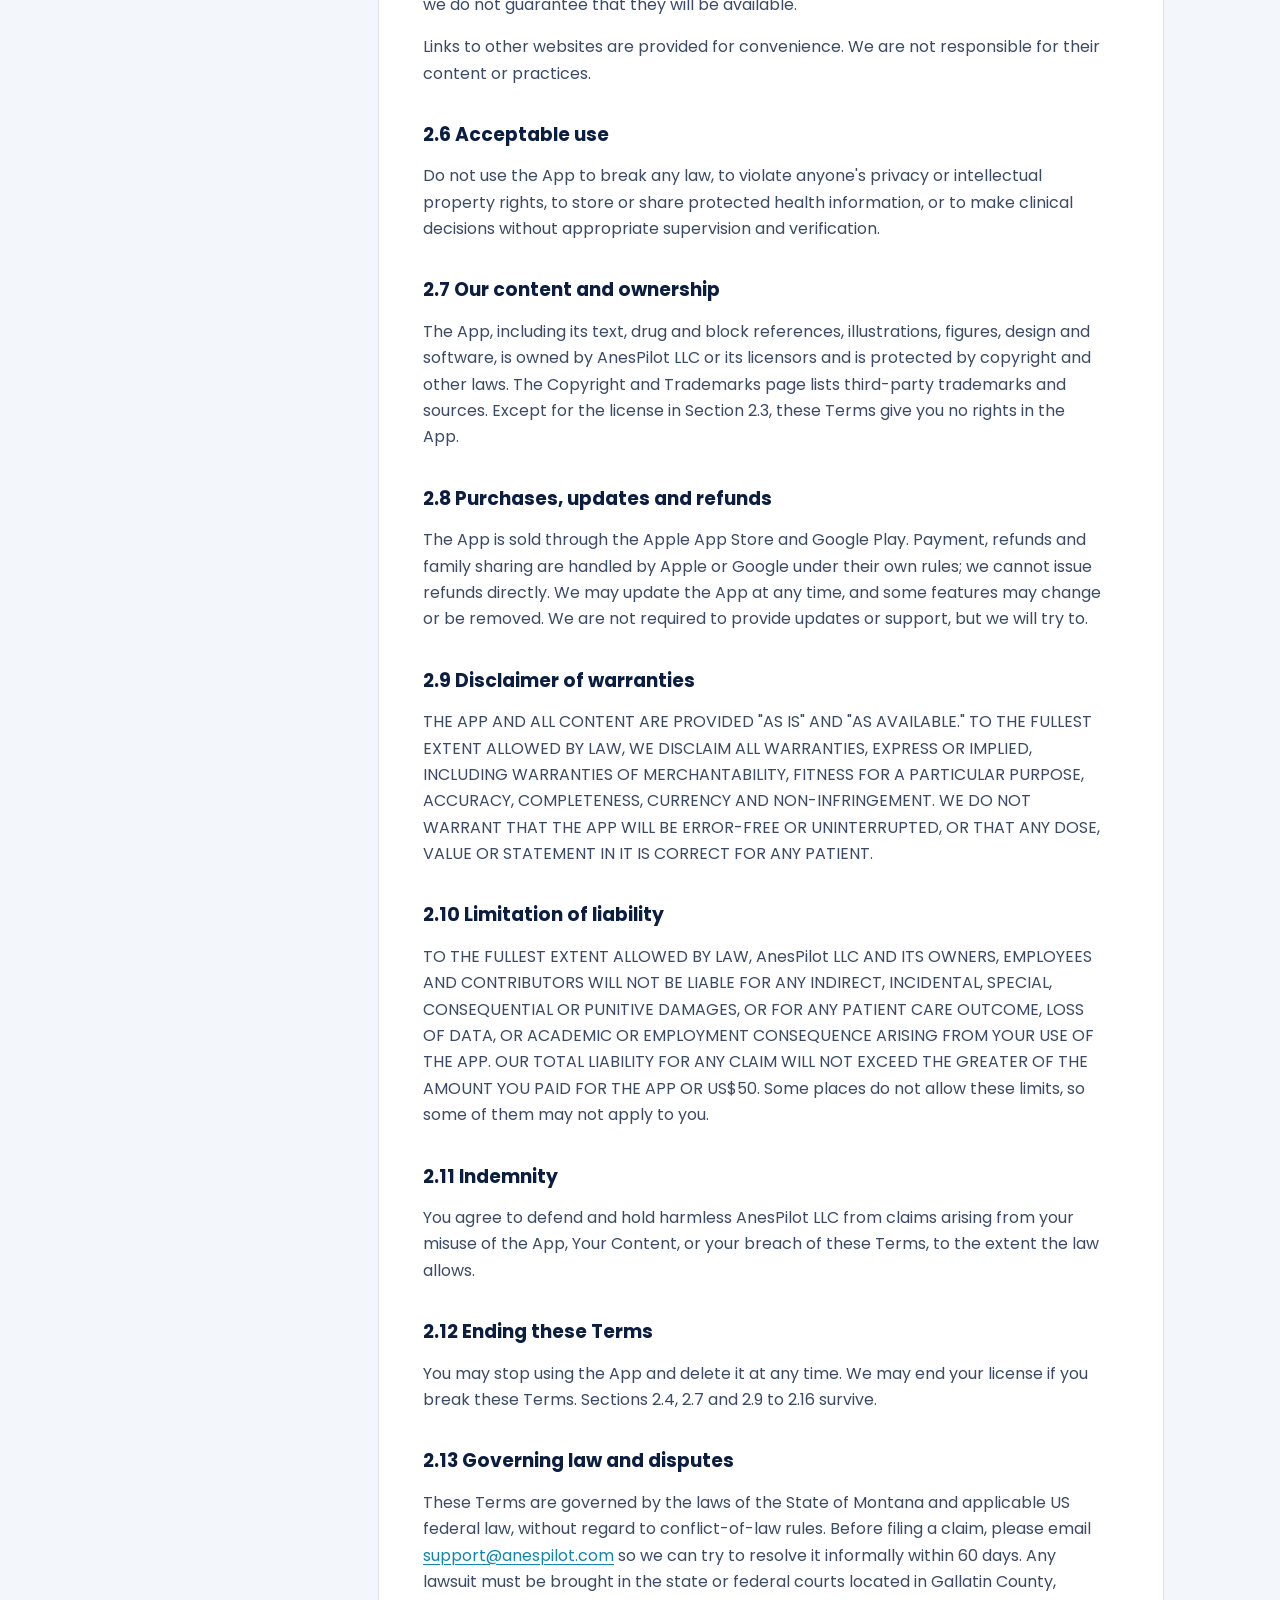
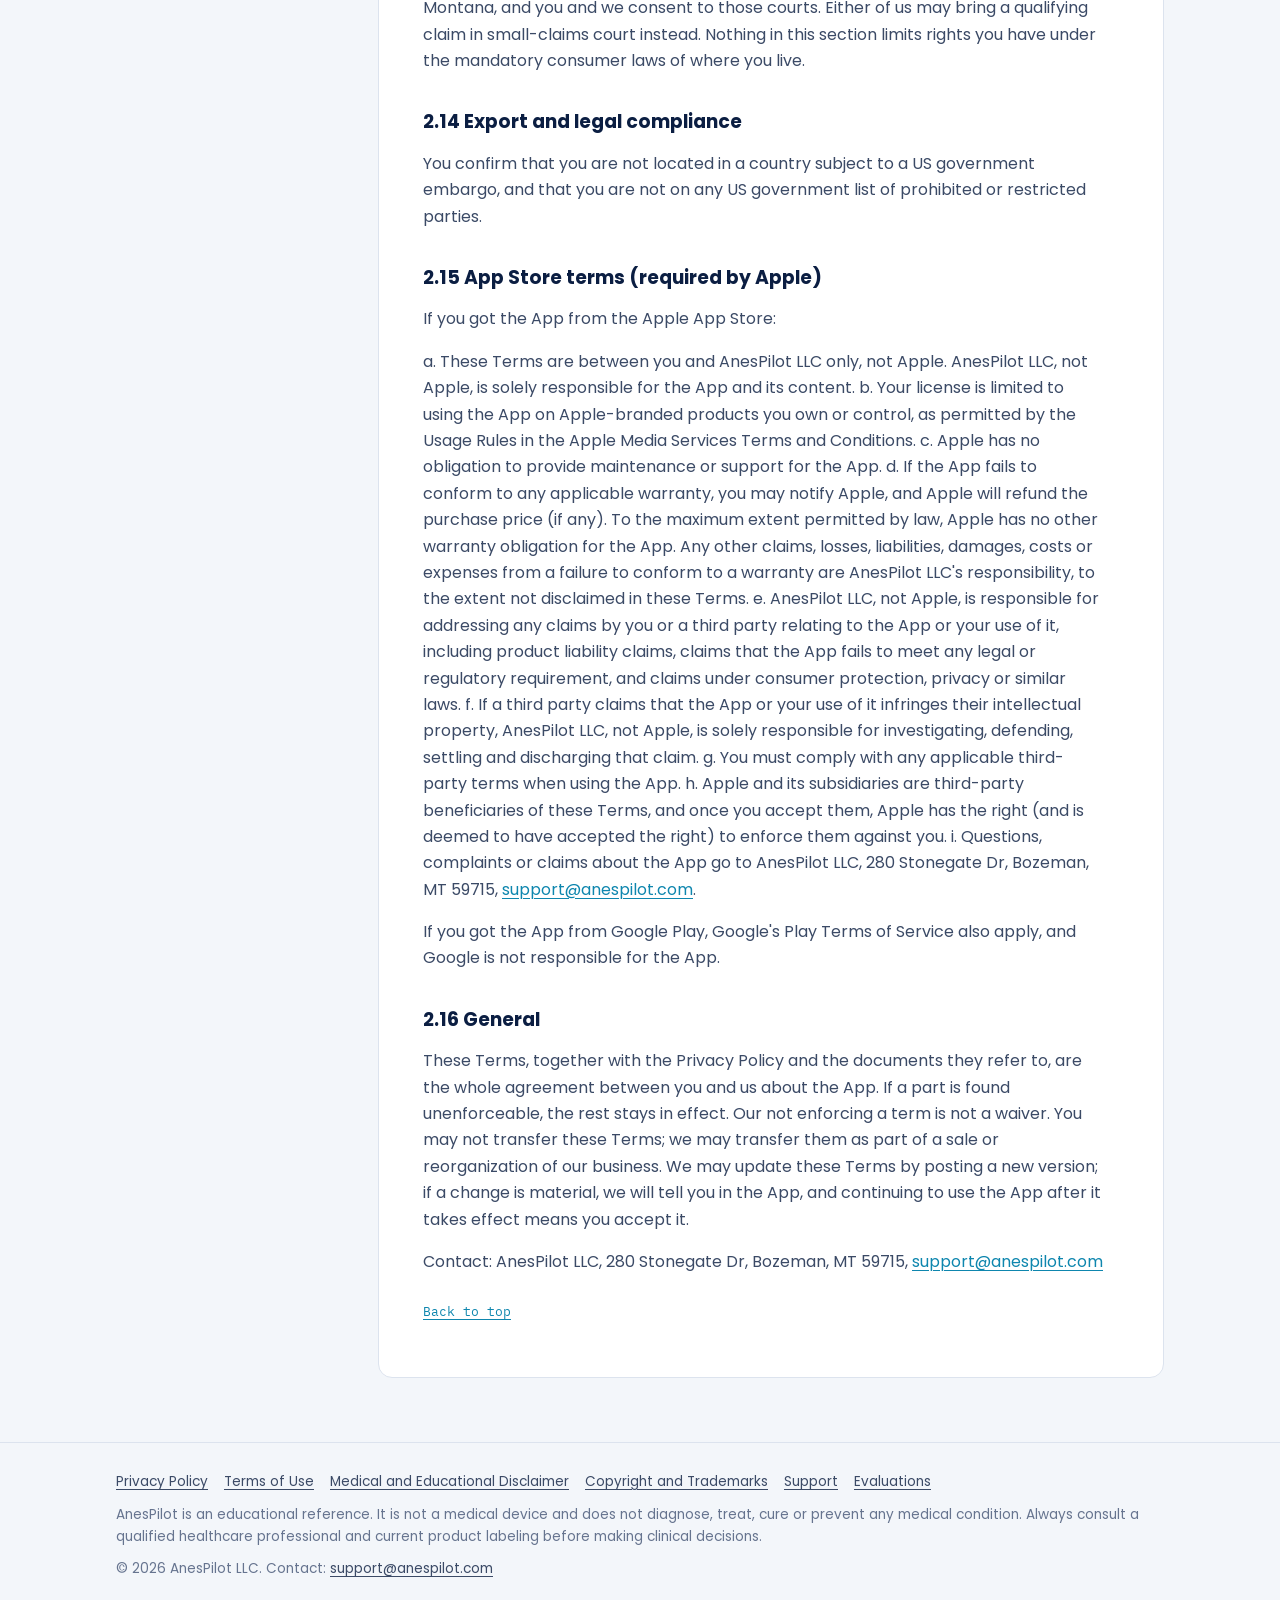
<file: terms/index.html>
<!doctype html>
<html lang="en"><head><meta charset="utf-8"><meta name="viewport" content="width=device-width, initial-scale=1, viewport-fit=cover"><meta name="description" content="The agreement for using the AnesPilot app, including the license, the medical disclaimer and the terms Apple requires."><link rel="icon" href="/assets/logo-96.png"><title>Terms of Use | AnesPilot</title><style>@font-face{font-family:'Poppins';font-style:normal;font-weight:400;font-display:swap;src:url([data-uri]) format('woff')}
@font-face{font-family:'Poppins';font-style:normal;font-weight:500;font-display:swap;src:url([data-uri]) format('woff')}
@font-face{font-family:'Poppins';font-style:normal;font-weight:600 800;font-display:swap;src:url([data-uri]) format('woff')}
@font-face{font-family:'IBM Plex Mono';font-style:normal;font-weight:400 500;font-display:swap;src:url([data-uri]) format('woff')}
/* Layout: one reading column (66ch) with a sticky contents rail on wide screens; home is a stacked set of bands.
   Palette and type follow the app: deep navy, the logo's cyan, Poppins; IBM Plex Mono for dates and labels. */
:root{
  --bg:#F3F6FA; --surface:#FFFFFF; --ink:#0B1E42; --ink-2:#3B4A66; --muted:#66748F; --line:#DCE3EE;
  --accent:#0E86AE; --accent-soft:#E2F4FA; --brand:#2FC1E8; --alert:#C8364D; --alert-soft:#FBE9EC; --mark:#FFE7A8; --mark-ink:#5A3D00;
  --f-display:'Poppins', ui-sans-serif, system-ui, -apple-system, 'Segoe UI', sans-serif;
  --f-body:'Poppins', ui-sans-serif, system-ui, -apple-system, 'Segoe UI', sans-serif;
  --f-mono:'IBM Plex Mono', ui-monospace, 'SF Mono', Menlo, monospace;
  --r:14px; --bezel:#0B1E42; color-scheme:light;
}
@media (prefers-color-scheme: dark){ :root:not([data-theme="light"]){
  --bg:#08111F; --surface:#0F1C31; --ink:#E8EEF8; --ink-2:#C2CEE2; --muted:#8E9DB8; --line:#22324D;
  --accent:#5FD0F0; --accent-soft:#0F2A3A; --brand:#2FC1E8; --alert:#F07186; --alert-soft:#3A1520; --mark:#5A4410; --mark-ink:#FFE7A8; --bezel:#1E2C45; color-scheme:dark } }
:root[data-theme="dark"]{
  --bg:#08111F; --surface:#0F1C31; --ink:#E8EEF8; --ink-2:#C2CEE2; --muted:#8E9DB8; --line:#22324D;
  --accent:#5FD0F0; --accent-soft:#0F2A3A; --brand:#2FC1E8; --alert:#F07186; --alert-soft:#3A1520; --mark:#5A4410; --mark-ink:#FFE7A8; --bezel:#1E2C45; color-scheme:dark }
*{box-sizing:border-box}
html{-webkit-text-size-adjust:100%}
body{margin:0;background:var(--bg);color:var(--ink);font:400 16px/1.65 var(--f-body);-webkit-font-smoothing:antialiased}
a{color:var(--accent);text-underline-offset:3px}
a:focus-visible,summary:focus-visible{outline:3px solid var(--brand);outline-offset:2px;border-radius:6px}
img{max-width:100%;height:auto}
.wrap{max-width:1080px;margin:0 auto;padding-left:max(16px, env(safe-area-inset-left, 0px));padding-right:max(16px, env(safe-area-inset-right, 0px))}
mark.ph{background:var(--mark);color:var(--mark-ink);padding:0 4px;border-radius:4px;font:600 .85em var(--f-mono)}
/* header */
.top{position:sticky;top:env(safe-area-inset-top, 0px);z-index:5;background:var(--ink);color:#fff}
:root[data-theme="dark"] .top{background:#050C18}
@media (prefers-color-scheme: dark){ :root:not([data-theme="light"]) .top{background:#050C18} }
.top .wrap{display:flex;align-items:center;gap:16px;padding-block:10px;flex-wrap:wrap}
.brand{display:flex;align-items:center;gap:10px;color:#fff;text-decoration:none;font:700 1.15rem var(--f-display);letter-spacing:-.01em}
.brand img{width:34px;height:34px;border-radius:9px}
.brand b{color:var(--brand);font-weight:700}
.nav{display:flex;gap:4px;flex-wrap:wrap;margin-left:auto}
.nav a{color:#C9D5EA;text-decoration:none;font:500 .82rem var(--f-display);padding:6px 10px;border-radius:999px}
.nav a:hover{color:#fff;background:rgba(255,255,255,.08)}
.nav a[aria-current="page"]{color:#06122A;background:var(--brand)}
/* policy pages */
.phead{padding-block:40px 8px}
.eyebrow{font:500 .74rem var(--f-mono);letter-spacing:.08em;text-transform:uppercase;color:var(--muted)}
h1{font:700 clamp(1.8rem, 4vw, 2.6rem)/1.15 var(--f-display);letter-spacing:-.02em;margin:.25em 0 .35em;text-wrap:balance}
.lead{font-size:1.06rem;color:var(--ink-2);max-width:62ch;margin:0}
.meta{display:flex;gap:8px;flex-wrap:wrap;margin-top:16px}
.chip{font:500 .74rem var(--f-mono);border:1px solid var(--line);background:var(--surface);color:var(--ink-2);border-radius:999px;padding:4px 10px}
.layout{display:grid;grid-template-columns:minmax(0,1fr);gap:32px;padding-block:24px 64px}
@media (min-width:920px){ .layout{grid-template-columns:230px minmax(0,1fr)} }
.toc{font-size:.85rem}
@media (min-width:920px){ .toc{position:sticky;top:84px;align-self:start;max-height:calc(100vh - 110px);overflow:auto} }
.toc details{background:var(--surface);border:1px solid var(--line);border-radius:var(--r);padding:12px 14px}
.toc summary{cursor:pointer;font:600 .8rem var(--f-display);color:var(--ink)}
.toc ol{list-style:none;margin:10px 0 0;padding:0;display:grid;gap:6px}
.toc a{color:var(--ink-2);text-decoration:none}
.toc a:hover{color:var(--accent);text-decoration:underline}
.doc{background:var(--surface);border:1px solid var(--line);border-radius:var(--r);padding:clamp(20px, 4vw, 44px);min-width:0}
.doc > *{max-width:68ch}
.doc h2{font:600 1.18rem/1.3 var(--f-display);margin:1.9em 0 .5em;scroll-margin-top:90px;text-wrap:balance}
.doc h2:first-child{margin-top:0}
.doc h3{font:600 1rem var(--f-display);margin:1.4em 0 .4em}
.doc p,.doc li{color:var(--ink-2)}
.doc strong{color:var(--ink)}
.doc ul,.doc ol{padding-left:1.25em}
.doc li{margin:.3em 0}
.doc blockquote{margin:1em 0;padding:12px 16px;border-left:3px solid var(--brand);background:var(--accent-soft);border-radius:0 10px 10px 0}
.doc table{border-collapse:collapse;width:100%;font-size:.92rem}
.doc .tw{overflow-x:auto}
.doc th,.doc td{border:1px solid var(--line);padding:8px 10px;text-align:left;vertical-align:top}
.backtop{margin-top:28px;font:500 .8rem var(--f-mono)}
/* home */
.hero{padding-block:56px 32px}
.hero .wrap{display:grid;gap:36px;align-items:center}
@media (min-width:860px){ .hero .wrap{grid-template-columns:minmax(0,1.1fr) minmax(0,.9fr)} }
.hero h1{font-size:clamp(2.3rem, 6vw, 3.6rem);margin:.1em 0 .25em}
.hero h1 b{color:var(--accent)}
.hero .lead{font-size:1.12rem}
.pill{display:inline-flex;align-items:center;gap:8px;font:500 .78rem var(--f-mono);letter-spacing:.04em;text-transform:uppercase;color:var(--accent);background:var(--accent-soft);border-radius:999px;padding:6px 12px}
.actions{display:flex;gap:10px;flex-wrap:wrap;margin-top:24px}
.btn{display:inline-flex;align-items:center;gap:8px;font:600 .92rem var(--f-display);text-decoration:none;border-radius:12px;padding:12px 18px;border:1px solid var(--line);color:var(--ink);background:var(--surface)}
.btn.primary{background:var(--ink);color:#fff;border-color:var(--ink)}
:root[data-theme="dark"] .btn.primary{background:var(--brand);color:#06122A;border-color:var(--brand)}
@media (prefers-color-scheme: dark){ :root:not([data-theme="light"]) .btn.primary{background:var(--brand);color:#06122A;border-color:var(--brand)} }
.logoart{justify-self:center;width:min(300px, 70vw);aspect-ratio:1;max-width:100%;border-radius:28%;box-shadow:0 30px 60px -28px rgba(11,30,66,.55)}
.trace{display:block;width:100%;height:56px;color:var(--brand)}
.band{padding-block:48px}
.band h2{font:700 clamp(1.4rem, 3vw, 1.9rem)/1.2 var(--f-display);letter-spacing:-.01em;margin:0 0 8px;text-wrap:balance}
.band .sub{color:var(--ink-2);margin:0 0 28px;max-width:60ch}
.features{display:grid;gap:14px;grid-template-columns:repeat(auto-fill, minmax(min(100%, 300px), 1fr))}
.feat{background:var(--surface);border:1px solid var(--line);border-radius:var(--r);padding:18px 20px}
.feat h3{font:600 1rem var(--f-display);margin:0 0 6px;display:flex;align-items:center;gap:10px}
.feat h3 .dot{width:10px;height:10px;border-radius:3px;background:var(--brand);flex:none}
.feat.crit h3 .dot{background:var(--alert)}
.feat p{margin:0;color:var(--ink-2);font-size:.94rem}
.shots{display:grid;gap:22px;grid-template-columns:repeat(auto-fit, minmax(min(100%, 230px), 1fr))}
.shot{margin:0}
.shot img{display:block;width:100%;border-radius:26px;border:6px solid var(--bezel);background:var(--bezel);box-shadow:0 24px 50px -30px rgba(11,30,66,.6)}
.shot figcaption{margin-top:12px;font-size:.9rem;color:var(--ink-2)}
.shot figcaption b{display:block;color:var(--ink);font-family:var(--f-display)}
.promise{background:var(--ink);color:#fff;border-radius:22px;padding:clamp(22px, 4vw, 40px);display:grid;gap:18px}
:root[data-theme="dark"] .promise{background:var(--surface);border:1px solid var(--line)}
@media (prefers-color-scheme: dark){ :root:not([data-theme="light"]) .promise{background:var(--surface);border:1px solid var(--line)} }
.promise h2{color:#fff;margin:0}
:root[data-theme="dark"] .promise h2{color:var(--ink)}
@media (prefers-color-scheme: dark){ :root:not([data-theme="light"]) .promise h2{color:var(--ink)} }
.promise ul{list-style:none;margin:0;padding:0;display:grid;gap:10px;grid-template-columns:repeat(auto-fit, minmax(min(100%, 220px), 1fr))}
.promise li{display:flex;gap:10px;color:#D4DEEE}
:root[data-theme="dark"] .promise li{color:var(--ink-2)}
@media (prefers-color-scheme: dark){ :root:not([data-theme="light"]) .promise li{color:var(--ink-2)} }
.promise li::before{content:"";flex:none;width:18px;height:18px;margin-top:3px;border-radius:50%;background:var(--brand) url("data:image/svg+xml,%3Csvg xmlns='http://www.w3.org/2000/svg' viewBox='0 0 24 24' fill='none' stroke='%2306122A' stroke-width='3.2' stroke-linecap='round' stroke-linejoin='round'%3E%3Cpath d='M6 12.5l4 4 8-9'/%3E%3C/svg%3E") center/12px no-repeat}
.promise a{color:var(--brand)}
.caution{border:1px solid var(--line);background:var(--surface);border-radius:var(--r);padding:18px 20px;display:grid;gap:6px}
.caution b{font-family:var(--f-display)}
.docs{display:grid;gap:10px;grid-template-columns:repeat(auto-fill, minmax(min(100%, 240px), 1fr))}
.docs a{display:block;background:var(--surface);border:1px solid var(--line);border-radius:12px;padding:14px 16px;text-decoration:none;color:var(--ink)}
.docs a span{display:block;font:600 .95rem var(--f-display)}
.docs a small{color:var(--muted);font-size:.84rem}
.docs a:hover{border-color:var(--accent)}
/* footer */
.foot{border-top:1px solid var(--line);padding-block:28px 40px;color:var(--muted);font-size:.85rem}
.foot .wrap{display:grid;gap:10px}
.foot nav{display:flex;flex-wrap:wrap;gap:6px 16px}
.foot a{color:var(--ink-2)}
</style></head><body id="top"><header class="top"><div class="wrap"><a class="brand" href="/"><img src="/assets/logo-96.png" alt="" width="34" height="34"><span>Anes<b>Pilot</b></span></a><nav class="nav" aria-label="Policies"><a href="/privacy/">Privacy</a><a href="/terms/" aria-current="page">Terms</a><a href="/disclaimer/">Disclaimer</a><a href="/copyright/">Copyright</a><a href="/support/">Support</a><a href="/evaluations/">Evaluations</a></nav></div></header><main><section class="phead"><div class="wrap"><div class="eyebrow">AnesPilot</div><h1>Terms of Use</h1><p class="lead">The agreement for using the AnesPilot app, including the license, the medical disclaimer and the terms Apple requires.</p><div class="meta"><span class="chip">Effective November 16, 2026</span><span class="chip">AnesPilot LLC</span></div></div></section><div class="wrap layout"><aside class="toc"><details open><summary>On this page</summary><ol><li><a href="#2-1-who-may-use-the-app">2.1 Who may use the App</a></li><li><a href="#2-2-educational-use-only-not-medical-advice">2.2 Educational use only; not medical advice</a></li><li><a href="#2-3-license">2.3 License</a></li><li><a href="#2-4-your-content">2.4 Your content</a></li><li><a href="#2-5-outside-services">2.5 Outside services</a></li><li><a href="#2-6-acceptable-use">2.6 Acceptable use</a></li><li><a href="#2-7-our-content-and-ownership">2.7 Our content and ownership</a></li><li><a href="#2-8-purchases-updates-and-refunds">2.8 Purchases, updates and refunds</a></li><li><a href="#2-9-disclaimer-of-warranties">2.9 Disclaimer of warranties</a></li><li><a href="#2-10-limitation-of-liability">2.10 Limitation of liability</a></li><li><a href="#2-11-indemnity">2.11 Indemnity</a></li><li><a href="#2-12-ending-these-terms">2.12 Ending these Terms</a></li><li><a href="#2-13-governing-law-and-disputes">2.13 Governing law and disputes</a></li><li><a href="#2-14-export-and-legal-compliance">2.14 Export and legal compliance</a></li><li><a href="#2-15-app-store-terms-required-by-apple">2.15 App Store terms (required by Apple)</a></li><li><a href="#2-16-general">2.16 General</a></li></ol></details></aside><article class="doc"><p>These Terms of Use ("Terms") are an agreement between you and AnesPilot LLC ("AnesPilot," "we," "us") for the AnesPilot mobile app (the "App"). By downloading or using the App, you agree to these Terms. If you do not agree, do not use the App.</p>
<h2 id="2-1-who-may-use-the-app">2.1 Who may use the App</h2>
<p>You must be at least 18 years old, or the age of majority where you live, to use the App. The App is intended for healthcare students, trainees and professionals, and for general education.</p>
<h2 id="2-2-educational-use-only-not-medical-advice">2.2 Educational use only; not medical advice</h2>
<p>The App provides general educational and reference information about anesthesia. It is <strong>not</strong> medical advice, is <strong>not</strong> a medical device, and does <strong>not</strong> diagnose, treat, cure or prevent any condition. It does not replace your training, your clinical judgment, your supervising provider, your institution's policies, current product labeling or current clinical guidelines. The full Medical and Educational Disclaimer (on this website) is part of these Terms.</p>
<h2 id="2-3-license">2.3 License</h2>
<p>We grant you a personal, non-exclusive, non-transferable, revocable license to use the App on Apple- or Google-branded devices that you own or control, as permitted by the usage rules of the App Store or Google Play. You may not:</p>
<ul>
<li>copy, sell, rent, lease, sublicense or redistribute the App or its content;</li>
<li>reverse-engineer, decompile or take apart the App, except where the law allows it;</li>
<li>remove copyright or other notices;</li>
<li>use the App's content to build a competing product, or to train an AI model, without our written permission.</li>
</ul>
<h2 id="2-4-your-content">2.4 Your content</h2>
<p>Your files, forms, answers, signatures, study material and other content ("Your Content") belong to you and stay on your device. You are responsible for Your Content. Do not put information that identifies a patient into the App. Only import material you have the right to use.</p>
<p><strong>Forms.</strong> You are responsible for checking every evaluation, care plan or other form before you export or submit it. The App's check for patient identifiers is a convenience and does not find everything. Forms unlocked with a school code belong to the program that provided them; use them only as your program allows.</p>
<h2 id="2-5-outside-services">2.5 Outside services</h2>
<p>Some features open outside services, such as reference websites linked from the App. Your use of those services is governed by their own terms and policies, not by us, and we do not guarantee that they will be available.</p>
<p>Links to other websites are provided for convenience. We are not responsible for their content or practices.</p>
<h2 id="2-6-acceptable-use">2.6 Acceptable use</h2>
<p>Do not use the App to break any law, to violate anyone's privacy or intellectual property rights, to store or share protected health information, or to make clinical decisions without appropriate supervision and verification.</p>
<h2 id="2-7-our-content-and-ownership">2.7 Our content and ownership</h2>
<p>The App, including its text, drug and block references, illustrations, figures, design and software, is owned by AnesPilot LLC or its licensors and is protected by copyright and other laws. The Copyright and Trademarks page lists third-party trademarks and sources. Except for the license in Section 2.3, these Terms give you no rights in the App.</p>
<h2 id="2-8-purchases-updates-and-refunds">2.8 Purchases, updates and refunds</h2>
<p>The App is sold through the Apple App Store and Google Play. Payment, refunds and family sharing are handled by Apple or Google under their own rules; we cannot issue refunds directly. We may update the App at any time, and some features may change or be removed. We are not required to provide updates or support, but we will try to.</p>
<h2 id="2-9-disclaimer-of-warranties">2.9 Disclaimer of warranties</h2>
<p>THE APP AND ALL CONTENT ARE PROVIDED "AS IS" AND "AS AVAILABLE." TO THE FULLEST EXTENT ALLOWED BY LAW, WE DISCLAIM ALL WARRANTIES, EXPRESS OR IMPLIED, INCLUDING WARRANTIES OF MERCHANTABILITY, FITNESS FOR A PARTICULAR PURPOSE, ACCURACY, COMPLETENESS, CURRENCY AND NON-INFRINGEMENT. WE DO NOT WARRANT THAT THE APP WILL BE ERROR-FREE OR UNINTERRUPTED, OR THAT ANY DOSE, VALUE OR STATEMENT IN IT IS CORRECT FOR ANY PATIENT.</p>
<h2 id="2-10-limitation-of-liability">2.10 Limitation of liability</h2>
<p>TO THE FULLEST EXTENT ALLOWED BY LAW, AnesPilot LLC AND ITS OWNERS, EMPLOYEES AND CONTRIBUTORS WILL NOT BE LIABLE FOR ANY INDIRECT, INCIDENTAL, SPECIAL, CONSEQUENTIAL OR PUNITIVE DAMAGES, OR FOR ANY PATIENT CARE OUTCOME, LOSS OF DATA, OR ACADEMIC OR EMPLOYMENT CONSEQUENCE ARISING FROM YOUR USE OF THE APP. OUR TOTAL LIABILITY FOR ANY CLAIM WILL NOT EXCEED THE GREATER OF THE AMOUNT YOU PAID FOR THE APP OR US$50. Some places do not allow these limits, so some of them may not apply to you.</p>
<h2 id="2-11-indemnity">2.11 Indemnity</h2>
<p>You agree to defend and hold harmless AnesPilot LLC from claims arising from your misuse of the App, Your Content, or your breach of these Terms, to the extent the law allows.</p>
<h2 id="2-12-ending-these-terms">2.12 Ending these Terms</h2>
<p>You may stop using the App and delete it at any time. We may end your license if you break these Terms. Sections 2.4, 2.7 and 2.9 to 2.16 survive.</p>
<h2 id="2-13-governing-law-and-disputes">2.13 Governing law and disputes</h2>
<p>These Terms are governed by the laws of the State of Montana and applicable US federal law, without regard to conflict-of-law rules. Before filing a claim, please email <a href="mailto:support@anespilot.com">support@anespilot.com</a> so we can try to resolve it informally within 60 days. Any lawsuit must be brought in the state or federal courts located in Gallatin County, Montana, and you and we consent to those courts. Either of us may bring a qualifying claim in small-claims court instead. Nothing in this section limits rights you have under the mandatory consumer laws of where you live.</p>
<h2 id="2-14-export-and-legal-compliance">2.14 Export and legal compliance</h2>
<p>You confirm that you are not located in a country subject to a US government embargo, and that you are not on any US government list of prohibited or restricted parties.</p>
<h2 id="2-15-app-store-terms-required-by-apple">2.15 App Store terms (required by Apple)</h2>
<p>If you got the App from the Apple App Store:</p>
<p>a. These Terms are between you and AnesPilot LLC only, not Apple. AnesPilot LLC, not Apple, is solely responsible for the App and its content.
b. Your license is limited to using the App on Apple-branded products you own or control, as permitted by the Usage Rules in the Apple Media Services Terms and Conditions.
c. Apple has no obligation to provide maintenance or support for the App.
d. If the App fails to conform to any applicable warranty, you may notify Apple, and Apple will refund the purchase price (if any). To the maximum extent permitted by law, Apple has no other warranty obligation for the App. Any other claims, losses, liabilities, damages, costs or expenses from a failure to conform to a warranty are AnesPilot LLC's responsibility, to the extent not disclaimed in these Terms.
e. AnesPilot LLC, not Apple, is responsible for addressing any claims by you or a third party relating to the App or your use of it, including product liability claims, claims that the App fails to meet any legal or regulatory requirement, and claims under consumer protection, privacy or similar laws.
f. If a third party claims that the App or your use of it infringes their intellectual property, AnesPilot LLC, not Apple, is solely responsible for investigating, defending, settling and discharging that claim.
g. You must comply with any applicable third-party terms when using the App.
h. Apple and its subsidiaries are third-party beneficiaries of these Terms, and once you accept them, Apple has the right (and is deemed to have accepted the right) to enforce them against you.
i. Questions, complaints or claims about the App go to AnesPilot LLC, 280 Stonegate Dr, Bozeman, MT 59715, <a href="mailto:support@anespilot.com">support@anespilot.com</a>.</p>
<p>If you got the App from Google Play, Google's Play Terms of Service also apply, and Google is not responsible for the App.</p>
<h2 id="2-16-general">2.16 General</h2>
<p>These Terms, together with the Privacy Policy and the documents they refer to, are the whole agreement between you and us about the App. If a part is found unenforceable, the rest stays in effect. Our not enforcing a term is not a waiver. You may not transfer these Terms; we may transfer them as part of a sale or reorganization of our business. We may update these Terms by posting a new version; if a change is material, we will tell you in the App, and continuing to use the App after it takes effect means you accept it.</p>
<p>Contact: AnesPilot LLC, 280 Stonegate Dr, Bozeman, MT 59715, <a href="mailto:support@anespilot.com">support@anespilot.com</a></p><p class="backtop"><a href="#top">Back to top</a></p></article></div></main><footer class="foot"><div class="wrap"><nav aria-label="Footer"><a href="/privacy/">Privacy Policy</a><a href="/terms/">Terms of Use</a><a href="/disclaimer/">Medical and Educational Disclaimer</a><a href="/copyright/">Copyright and Trademarks</a><a href="/support/">Support</a><a href="/evaluations/">Evaluations</a></nav><p style="margin:0">AnesPilot is an educational reference. It is not a medical device and does not diagnose, treat, cure or prevent any medical condition. Always consult a qualified healthcare professional and current product labeling before making clinical decisions.</p><p style="margin:0">&copy; 2026 AnesPilot LLC. Contact: <a href="mailto:support@anespilot.com">support@anespilot.com</a></p></div></footer></body></html>
</file>
<file: eval/app/page.css>
/* AnesPilot preceptor page: the app's look, light and dark */
:root{--bg:#F6F7FB;--surface:#FFFFFF;--surface-alt:#EFF1F7;--border:#E3E6EF;--text:#1C2233;--muted:#818BA0;--primary:#2FC1E8;--green:#1B9C5C;--red:#E2445C;--radius:12px;--radius-sm:8px;--navy:#0b1f5c}
@media (prefers-color-scheme: dark){
  :root{--bg:#0B1220;--surface:#141B2E;--surface-alt:#1B2438;--border:#2A3450;--text:#E7ECF5;--muted:#8B96AE}
  .ff-root{--ff-ink:#7FDDF5;--ff-hit:#FF7AA8}
}
*{box-sizing:border-box}
html{-webkit-text-size-adjust:100%}
body{margin:0;background:var(--bg);color:var(--text);font-family:-apple-system,BlinkMacSystemFont,"Segoe UI",Roboto,system-ui,sans-serif;font-size:16px;line-height:1.45}
.top{display:flex;justify-content:space-between;align-items:center;gap:12px;padding:12px 16px;background:linear-gradient(180deg,#0b1f5c,#0a1a4a);color:#fff}
.brand{display:flex;align-items:center;gap:8px;font-weight:800;font-size:1.05rem;letter-spacing:-.01em;color:#fff;text-decoration:none}
.brand b{color:#2FC1E8}
.logo{display:inline-flex;width:28px;height:28px;border-radius:8px;align-items:center;justify-content:center;background:#2FC1E8;color:#0b1f5c;font-weight:900}
.tag{font-size:.8rem;opacity:.8}
main{max-width:760px;margin:0 auto;padding:16px 16px 40px}
.foot{max-width:760px;margin:0 auto;padding:0 16px 32px;font-size:.78rem;color:var(--muted);text-align:center}
.foot a{color:inherit}
.card{border:1px solid var(--border);background:var(--surface);padding:13px 15px;margin-bottom:10px;border-radius:var(--radius)}
.loading{color:var(--muted)}
.panel-head{display:flex;justify-content:space-between;align-items:baseline;margin-bottom:14px;flex-wrap:wrap;gap:6px}
.panel-title{font-size:1.15rem;font-weight:800}
.panel-hint{font-size:.8rem;color:var(--muted)}
button.action{font:inherit;font-size:.9rem;background:var(--primary);color:#fff;border:none;padding:11px 18px;border-radius:var(--radius-sm);cursor:pointer;font-weight:700}
button.action.secondary{background:var(--surface);color:var(--text);border:1px solid var(--border);font-weight:600}
button.action[disabled]{opacity:.55;cursor:default}
input,textarea{font-size:16px} /* no zoom on iPhone */
</file>
<file: eval/app/forms_fill.css>
/* FORMS (Forms tab, no AI). Every rule is scoped to .ff-root. */
.ff-root{--ff-ink:#0E7FA0;--ff-hit:#E0457B}
body.theme-dark .ff-root{--ff-ink:#7FDDF5;--ff-hit:#FF7AA8}
.ff-root .ff-wrap{max-width:760px;margin:0 auto;padding-bottom:48px}
.ff-root .ff-row{display:flex;flex-wrap:wrap;gap:8px;align-items:center;margin:10px 0}
.ff-root .ff-row .action{flex:1 1 140px}
.ff-root .ff-h2{font-size:1.2rem;font-weight:800;letter-spacing:-0.01em;margin:8px 0 6px;color:var(--text)}
.ff-root .ff-h3{font-weight:800;margin-bottom:4px;color:var(--text)}
.ff-root .ff-muted{color:var(--muted)}
.ff-root .ff-small{font-size:0.8rem}
.ff-root .ff-lede{margin:-2px 0 12px;font-size:0.95rem;line-height:1.45;font-weight:600;color:var(--text)}
.ff-root .ff-intro p{margin:0 0 10px;line-height:1.5;color:var(--text);font-size:0.92rem}
.ff-root .ff-ul{margin:4px 0 0;padding-left:20px;line-height:1.5;font-size:0.86rem;color:var(--text)}
.ff-root .ff-ul li{margin-bottom:4px}
.ff-root .ff-add{position:relative;display:block;text-align:center;cursor:pointer;overflow:hidden;font-family:'Manrope',sans-serif;font-size:0.95rem;font-weight:800;background:var(--primary);color:#fff;border-radius:var(--radius-sm);padding:13px 16px;margin:4px 0 2px}
.ff-root .ff-add input{position:absolute;inset:0;opacity:0;width:100%;height:100%;cursor:pointer;font-size:0}
.ff-root .ff-dis{opacity:.55;pointer-events:none}
.ff-root .ff-status{min-height:1.2em;margin:8px 0;font-size:0.86rem;font-weight:600;color:var(--text)}
.ff-root .ff-status:empty{margin:0;min-height:0}
.ff-root .ff-link{border:0;background:none;padding:6px 2px;font:inherit;font-size:0.84rem;font-weight:700;color:var(--ff-ink);cursor:pointer}
.ff-root .ff-danger{color:var(--red)!important}
.ff-root .ff-crumb{display:flex;justify-content:space-between;align-items:center;gap:10px;margin:2px 0 4px}
.ff-root .ff-list{display:grid;gap:8px;margin:8px 0 12px}
.ff-root .ff-item{display:flex;align-items:center;gap:8px;padding:10px 12px;margin:0;flex-wrap:wrap}
.ff-root .ff-item-main{flex:1 1 200px;min-width:0;border:0;background:none;text-align:left;padding:4px 0;cursor:pointer;font:inherit;color:var(--text)}
.ff-root .ff-item-n{display:block;font-weight:800;font-size:0.95rem;overflow-wrap:anywhere}
.ff-root .ff-item-s{display:block;font-size:0.78rem;color:var(--muted);margin-top:2px}
.ff-root .ff-item-b{display:flex;gap:10px}
.ff-root .ff-lab{display:block;font-size:0.8rem;font-weight:700;color:var(--muted);margin:8px 0}
.ff-root .ff-in{display:block;width:100%;box-sizing:border-box;margin:4px 0 0;padding:10px 12px;border:1px solid var(--border);border-radius:var(--radius-sm);background:var(--surface);color:var(--text);font:inherit;font-size:16px}
.ff-root textarea.ff-in{resize:vertical;line-height:1.45;min-height:96px}
.ff-root .ff-tools{position:sticky;top:0;z-index:3;padding:8px 0;background:var(--bg, var(--surface))}
.ff-root .ff-sm{width:100%}
.ff-root .ff-page{position:relative;margin:10px 0;border:1px solid var(--border);border-radius:6px;overflow:hidden;background:#fff;touch-action:pan-y;-webkit-user-select:none;user-select:none}
.ff-root .ff-page img{display:block;width:100%;height:auto;pointer-events:none}
.ff-root .ff-adding{outline:3px dashed var(--ff-ink);outline-offset:-3px;cursor:crosshair}
.ff-root .ff-ov{position:absolute;box-sizing:border-box;border:2px solid rgba(14,127,160,.85);background:rgba(14,127,160,.10);border-radius:2px;cursor:pointer}
.ff-root .ff-ov span{position:absolute;left:-2px;top:-2px;min-width:16px;padding:0 3px;font:700 10px/14px system-ui,sans-serif;color:#fff;background:rgba(14,127,160,.95);border-radius:2px 0 3px 0;text-align:center}
.ff-root .ff-ov-skip{border-style:dashed;border-color:rgba(120,120,120,.7);background:transparent}
.ff-root .ff-ov-skip span{background:rgba(120,120,120,.9)}
.ff-root .ff-ov-man{border-color:rgba(214,120,0,.95);background:rgba(214,120,0,.12);touch-action:none;cursor:move}
.ff-root .ff-ov-man span{background:rgba(214,120,0,.95)}
.ff-root .ff-ov-hit{border-color:var(--ff-hit);background:rgba(224,69,123,.18);box-shadow:0 0 0 2px rgba(224,69,123,.35)}
.ff-root .ff-ov-hit span{background:var(--ff-hit)}
.ff-root .ff-flist{display:grid;gap:8px;margin:12px 0}
.ff-root .ff-fcard{margin:0;padding:10px 12px}
.ff-root .ff-hit{box-shadow:0 0 0 2px var(--ff-hit)}
.ff-root .ff-skipped{opacity:.6}
.ff-root .ff-frow{display:flex;align-items:center;gap:8px;flex-wrap:wrap}
.ff-root .ff-frow + .ff-frow{margin-top:6px}
.ff-root .ff-frow .ff-in{margin:0}
.ff-root .ff-frow .ff-grow{flex:1 1 0;width:0!important;min-width:0}
.ff-root .ff-frow:first-child{flex-wrap:nowrap}
.ff-root .ff-sel{width:auto;flex:0 1 auto;padding:8px 10px}
.ff-root .ff-num{flex:0 0 auto;min-width:26px;height:26px;border-radius:13px;background:var(--ff-ink);color:#fff;font-weight:800;font-size:0.78rem;display:flex;align-items:center;justify-content:center}
body.theme-dark .ff-root .ff-num{color:#06202a}
.ff-root .ff-x{border:0;background:none;color:var(--muted);font-size:1rem;padding:6px 8px;cursor:pointer}
.ff-root .ff-step{border:1px solid var(--border);background:var(--surface);color:var(--text);border-radius:6px;padding:4px 8px;font:inherit;font-size:0.8rem;font-weight:700;cursor:pointer}
.ff-root .ff-qs{display:grid;gap:10px;margin:10px 0}
.ff-root .ff-q{background:var(--surface);border:1px solid var(--border);border-radius:var(--radius-sm);padding:10px 12px}
.ff-root .ff-ql{display:block;font-weight:700;font-size:0.9rem;color:var(--text);margin-bottom:6px;overflow-wrap:anywhere}
.ff-root .ff-chips{display:flex;flex-wrap:wrap;gap:6px}
.ff-root .ff-chip{min-width:48px;min-height:44px;padding:8px 14px;border:1px solid var(--border);border-radius:22px;background:var(--surface-alt, var(--surface));color:var(--text);font:inherit;font-weight:800;font-size:0.92rem;cursor:pointer}
.ff-root .ff-chip[aria-pressed="true"]{background:var(--ff-ink);border-color:var(--ff-ink);color:#fff}
body.theme-dark .ff-root .ff-chip[aria-pressed="true"]{color:#06202a}
.ff-root .ff-check{display:flex;align-items:center;gap:10px;width:100%;min-height:44px;border:0;background:none;padding:0;text-align:left;font:inherit;font-weight:700;font-size:0.9rem;color:var(--text);cursor:pointer}
.ff-root .ff-tick{flex:0 0 auto;width:26px;height:26px;border:2px solid var(--border);border-radius:6px;display:flex;align-items:center;justify-content:center;font-weight:900;color:#fff}
.ff-root .ff-check[aria-checked="true"] .ff-tick{background:var(--ff-ink);border-color:var(--ff-ink)}
.ff-root .ff-sig{position:relative;height:150px;border:1px dashed var(--border);border-radius:8px;background:#fff;overflow:hidden}
.ff-root .ff-pad{position:absolute;inset:0;width:100%;height:100%;touch-action:none;cursor:crosshair}
.ff-root .ff-sigline{position:absolute;left:16px;right:16px;bottom:34px;border-bottom:1px solid #9aa4b2;pointer-events:none}
.ff-root .ff-sighint{position:absolute;left:0;right:0;bottom:10px;text-align:center;font-size:0.76rem;color:#8a94a3;pointer-events:none}
.ff-root .ff-inked .ff-sighint{display:none}
.ff-root .ff-signed{display:flex;align-items:center;justify-content:center;border-style:solid}
.ff-root .ff-signed img{max-width:90%;max-height:130px}
.ff-root .ff-export{margin-top:12px}
.ff-root .ff-opt{display:flex;gap:8px;align-items:center;font-size:0.84rem;color:var(--text);margin:2px 0 4px}
.ff-root .ff-preview{display:grid;gap:8px;margin:8px 0;max-height:60vh;overflow:auto}
.ff-root .ff-preview img{width:100%;border:1px solid var(--border);border-radius:4px;background:#fff}
/* built-in evaluation, school codes, sections, comments */
.ff-root .ff-coa{border-left:4px solid var(--ff-ink)}
.ff-root .ff-coa .action{flex:0 0 auto}
.ff-root .ff-coderow{display:flex;gap:8px;align-items:stretch}
.ff-root .ff-coderow .ff-in{flex:1 1 auto;width:0!important;min-width:0;margin:0}
.ff-root .ff-coderow .ff-in:not(:placeholder-shown){text-transform:uppercase;letter-spacing:.04em}
.ff-root .ff-coderow .action{flex:0 0 auto}
.ff-root .ff-filelink{position:relative;display:inline-block;color:var(--ff-ink);font-weight:700;cursor:pointer;overflow:hidden}
.ff-root .ff-filelink input{position:absolute;inset:0;opacity:0;width:100%;height:100%;cursor:pointer}
.ff-root .ff-schoolrow{display:flex;justify-content:space-between;align-items:center;gap:8px;flex-wrap:wrap;border-top:1px solid var(--border);margin-top:10px;padding-top:8px;font-size:0.88rem;color:var(--text)}
.ff-root .ff-dir summary{cursor:pointer;padding:2px 0;color:var(--text)}
.ff-root .ff-pick{display:grid;gap:4px;margin:8px 0}
.ff-root .ff-scale{display:flex;flex-wrap:wrap;gap:6px 12px;font-size:0.76rem;color:var(--muted);margin:6px 0 4px}
.ff-root .ff-scale b{color:var(--text)}
.ff-root .ff-sec{border:1px solid var(--border);border-radius:var(--radius-sm);background:var(--surface-alt, var(--surface));padding:0 10px;margin:0}
.ff-root .ff-sec[open]{padding-bottom:10px}
.ff-root .ff-sec summary{display:flex;justify-content:space-between;align-items:center;gap:8px;min-height:48px;cursor:pointer;list-style:none;font-weight:800;color:var(--text)}
.ff-root .ff-sec summary::-webkit-details-marker{display:none}
.ff-root .ff-sec summary::after{content:'▾';color:var(--muted);margin-left:6px}
.ff-root .ff-sec[open] summary::after{content:'▴'}
.ff-root .ff-sec-t{flex:1 1 auto}
.ff-root .ff-sec-n{font-size:0.78rem;font-weight:700;color:var(--muted);background:var(--surface);border:1px solid var(--border);border-radius:12px;padding:2px 8px}
.ff-root .ff-sec-n.ff-sec-done{color:#fff;background:var(--green);border-color:var(--green)}
.ff-root .ff-sec .ff-q{margin-top:8px}
.ff-root .ff-rest{display:block;margin:0 0 2px auto}
.ff-root .ff-code{display:inline-block;min-width:30px;margin-right:6px;padding:1px 6px;border-radius:6px;background:var(--ff-ink);color:#fff;font-size:0.72rem;font-weight:800;text-align:center;vertical-align:1px}
body.theme-dark .ff-root .ff-code{color:#06202a}
.ff-root .ff-who{display:inline-block;margin-left:6px;padding:0 6px;border-radius:8px;font-size:0.66rem;font-weight:800;text-transform:uppercase;letter-spacing:.03em;vertical-align:2px;border:1px solid var(--border);color:var(--muted)}
.ff-root .ff-who-preceptor{border-color:var(--ff-ink);color:var(--ff-ink)}
.ff-root .ff-qr .ff-ql{font-weight:600;font-size:0.88rem;line-height:1.4}
.ff-root .ff-chip-low[aria-pressed="true"]{background:var(--red);border-color:var(--red);color:#fff}
.ff-root .ff-cbtn{border:0;background:none;padding:8px 0 0;font:inherit;font-size:0.8rem;font-weight:700;color:var(--ff-ink);cursor:pointer}
.ff-root .ff-ctext{min-height:60px!important;margin-top:6px}

.ff-root .ff-qr .ff-chips{display:grid;grid-template-columns:repeat(auto-fit,minmax(64px,1fr));gap:6px}
.ff-root .ff-qr .ff-chip{min-width:0;padding:8px 6px}
.ff-root .ff-sec-hint{font-size:0.78rem;color:var(--muted);margin:-4px 0 4px}
.ff-root .ff-namerow{display:flex;align-items:center;gap:6px;margin-bottom:6px}
.ff-root .ff-namerow .ff-in{flex:1 1 auto;width:0!important;min-width:0;margin:0}
.ff-root .ff-ext{flex:0 0 auto;font-weight:700;color:var(--muted);font-size:0.9rem}
.ff-root .ff-grid{display:grid;grid-template-columns:repeat(auto-fill,minmax(96px,1fr));gap:8px;margin-top:8px}
.ff-root .ff-grid .ff-q{margin-top:0;padding:8px 10px}
.ff-root .ff-grid .ff-ql{font-size:0.78rem;margin-bottom:4px}
.ff-root .ff-grid .ff-in{padding:8px 10px}
/* check before saving */
.ff-root .ff-review{scroll-margin-top:190px;color:var(--text);border:1.5px solid var(--border);border-radius:14px;padding:12px;margin:0 0 14px;background:var(--surface-alt)}
.ff-root .ff-rv-ok{font-weight:600;color:var(--green)}
.ff-root .ff-rv-head{display:flex;flex-wrap:wrap;align-items:center;justify-content:space-between;gap:6px}
.ff-root .ff-rv-head .ff-h3{margin:0}
.ff-root .ff-rv-sum{display:flex;gap:6px;flex-wrap:wrap}
.ff-root .ff-rv-n{font-size:12.5px;font-weight:700;padding:3px 9px;border-radius:999px}
.ff-root .ff-rv-n-phi{background:rgba(214,48,49,.14);color:#b3261e}
.ff-root .ff-rv-n-empty{background:rgba(230,160,0,.18);color:#8a5a00}
.ff-root .ff-rv-btns{margin:10px 0 4px}
.ff-root .ff-rv-phi,.ff-root .ff-rv-empty{margin:10px 0 0;padding:10px;border-radius:10px}
.ff-root .ff-rv-phi{background:rgba(214,48,49,.08);border:1px solid rgba(214,48,49,.35)}
.ff-root .ff-rv-empty{background:rgba(230,160,0,.09);border:1px solid rgba(230,160,0,.4)}
.ff-root .ff-rv-t{font-weight:700;font-size:14px}
.ff-root summary.ff-rv-t{cursor:pointer;min-height:28px;display:list-item}
.ff-root .ff-rv-item{display:flex;flex-direction:column;align-items:flex-start;gap:1px;width:100%;text-align:left;background:var(--surface);color:inherit;border:1px solid var(--border);border-radius:9px;padding:7px 10px;margin-top:6px;font:inherit;font-size:14px;cursor:pointer;min-height:44px}
.ff-root .ff-rv-item span{font-size:12.5px;opacity:.8}
.ff-root .ff-rv-sec{margin-top:8px}
.ff-root .ff-rv-sn{font-size:12px;font-weight:700;text-transform:uppercase;letter-spacing:.03em;opacity:.75;margin-bottom:3px}
.ff-root .ff-rv-chips{display:flex;flex-wrap:wrap;gap:5px}
.ff-root .ff-rv-chip{background:var(--surface);color:inherit;border:1px solid rgba(230,160,0,.55);border-radius:999px;padding:5px 10px;font:inherit;font-size:13px;line-height:1.2;cursor:pointer;min-height:32px;text-align:left}
.ff-root .ff-rv-note{margin-top:10px}
.ff-root .ff-q.ff-q-empty{box-shadow:inset 4px 0 0 #e6a000}
.ff-root .ff-q.ff-q-phi{box-shadow:inset 4px 0 0 #d63031;background:rgba(214,48,49,.06)}
.ff-root .ff-flash{animation:ffFlash 1.4s ease-out}
@keyframes ffFlash{0%{outline:3px solid #2bb3e6;outline-offset:2px}100%{outline:3px solid transparent;outline-offset:2px}}
.ff-root .ff-rv-item,.ff-root .ff-rv-chip{color:var(--text)}
body.theme-dark .ff-root .ff-rv-n-phi{color:#ff8a80}
body.theme-dark .ff-root .ff-rv-n-empty{color:#ffcc66}
/* PRECEPTOR-LINK-V1: send to preceptor (app) and the preceptor's page (web) */
.ff-root .ff-send{border-left:4px solid var(--ff-ink)}
.ff-root .ff-send .ff-lab{margin-top:8px}
.ff-root .ff-links{padding:6px 15px}
.ff-root .ff-linkrow{display:flex;justify-content:space-between;align-items:flex-start;gap:10px;padding:9px 0;border-bottom:1px solid var(--border)}
.ff-root .ff-linkrow:last-of-type{border-bottom:0}
.ff-root .ff-linkrow .ff-item-b{display:flex;gap:10px;flex-wrap:wrap;justify-content:flex-end}
.ff-root .ff-st-submitted{color:var(--green);font-weight:700}
.ff-root .ff-st-held{color:var(--ff-ink);font-weight:700}
.ff-root .ff-st-expired,.ff-root .ff-st-cancelled{color:var(--muted)}
.ff-root .ff-locked{opacity:.92}
.ff-root .ff-ro{padding:9px 11px;border:1px dashed var(--border);border-radius:var(--radius-sm);background:var(--surface-alt);color:var(--text);white-space:pre-wrap;word-break:break-word;min-height:20px}
.ff-root .ff-who-student{border-color:var(--muted);color:var(--muted)}
.ff-root .ff-rhead{border-left:4px solid var(--ff-ink)}
.ff-root .ff-rhead .ff-h2{margin-top:0}
.ff-root .ff-rdone{text-align:center;padding:28px 18px}
.ff-root #ffLinkUrl{font-size:0.82rem}
.ff-root .ff-sendmain .ff-pick{display:flex;flex-direction:column;gap:8px;margin-top:6px}
.ff-root .ff-sendmain .ff-pickbtn{text-align:left;width:100%}
.ff-root .ff-pickh{margin-top:12px}
.ff-root .ff-sendtop{margin-bottom:12px}
.ff-root .ff-qrcode{display:flex;flex-direction:column;align-items:center;gap:8px;margin:12px 0 4px;text-align:center}
.ff-root .ff-qrbox{width:100%;max-width:300px;background:#fff;padding:6px;border-radius:12px;border:1px solid var(--border)}
.ff-root .ff-qrbox svg{display:block;width:100%;height:auto}
/* short rating choices (4 3 2 1 N/A, Above Meets Below N/O) always sit side by side, sharing the width */
.ff-root .ff-qr .ff-chips.ff-chips-row,.ff-root .ff-chips.ff-chips-row{display:flex;flex-wrap:nowrap;gap:6px}
.ff-root .ff-chips.ff-chips-row .ff-chip{flex:1 1 0;min-width:0;padding:8px 2px}
</file>
